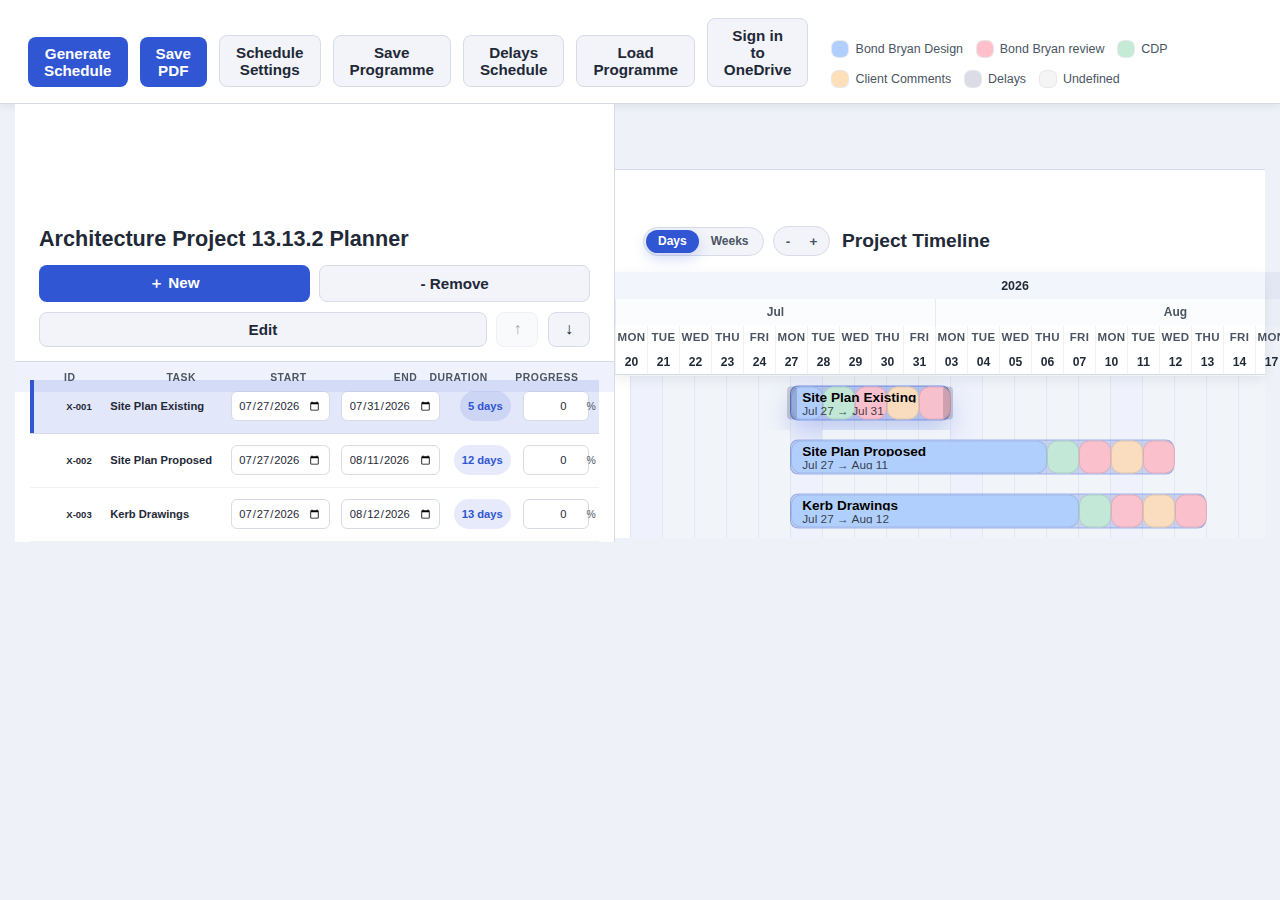
<file: index.html>
<!DOCTYPE html>
<html lang="en">
<head>
  <meta charset="UTF-8">
  <meta name="viewport" content="width=device-width, initial-scale=1.0">
  <title>Architecture Project Planner</title>
  <style>
    *,*::before,*::after{box-sizing:border-box;}
    :root{--sidebar-width:600px;--day-width:32px;--row-height:54px;--primary:#3056d3;--surface:#fff;--surface-alt:#f2f4f9;--border:#d6dbe7;--text:#1f2937;--text-muted:#4b5563;--header-offset-days:7rem;--header-offset-weeks:8rem;--top-offset:0px;--sidebar-header-height:0px;--task-header-height:0px;--gantt-header-height:0px;--timeline-header-height:0px;--task-scroll-height:calc(100vh - 220px);--gantt-scroll-height:calc(100vh - 220px);}
    body{margin:0;font-family:"Inter","Segoe UI",-apple-system,BlinkMacSystemFont,sans-serif;background:#eef1f7;color:var(--text);min-height:100vh;display:flex;flex-direction:column;font-size:.94rem;}
    h1,h2,h3{margin:0;}
    button{border:0;background:var(--primary);color:#fff;border-radius:8px;padding:.5rem 1rem;font-size:.95rem;font-weight:600;cursor:pointer;transition:transform .15s ease,box-shadow .15s ease;}
    button:disabled{opacity:.4;cursor:not-allowed;}
    button:not(:disabled):hover{transform:translateY(-1px);box-shadow:0 10px 18px rgba(48,86,211,.16);}
    input,textarea{font:inherit;border-radius:6px;border:1px solid var(--border);padding:.35rem .5rem;width:100%;background:#fff;color:inherit;}
    input:focus,textarea:focus{outline:2px solid rgba(48,86,211,.25);border-color:transparent;}
    textarea{resize:vertical;min-height:96px;}
    .top-bar{display:flex;justify-content:space-between;align-items:flex-end;gap:1.5rem;padding:1.1rem 1.75rem 1rem;background:#fff;border-bottom:1px solid var(--border);box-shadow:0 2px 8px rgba(31,45,61,.08);position:sticky;top:0;z-index:5;}
    .top-bar .top-controls{display:flex;flex-wrap:wrap;align-items:flex-end;gap:1rem;}
    .top-bar .button-row{display:flex;align-items:center;gap:.75rem;}
    .top-bar .button-row .secondary{background:var(--surface-alt);color:var(--text);border:1px solid var(--border);box-shadow:none;}
    .top-bar .button-row .secondary:hover{transform:none;color:var(--primary);border-color:var(--primary);}
    .top-bar .field{display:flex;flex-direction:column;gap:.35rem;}
    .top-bar label{font-size:.75rem;font-weight:600;text-transform:uppercase;letter-spacing:.04em;color:var(--text-muted);}
    .top-bar input,.top-bar select{min-width:140px;padding:.4rem .6rem;border-radius:8px;border:1px solid var(--border);background:#fff;font:inherit;color:inherit;}
    .top-bar input:focus,.top-bar select:focus{outline:2px solid rgba(48,86,211,.25);border-color:transparent;}
    .top-bar button{align-self:flex-end;}
    .legend{display:flex;flex-wrap:wrap;gap:.85rem;align-items:center;}
    .legend-item{display:flex;align-items:center;gap:.45rem;font-size:.78rem;color:var(--text-muted);}
    .legend-swatch{width:16px;height:16px;border-radius:6px;box-shadow:0 0 0 1px rgba(15,23,42,.1);}
    .app{display:flex;flex:1;min-height:0;}
    .sidebar{width:var(--sidebar-width);flex:0 0 var(--sidebar-width);background:var(--surface);border-right:1px solid var(--border);display:flex;flex-direction:column;position:sticky;left:0;z-index:6;min-height:0;}
    .sidebar-header{padding:1.2rem 1.5rem .9rem;border-bottom:1px solid var(--border);position:sticky;top:var(--top-offset);z-index:7;background:var(--surface);}
    .sidebar-header h1{font-size:1.35rem;font-weight:700;margin-bottom:.8rem;}
    .sidebar-actions{display:flex;gap:.6rem;flex-wrap:wrap;}
    .sidebar-actions button{flex:1 0 48%;min-width:0;}
    .sidebar-actions .icon-btn{flex:0 0 auto;width:42px;padding:.45rem;background:var(--surface-alt);color:var(--text);border:1px solid var(--border);box-shadow:none;font-size:1rem;line-height:1;border-radius:8px;}
    .sidebar-actions .icon-btn:hover{transform:none;color:var(--primary);border-color:var(--primary);}
    .sidebar-actions .secondary{background:var(--surface-alt);color:var(--text);border:1px solid var(--border);box-shadow:none;}
    .sidebar-actions .secondary:hover{transform:none;color:var(--primary);border-color:var(--primary);}
    .task-list-header,
    .task-row{display:grid;grid-template-columns:50px 120px 110px 110px 70px 90px;column-gap:0.6px;align-items:center;}
    .task-list-header{padding:0.6rem 1rem;font-size:.65rem;font-weight:600;text-transform:uppercase;letter-spacing:.05em;color:var(--text-muted);background:rgba(48,86,211,.08);position:sticky;top:calc(var(--top-offset) + var(--sidebar-header-height));z-index:6;align-items:left;}
    .task-list-header span{display:flex;align-items:center;justify-content:flex-end;padding:0 .35rem;}
    .task-header-identifier{justify-content:center;}
    .task-header-name{justify-content:flex-start;}
    .task-list-scroll{flex:1;overflow-y:auto;overflow-x:visible;max-height:var(--task-scroll-height);scrollbar-gutter:stable both-edges;background:var(--surface);min-height:0;padding-top:var(--task-header-height);scroll-padding-top:var(--task-header-height);}
    .task-list{flex:1;overflow:visible;padding:0;min-height:0;margin-top:3.8rem;}
    .task-row{align-items:center;padding:0 1.5rem;height:var(--row-height);border-bottom:1px solid rgba(15,23,42,.06);cursor:pointer;transition:background .15s ease,box-shadow .15s ease;font-size:.7rem;}
    .task-row > *{width:100%;box-sizing:border-box;height:100%;display:flex;align-items:center;padding:0 .35rem;}
    .task-row .task-identifier{justify-content:center;font-weight:700;font-size:.595rem;text-transform:uppercase;font-variant-numeric:tabular-nums;color:var(--text);}
    .task-row.stage-row .task-identifier{color:#7c6c1f;}
    .task-row .task-identifier.identifier-placeholder{color:var(--text-muted);font-weight:600;}
    .task-row .task-name{justify-content:flex-start;}
    .task-row .task-start,
    .task-row .task-end,
    .task-row .task-duration-cell,
    .task-row .task-progress{justify-content:flex-end;}
    .task-row:hover{background:rgba(48,86,211,.08);}
    .task-row.selected{background:rgba(48,86,211,.14);box-shadow:inset 4px 0 0 var(--primary);}
    .task-row.dragging{opacity:.55;}
    .task-row.drag-over{background:rgba(48,86,211,.18);box-shadow:inset 0 0 0 2px rgba(48,86,211,.35);}
    .task-row.stage-row{background:rgb(250,250,210);}
    .task-row.stage-row.selected{box-shadow:inset 4px 0 0 rgba(212,163,18,.85);}
    .task-row.stage-child .task-name{padding-left:1.25rem;}
    .task-row.stage-row .stage-meta-hidden{visibility:hidden;pointer-events:none;}
    .task-name{display:flex;align-items:center;font-size:inherit;font-weight:600;color:var(--text);}
    .task-duration{font-size:.7rem;font-weight:600;text-align:center;padding:.3rem .5rem;border-radius:999px;background:rgba(48,86,211,.12);color:var(--primary);height:30px;display:inline-flex;align-items:center;justify-content:center;line-height:1;}
    .task-progress{position:relative;display:flex;align-items:center;justify-content:flex-end;gap:.2rem;height:100%;}
    .task-row input[type="date"],.task-row input[type="number"]{font-size:.7rem;padding:.25rem .4rem;height:30px;line-height:30px;}
    .task-row input[type="date"]{width:100%;}
    .task-progress input{text-align:right;width:68px;min-width:unset;padding-right:1.3rem;}
    .task-progress span{position:relative;right:.35rem;transform:none;font-size:.65rem;color:var(--text-muted);}
    .planner-viewport{flex:1;display:flex;overflow-x:auto;overflow-y:hidden;position:relative;min-height:0;min-width:0;scrollbar-gutter:stable both-edges;align-items:flex-start;}
    .gantt-wrapper{flex:1;display:flex;flex-direction:column;min-width:0;}
    .gantt-header{padding:1.2rem 1.75rem 1rem;display:flex;justify-content:space-between;align-items:center;gap:1rem;flex-wrap:wrap;position:sticky;top:var(--top-offset);z-index:5;background:#fff;}
    .gantt-header h2{font-size:1.2rem;font-weight:600;}
    .gantt-header-left{display:inline-flex;align-items:center;gap:.75rem;flex-wrap:wrap;}
    .timeline-controls{display:flex;align-items:center;gap:.6rem;}
    .view-mode-toggle{display:inline-flex;align-items:center;background:var(--surface-alt);border:1px solid var(--border);border-radius:999px;padding:2px;}
    .view-mode-toggle button{border:0;background:transparent;color:var(--text-muted);font-size:.75rem;font-weight:600;padding:.3rem .75rem;border-radius:999px;cursor:pointer;transition:background .15s ease,color .15s ease,box-shadow .15s ease;}
    .view-mode-toggle button.active{background:var(--primary);color:#fff;box-shadow:0 6px 14px rgba(48,86,211,.2);}
    .view-mode-toggle button:focus-visible{outline:2px solid rgba(48,86,211,.35);outline-offset:2px;}
    .zoom-controls{display:inline-flex;align-items:center;background:var(--surface-alt);border:1px solid var(--border);border-radius:999px;padding:2px;}
    .zoom-controls button{border:0;background:transparent;color:var(--text-muted);font-size:.85rem;font-weight:700;padding:.28rem .6rem;border-radius:999px;cursor:pointer;transition:background .15s ease,color .15s ease,box-shadow .15s ease;}
    .zoom-controls button:hover:not(:disabled){color:var(--primary);background:rgba(48,86,211,.12);}
    .zoom-controls button:disabled{cursor:not-allowed;opacity:.45;}
    .zoom-controls button:focus-visible{outline:2px solid rgba(48,86,211,.35);outline-offset:2px;}
    .planner-viewport{flex:1;display:flex;overflow:auto;position:relative;min-height:0;min-width:0;scrollbar-gutter:stable both-edges;align-items:flex-start;}
    .gantt-calendar{flex:1;background:var(--surface);border-top:1px solid var(--border);position:relative;display:flex;flex-direction:column;min-width:0;}
    .timeline-header{position:sticky;top:calc(var(--top-offset) + var(--gantt-header-height));z-index:5;display:grid;background:#fff;border-bottom:1px solid var(--border);box-shadow:0 4px 12px rgba(15,23,42,.08);grid-auto-flow:column;}
    .timeline-header .timeline-year,
    .timeline-header .timeline-month,
    .timeline-header .timeline-week{display:flex;align-items:center;justify-content:center;padding:.4rem .6rem;font-weight:700;font-size:.78rem;color:var(--text);border-left:1px solid rgba(15,23,42,.08);background:rgba(48,86,211,.06);}
    .timeline-header .timeline-month{font-weight:600;font-size:.75rem;color:var(--text-muted);background:rgba(48,86,211,.02);}
    .timeline-header .timeline-week{background:rgba(48,86,211,.08);color:var(--text);}
    .timeline-header .timeline-day-name,
    .timeline-header .timeline-day-number{display:flex;align-items:center;justify-content:center;padding:.35rem .25rem;border-left:1px solid rgba(15,23,42,.06);}
    .timeline-header > *{position:relative;z-index:2;}
    .timeline-highlight{background:rgba(220,38,38,.12);border-left:2px solid transparent;border-right:2px solid transparent;border-radius:6px;pointer-events:none;z-index:1;}
    .timeline-highlight--today{background:rgba(220,38,38,.12);border-color:#dc2626;}
    .timeline-highlight--deadline{background:rgba(253,224,140,.28);border-color:#d97706;}
    .timeline-highlight--standdown{background:rgba(148,163,184,.28);border-color:#475569;}
    .timeline-header.week-view .timeline-highlight{border-radius:4px;}
    .timeline-header .timeline-day-name.today,
    .timeline-header .timeline-day-number.today,
    .timeline-header .timeline-week.today{color:#dc2626;font-weight:700;}
    .timeline-header .timeline-day-name.milestone-deadline,
    .timeline-header .timeline-day-number.milestone-deadline,
    .timeline-header .timeline-week.milestone-deadline{color:#b45309;font-weight:700;}
    .timeline-header .timeline-day-name.milestone-standdown,
    .timeline-header .timeline-day-number.milestone-standdown,
    .timeline-header .timeline-week.milestone-standdown{color:#334155;font-weight:700;}
    .timeline-header .timeline-day-name{font-size:.72rem;font-weight:600;color:var(--text-muted);letter-spacing:.03em;text-transform:uppercase;}
    .timeline-header .timeline-day-number{font-size:.76rem;font-weight:700;color:var(--text);}
    .timeline-header .timeline-year:first-child,
    .timeline-header .timeline-month:first-child,
    .timeline-header .timeline-week:first-child,
    .timeline-header .timeline-day-name:first-child,
    .timeline-header .timeline-day-number:first-child{border-left:none;}
    .timeline-header.week-view .timeline-year,
    .timeline-header.week-view .timeline-month{background:rgba(48,86,211,.04);}
    .gantt-body-scroll{flex:1;overflow-y:auto;overflow-x:visible;max-height:var(--gantt-scroll-height);scrollbar-gutter:stable both-edges;background:var(--surface);min-height:0;padding-top:var(--timeline-header-height);scroll-padding-top:var(--timeline-header-height);}
    .gantt-body{margin-top:0;display:flex;flex-direction:column;gap:0;transition:margin-top .2s ease;min-width:100%;}
    .gantt-row{position:relative;height:var(--row-height);min-width:100%;overflow:visible;}
    .gantt-row.stage-row{background:transparent;}
    .gantt-row.stage-child .task-label{padding-left:1rem;}
    .gantt-grid{position:absolute;inset:0;display:grid;pointer-events:none;z-index:0;}
    .gantt-grid .day-cell{position:relative;border-left:1px solid rgba(15,23,42,.05);background:rgba(240,243,248,.9);}
    .gantt-grid .day-cell:nth-child(5n+1){background:rgba(48,86,211,.08);}
    .gantt-grid .day-cell::before,
    .gantt-grid .day-cell::after{content:"";position:absolute;top:0;bottom:0;left:0;right:0;border-radius:6px;pointer-events:none;}
    .gantt-grid .day-cell::before{background:transparent;opacity:0;}
    .gantt-grid .day-cell.milestone-deadline::before{background:rgba(253,224,140,.28);border-left:2px solid #d97706;border-right:2px solid #d97706;opacity:1;}
    .gantt-grid .day-cell.milestone-standdown::before{background:rgba(148,163,184,.32);border-left:2px solid #475569;border-right:2px solid #475569;opacity:1;}
    .gantt-grid .day-cell.today::after{background:rgba(220,38,38,.12);border-left:2px solid #dc2626;border-right:2px solid #dc2626;}
    .stage-empty-label{position:absolute;left:12px;top:50%;transform:translateY(-50%);font-weight:600;color:#7c6c1f;pointer-events:none;}
    .task-bar{position:absolute;top:50%;transform:translateY(-50%);height:35px;min-height:35px;border-radius:8px;background:rgba(48,86,211,.22);border:1px solid rgba(48,86,211,.32);display:flex;flex-direction:column;align-items:flex-start;justify-content:center;gap:.12rem;padding:.25rem .7rem;cursor:pointer;transition:box-shadow .2s ease,transform .2s ease;overflow:visible;}
    .task-bar:hover{transform:translateY(calc(-50% - 0.5px));box-shadow:0 12px 22px rgba(48,86,211,.2);}
    .task-bar.selected{background:rgba(48,86,211,.32);border-color:rgba(48,86,211,.55);box-shadow:0 12px 26px rgba(48,86,211,.26);}
    .task-bar.stage-bar{background:rgb(250,250,210)!important;border-color:rgba(212,163,18,.85)!important;box-shadow:0 2px 6px rgba(212,163,18,.25);}
    .task-bar.stage-bar:hover,
    .task-bar.stage-bar.selected{background:rgb(255,247,190)!important;border-color:rgba(180,140,0,.9)!important;}
    .task-bar.stage-bar .progress{background:rgba(255,255,255,.35);}
    .task-label{font-size:.85rem;font-weight:600;line-height:1.05;white-space:nowrap;pointer-events:none;color:#000;position:relative;z-index:5;text-shadow:0 1px 2px rgba(255,255,255,.25);max-width:100%;overflow:hidden;text-overflow:ellipsis;}
    .task-dates{font-size:.74rem;line-height:1.05;color:rgba(0,0,0,.72);pointer-events:none;position:relative;z-index:5;max-width:100%;overflow:hidden;text-overflow:ellipsis;}
    .task-bar .progress{position:absolute;top:0;bottom:0;left:0;width:0;background:repeating-linear-gradient(135deg,rgba(255,255,255,.9)0,rgba(255,255,255,.9)6px,rgba(255,255,255,.25)6px,rgba(255,255,255,.25)12px);background-color:rgba(255,255,255,.25);border-radius:8px 0 0 8px;pointer-events:none;transition:width .2s ease;z-index:5;box-shadow:inset -1px 0 0 rgba(0,0,0,.08);overflow:hidden;}
    .task-bar .progress.is-full{border-radius:8px;}
    .mini-layer{position:absolute;inset:0;pointer-events:auto;border-radius:8px;overflow:visible;z-index:4;}
    .single-event-marker{position:absolute;top:50%;transform:translate(-50%,-50%);width:0;height:0;border-left:10px solid transparent;border-right:10px solid transparent;border-bottom:16px solid #2fb879;cursor:pointer;pointer-events:auto;z-index:6;}
    .single-event-marker:hover{filter:brightness(1.05);}
    .single-event-marker.selected{border-bottom-color:#228a5f;}
    .mini-segment{position:absolute;top:0;bottom:0;opacity:.92;pointer-events:auto;border-radius:10px;box-shadow:inset 0 0 0 1px rgba(15,23,42,.12);cursor:pointer;transition:box-shadow .15s ease;}
    .mini-segment.locked{box-shadow:inset 0 0 0 3px rgba(17,24,39,.65);}
    .mini-segment.undefined{background:rgb(245,245,245);box-shadow:inset 0 0 0 1px rgba(107,114,128,.35);}
    .mini-segment .mini-handle{position:absolute;top:50%;transform:translateY(-50%);width:16px;height:70%;border-radius:10px;cursor:col-resize;background:transparent;border:1px solid transparent;box-shadow:none;display:flex;align-items:center;justify-content:center;z-index:5;transition:transform .15s ease;}
    .mini-segment .mini-handle::before{display:none;}
    .mini-segment .mini-handle:hover{transform:translateY(-50%) scale(1.05);}
    .mini-segment .mini-handle-left{left:-7px;}
    .mini-segment .mini-handle-right{right:-7px;}
    .mini-segment .mini-handle.disabled{cursor:not-allowed;opacity:.2;background:transparent;box-shadow:none;}
    .mini-segment.locked .mini-handle{cursor:not-allowed;background:transparent;opacity:.2;}
    .mini-segment.locked .mini-handle:hover{background:transparent;}
    .standdown-layer{position:absolute;inset:0;pointer-events:none;z-index:3;}
    .standdown-gap{position:absolute;top:-1px;bottom:-1px;background:rgba(55,65,81,.7);border-left:1px dashed rgba(31,41,55,.8);border-right:1px dashed rgba(31,41,55,.8);box-shadow:inset 0 0 0 1px rgba(17,24,39,.36);}
    .mini-0{background:rgba(48,86,211,.88);} .mini-1{background:rgba(46,160,67,.85);} .mini-2{background:rgba(191,135,0,.85);} .mini-3{background:rgba(219,97,162,.85);} .mini-4{background:rgba(137,87,229,.85);} .mini-5{background:rgba(64,193,213,.85);} .mini-6{background:rgba(231,120,67,.85);}
    .handle{position:absolute;top:0;bottom:0;width:10px;background:rgba(15,23,42,.18);border-radius:4px;cursor:ew-resize;opacity:0;transition:opacity .15s ease;z-index:6;}
    .task-bar:hover .handle,.task-bar.selected .handle{opacity:1;}
    .handle-start{left:-4px;}
    .handle-end{right:-4px;}
    .empty-state{padding:2rem 1.5rem;color:var(--text-muted);font-size:.95rem;text-align:center;}
    .modal-backdrop{position:fixed;inset:0;background:rgba(15,23,42,.45);backdrop-filter:blur(2px);z-index:10;}
    .modal{position:fixed;inset:0;display:flex;align-items:center;justify-content:center;z-index:11;padding:2rem;}
    .modal.hidden,.modal-backdrop.hidden{display:none;}
    .modal-content{background:#fff;border-radius:14px;width:min(720px,96vw);max-height:92vh;display:flex;flex-direction:column;box-shadow:0 28px 64px rgba(15,23,42,.3);overflow:auto;}
    .modal-header{padding:1.3rem 1.75rem 1rem;border-bottom:1px solid rgba(15,23,42,.08);display:flex;align-items:center;justify-content:space-between;}
    .modal-body{padding:1.4rem 1.75rem;display:flex;flex-direction:column;gap:1.4rem;}
    .form-grid{display:grid;grid-template-columns:repeat(2,minmax(0,1fr));gap:1rem 1.4rem;}
    .form-group{display:flex;flex-direction:column;gap:.4rem;font-size:.88rem;}
    .form-group label{font-weight:600;color:var(--text-muted);}
    .duration-indicator{display:inline-flex;align-items:center;gap:.4rem;padding:.35rem .6rem;border-radius:999px;background:rgba(48,86,211,.12);color:var(--primary);font-size:.8rem;font-weight:600;}
    .mini-task-section{border:1px solid rgba(15,23,42,.08);border-radius:12px;background:rgba(48,86,211,.05);padding:1.1rem 1.4rem;display:flex;flex-direction:column;gap:1rem;}
    .mini-task-section h3{font-size:1rem;font-weight:700;}
    .mini-task-section p{margin:0;font-size:.85rem;color:var(--text-muted);}
    .mini-task-header{display:flex;justify-content:space-between;align-items:flex-start;gap:.8rem;flex-wrap:wrap;}
    .mini-task-heading{flex:1 1 auto;min-width:220px;}
    .mini-task-toolbar{display:inline-flex;align-items:center;gap:.4rem;}
    .mini-task-toolbar button{border:1px solid var(--border);background:#fff;color:var(--text);border-radius:8px;padding:.32rem .65rem;font-size:.82rem;font-weight:600;cursor:pointer;transition:color .15s ease,border-color .15s ease,transform .15s ease;}
    .mini-task-toolbar button:hover:not(:disabled){color:var(--primary);border-color:var(--primary);transform:translateY(-1px);}
    .mini-task-toolbar button:disabled{cursor:not-allowed;opacity:.45;transform:none;}
    .mini-task-controls-row{display:flex;justify-content:flex-end;align-items:center;gap:.6rem;flex-wrap:wrap;margin-top:-.3rem;}
    .mini-unit-toggle{display:inline-flex;align-items:center;background:#fff;border:1px solid var(--border);border-radius:999px;padding:2px;}
    .mini-unit-toggle .mini-unit-btn{border:0;background:transparent;color:var(--text-muted);font-size:.74rem;font-weight:600;padding:.28rem .6rem;border-radius:999px;cursor:pointer;transition:background .15s ease,color .15s ease;}
    .mini-unit-toggle .mini-unit-btn.active{background:var(--primary);color:#fff;}
    .mini-unit-toggle .mini-unit-btn:focus-visible{outline:2px solid rgba(48,86,211,.35);outline-offset:2px;}
    .mini-task-list{display:flex;flex-direction:column;gap:.8rem;}
    .mini-task-item{display:grid;grid-template-columns:auto 300px 110px auto;gap:.55rem;align-items:center;padding:.45rem .65rem;border-radius:10px;background:rgba(255,255,255,.9);border:1px solid rgba(15,23,42,.05);transition:box-shadow .15s ease, border-color .15s ease;}
    .mini-task-item.duration-focused{box-shadow:0 0 0 2px rgba(48,86,211,.35);border-color:rgba(48,86,211,.55);}
    .mini-task-item.locked{border-color:rgba(48,86,211,.6);box-shadow:0 0 0 2px rgba(48,86,211,.45) inset;}
    .mini-task-item.disabled{opacity:.4;}
    .mini-task-item label{display:flex;align-items:center;gap:.4rem;font-weight:600;font-size:.82rem;}
    .mini-task-item input[type="checkbox"]{width:18px;height:18px;accent-color:var(--primary);}
    .mini-task-item select{font:inherit;border-radius:6px;border:1px solid var(--border);padding:.4rem .5rem;background:#fff;color:inherit;}
    .mini-task-item select:disabled{background:#fff;}
    .mini-task-duration{display:flex;align-items:center;gap:.3rem;font-size:.75rem;color:var(--text-muted);}
    .mini-task-duration input{width:58px;text-align:right;padding-right:.3rem;font-size:.75rem;height:28px;}
    .mini-task-controls{display:flex;flex-direction:column;gap:.35rem;align-items:center;align-self:flex-start;}
    .mini-task-controls button{width:28px;height:28px;border:1px solid var(--border);border-radius:6px;background:#fff;color:var(--text);font-size:.8rem;font-weight:600;display:flex;align-items:center;justify-content:center;padding:0;cursor:pointer;transition:color .15s ease,border-color .15s ease,transform .15s ease;}
    .mini-task-controls button:hover:not(:disabled){color:var(--primary);border-color:var(--primary);transform:translateY(-1px);}
    .mini-task-controls button:disabled{opacity:.35;cursor:not-allowed;transform:none;}
    .single-event-toggle{display:inline-flex;align-items:center;gap:.5rem;font-weight:600;color:var(--text);}
    .single-event-toggle input{width:18px;height:18px;accent-color:var(--primary);}
    .mini-delay-extras{display:none;grid-column:1 / -1;width:100%;flex-direction:column;align-items:flex-start;gap:.5rem;margin-top:.4rem;}
    .mini-task-item.delay-active .mini-delay-extras{display:flex;}
    .mini-task-item.delay-active .mini-task-duration{margin-bottom:.2rem;}
    .mini-delay-extras textarea{font-size:.8rem;padding:.35rem .5rem;border:1px solid var(--border);border-radius:6px;width:300px;min-height:96px;resize:vertical;}
    .mini-delay-extras textarea:disabled{background:#f9fafb;color:var(--text-muted);cursor:not-allowed;}
    .mini-delay-extras .mini-delay-charge{display:flex;align-items:center;gap:.4rem;font-size:.76rem;color:var(--text-muted);}
    .delay-modal-backdrop{position:fixed;inset:0;background:rgba(15,23,42,.45);backdrop-filter:blur(2px);z-index:14;}
    .delay-modal{position:fixed;inset:0;display:flex;align-items:center;justify-content:center;z-index:15;padding:2rem;}
    .delay-modal.hidden,.delay-modal-backdrop.hidden{display:none;}
    .delay-modal-content{background:#fff;border-radius:14px;width:min(720px,95vw);max-height:92vh;display:flex;flex-direction:column;box-shadow:0 28px 64px rgba(15,23,42,.3);overflow:hidden;}
    .delay-modal-header{display:flex;align-items:center;justify-content:space-between;padding:1.2rem 1.5rem;border-bottom:1px solid rgba(15,23,42,.08);}
    .delay-modal-header h2{margin:0;font-size:1.2rem;font-weight:700;}
    .delay-close-btn{border:none;background:transparent;font-size:1.4rem;line-height:1;cursor:pointer;color:var(--text-muted);padding:.2rem .4rem;border-radius:6px;}
    .delay-close-btn:hover{color:var(--primary);}
    .delay-modal-body{padding:1.2rem 1.5rem;overflow:auto;}
    .delay-table{width:100%;border-collapse:collapse;font-size:.85rem;}
    .delay-table th,.delay-table td{border:1px solid rgba(15,23,42,.12);padding:.55rem .6rem;text-align:left;vertical-align:middle;white-space:normal;word-break:break-word;}
    .delay-table thead{background:rgba(48,86,211,.08);font-weight:700;}
    .delay-table tbody tr:nth-child(even){background:rgba(248,250,255,.7);}
    .delay-table tbody tr:hover{background:rgba(48,86,211,.1);}
    .delay-table tbody textarea{width:300px;max-width:100%;box-sizing:border-box;font-size:.82rem;padding:.3rem .45rem;border:1px solid rgba(15,23,42,.2);border-radius:6px;min-height:96px;resize:vertical;}
    .delay-charge-cell{padding:0;text-align:center;vertical-align:middle;}
    .delay-charge-cell .delay-charge-wrapper{display:flex;justify-content:center;align-items:center;height:100%;padding:.55rem 0;}
    .delay-table-empty{text-align:center;color:var(--text-muted);font-style:italic;}
    .modal-footer{padding:1rem 1.75rem 1.35rem;border-top:1px solid rgba(15,23,42,.08);display:flex;justify-content:flex-end;gap:.75rem;}
    .modal-footer .secondary{background:#fff;color:var(--text);border:1px solid var(--border);}
    .modal-footer .secondary:hover{color:var(--primary);border-color:var(--primary);transform:none;}
    .schedule-modal-backdrop{position:fixed;inset:0;background:rgba(15,23,42,.45);backdrop-filter:blur(2px);z-index:12;}
    .schedule-modal{position:fixed;inset:0;display:flex;align-items:center;justify-content:center;z-index:13;padding:2rem;}
    .schedule-modal.hidden,.schedule-modal-backdrop.hidden{display:none;}
    .schedule-modal-content{background:#fff;border-radius:14px;width:min(660px,95vw);max-height:92vh;display:flex;flex-direction:column;box-shadow:0 28px 64px rgba(15,23,42,.3);}
    .schedule-modal-header{padding:1.4rem 1.75rem 1rem;border-bottom:1px solid rgba(15,23,42,.08);display:flex;flex-direction:column;gap:.45rem;}
    .schedule-modal-header h2{margin:0;font-size:1.25rem;font-weight:700;}
    .schedule-modal-header p{margin:0;font-size:.88rem;color:var(--text-muted);}
    .schedule-modal-body{padding:1.4rem 1.75rem;display:flex;flex-direction:column;gap:1rem;overflow:auto;}
    .milestone-toolbar{display:flex;gap:.6rem;flex-wrap:wrap;}
    .milestone-toolbar button{background:var(--primary);color:#fff;border:none;border-radius:8px;padding:.45rem 1rem;font-size:.85rem;font-weight:600;cursor:pointer;transition:transform .15s ease,box-shadow .15s ease;}
    .milestone-toolbar button:hover{transform:translateY(-1px);box-shadow:0 8px 16px rgba(48,86,211,.18);}
    .milestone-toolbar button:disabled{opacity:.4;cursor:not-allowed;transform:none;box-shadow:none;}
    .milestone-toolbar .neutral{background:#fff;color:var(--text);border:1px solid var(--border);box-shadow:none;}
    .milestone-toolbar .neutral:hover{transform:none;color:var(--primary);border-color:var(--primary);}
    .milestone-list{list-style:none;margin:0;padding:0;display:flex;flex-direction:column;gap:.75rem;}
    .milestone-item{display:grid;grid-template-columns:minmax(0,1fr) 140px repeat(2,minmax(130px,1fr));gap:.75rem;align-items:center;padding:.8rem 1rem;border:1px solid rgba(15,23,42,.08);border-radius:10px;background:rgba(248,250,255,.9);position:relative;cursor:pointer;transition:border-color .15s ease,box-shadow .15s ease,background .15s ease;}
    .milestone-item:hover{border-color:rgba(48,86,211,.35);box-shadow:0 12px 28px rgba(15,23,42,.16);}
    .milestone-item.selected{border-color:var(--primary);box-shadow:0 14px 34px rgba(48,86,211,.24);background:#fff;}
    .milestone-item .field{display:flex;flex-direction:column;gap:.3rem;}
    .milestone-item .field label{font-size:.72rem;font-weight:600;color:var(--text-muted);}
    .milestone-item input[type="text"]{border:1px solid var(--border);border-radius:8px;padding:.4rem .6rem;font-size:.85rem;}
    .milestone-item select,
    .milestone-item input[type="date"]{border:1px solid var(--border);border-radius:8px;padding:.35rem .5rem;font-size:.8rem;}
    .milestone-item .placeholder{display:flex;align-items:center;justify-content:center;font-size:.78rem;color:var(--text-muted);background:rgba(15,23,42,.04);border:1px dashed rgba(15,23,42,.16);border-radius:8px;padding:.45rem;}
    .empty-milestones{padding:1.2rem;border:1px dashed rgba(15,23,42,.2);border-radius:12px;text-align:center;color:var(--text-muted);font-size:.9rem;}
    .schedule-modal-footer{padding:1rem 1.75rem 1.35rem;border-top:1px solid rgba(15,23,42,.08);display:flex;justify-content:flex-end;gap:.75rem;background:#fff;border-radius:0 0 14px 14px;}
    .schedule-modal-footer .secondary{background:#fff;color:var(--text);border:1px solid var(--border);padding:.55rem 1.15rem;font-size:.9rem;border-radius:8px;}
    .schedule-modal-footer .secondary:hover{color:var(--primary);border-color:var(--primary);transform:none;}
    .schedule-modal-footer button:not(.secondary){background:var(--primary);color:#fff;border:none;padding:.55rem 1.25rem;font-size:.95rem;font-weight:600;border-radius:8px;cursor:pointer;transition:transform .15s ease,box-shadow .15s ease;}
    .schedule-modal-footer button:not(.secondary):hover{transform:translateY(-1px);box-shadow:0 10px 20px rgba(48,86,211,.18);}
    .generate-modal-backdrop{position:fixed;inset:0;background:rgba(15,23,42,.45);backdrop-filter:blur(2px);z-index:12;}
    .generate-modal{position:fixed;inset:0;display:flex;align-items:center;justify-content:center;z-index:13;padding:2rem;}
    .generate-modal.hidden,.generate-modal-backdrop.hidden{display:none;}
    .generate-modal-content{background:#fff;border-radius:14px;width:min(520px,92vw);max-height:90vh;display:flex;flex-direction:column;box-shadow:0 28px 64px rgba(15,23,42,.3);}
    .generate-modal-header{padding:1.4rem 1.75rem 1rem;border-bottom:1px solid rgba(15,23,42,.08);display:flex;flex-direction:column;gap:.4rem;}
    .generate-modal-header h2{margin:0;font-size:1.2rem;font-weight:700;}
    .generate-modal-header p{margin:0;font-size:.9rem;color:var(--text-muted);}
    .generate-modal-body{padding:1.4rem 1.75rem;overflow:auto;}
    .generate-modal-footer{padding:1rem 1.75rem 1.3rem;border-top:1px solid rgba(15,23,42,.08);display:flex;justify-content:flex-end;gap:.75rem;background:#fff;border-radius:0 0 14px 14px;}
    .generate-modal-footer .secondary{background:#fff;color:var(--text);border:1px solid var(--border);border-radius:8px;padding:.55rem 1.1rem;font-size:.9rem;}
    .generate-modal-footer .secondary:hover{color:var(--primary);border-color:var(--primary);}
    .generate-modal-footer button:not(.secondary){background:var(--primary);color:#fff;border:none;padding:.55rem 1.25rem;font-size:.95rem;font-weight:600;border-radius:8px;cursor:pointer;transition:transform .15s ease,box-shadow .15s ease;}
    .generate-modal-footer button:not(.secondary):hover{transform:translateY(-1px);box-shadow:0 10px 20px rgba(48,86,211,.18);}
    @media(max-width:1200px){:root{--sidebar-width:320px;--day-width:28px;}}
    @media(max-width:960px){:root{--sidebar-width:100%;}.app{flex-direction:column;}.sidebar{width:100%;flex:auto;max-height:55vh;border-right:none;border-bottom:1px solid var(--border);position:relative;left:auto;z-index:auto;}.task-list-header,.task-row{grid-template-columns:64px minmax(0,1.2fr) 92px 92px 92px 76px;}.task-duration{display:none;}}
  </style>
</head>
<body>
  <header class="top-bar">
    <div class="top-controls">
      <div class="button-row">
        <button type="button" id="generateScheduleBtn">Generate Schedule</button>
        <button type="button" id="savePdfBtn">Save PDF</button>
        <button type="button" id="scheduleSettingsBtn" class="secondary">Schedule Settings</button>
        <button type="button" id="saveProgrammeBtn" class="secondary">Save Programme</button>
        <button type="button" id="delayScheduleBtn" class="secondary">Delays Schedule</button>
        <button type="button" id="loadProgrammeBtn" class="secondary">Load Programme</button>
        <button type="button" id="graphAuthBtn" class="secondary">Sign in to OneDrive</button>
      </div>
    </div>
    <div class="legend" id="taskLegend"></div>
  </header>
  <div class="app">
    <div class="planner-viewport" id="plannerViewport">
      <aside class="sidebar">
        <div class="sidebar-header">
          <h1>Architecture Project 13.13.2 Planner</h1>
          <div class="sidebar-actions">
            <button id="addTaskBtn" type="button">＋ New</button>
            <button id="removeTaskBtn" class="secondary" type="button" disabled>- Remove</button>
            <button id="editTaskBtn" class="secondary" type="button" disabled>Edit</button>
            <button id="moveUpBtn" class="secondary icon-btn" type="button" disabled title="Move task up" aria-label="Move task up">↑</button>
            <button id="moveDownBtn" class="secondary icon-btn" type="button" disabled title="Move task down" aria-label="Move task down">↓</button>
          </div>
        </div>
        <div class="task-list-header">
          <span class="task-header-identifier">ID</span>
          <span class="task-header-name">Task</span>
          <span class="task-header-start">Start</span>
          <span class="task-header-end">End</span>
          <span class="task-header-duration">Duration</span>
          <span class="task-header-progress">Progress</span>
        </div>
        <div class="task-list-scroll">
          <div class="task-list" id="taskList"></div>
        </div>
      </aside>
      <main class="gantt-wrapper">
        <div class="gantt-header">
          <div class="gantt-header-left">
            <div class="timeline-controls">
              <div class="view-mode-toggle" role="group" aria-label="Timeline view mode">
                <button type="button" class="view-mode-btn active" data-view-mode="days" aria-pressed="true">Days</button>
                <button type="button" class="view-mode-btn" data-view-mode="weeks" aria-pressed="false">Weeks</button>
              </div>
              <div class="zoom-controls" role="group" aria-label="Timeline zoom">
                <button type="button" id="zoomOutBtn" aria-label="Zoom out">-</button>
                <button type="button" id="zoomInBtn" aria-label="Zoom in">+</button>
              </div>
            </div>
            <h2>Project Timeline</h2>
          </div>
        </div>
        <div class="gantt-calendar">
          <div class="timeline-header" id="timelineHeader"></div>
          <div class="gantt-body-scroll">
            <div class="gantt-body" id="ganttBody"></div>
          </div>
        </div>
      </main>
    </div>
  </div>

  <div class="modal-backdrop hidden" id="modalBackdrop"></div>
  <div class="modal hidden" id="taskModal" role="dialog" aria-modal="true" aria-labelledby="modalTitle">
    <div class="modal-content">
      <form id="taskForm">
        <div class="modal-header">
          <h2 id="modalTitle">New</h2>
          <span class="duration-indicator" id="durationPreview">0 working days</span>
        </div>
        <div class="modal-body">
          <div class="form-grid">
            <div class="form-group" style="grid-column:span 2;">
              <label for="modalEntryType">Create</label>
              <select id="modalEntryType" name="entryType">
                <option value="task">Task</option>
                <option value="single">Single Event</option>
                <option value="stage">Stage</option>
              </select>
            </div>
            <div class="form-group" id="progressGroup">
              <label for="modalTaskProgress">Progress (%)</label>
              <input id="modalTaskProgress" name="taskProgress" type="number" min="0" max="100" value="0">
            </div>
            <div class="form-group" id="nameGroup">
              <label id="modalNameLabel" for="modalTaskName">Task name</label>
              <input id="modalTaskName" name="taskName" type="text" placeholder="e.g. Design Development">
            </div>
            <div class="form-group" id="stagePresetGroup">
              <label for="modalStagePreset">Stage name</label>
              <select id="modalStagePreset" name="stagePreset"></select>
            </div>
            <div class="form-group" id="stageCustomNameGroup">
              <label for="modalStageCustomName">Description</label>
              <input id="modalStageCustomName" name="stageCustomName" type="text" placeholder="Enter stage name">
            </div>
            <div class="form-group" id="descriptionGroup" style="grid-column:span 2;">
              <label for="modalTaskDescription">Description</label>
              <textarea id="modalTaskDescription" name="taskDescription" placeholder="Task goals, deliverables, or notes"></textarea>
            </div>
            <div class="form-group" id="startDateGroup">
              <label id="modalStartDateLabel" for="modalStartDate">Start date</label>
              <input id="modalStartDate" name="taskStart" type="date">
            </div>
            <div class="form-group" id="endDateGroup">
              <label for="modalEndDate">End date</label>
              <input id="modalEndDate" name="taskEnd" type="date">
            </div>
          </div>

          <div class="mini-task-section" id="miniTaskSection">
            <div class="mini-task-header">
              <div class="mini-task-heading">
                <h3>Sequenced steps</h3>
                <p>Use ＋/− to add or remove steps. Durations always add up to the main task and display on the Gantt bar.</p>
              </div>
              <div class="mini-task-toolbar" role="group" aria-label="Mini-task controls">
                <button type="button" id="addMiniTaskBtn" aria-label="Add mini-task">＋</button>
                <button type="button" id="removeMiniTaskBtn" aria-label="Remove mini-task">−</button>
              </div>
            </div>
            <div class="mini-task-controls-row">
              <div class="mini-unit-toggle" role="group" aria-label="Mini-task duration unit">
                <button type="button" class="mini-unit-btn active" data-unit="days" aria-pressed="true">Days</button>
                <button type="button" class="mini-unit-btn" data-unit="weeks" aria-pressed="false">Weeks</button>
              </div>
            </div>
            <div class="mini-task-list" id="miniTaskList"></div>
          </div>
        </div>
        <div class="modal-footer">
          <button type="button" class="secondary" id="cancelModalBtn">Cancel</button>
          <button type="submit" id="saveTaskBtn">Save Task</button>
        </div>
      </form>
    </div>
  </div>

  <div class="schedule-modal-backdrop hidden" id="scheduleModalBackdrop"></div>
  <div class="schedule-modal hidden" id="scheduleModal" role="dialog" aria-modal="true" aria-labelledby="scheduleModalTitle">
    <div class="schedule-modal-content">
      <div class="schedule-modal-header">
        <h2 id="scheduleModalTitle">Schedule Settings</h2>
        <p>Configure milestones to highlight on the programme timeline.</p>
      </div>
      <div class="schedule-modal-body">
        <div class="milestone-toolbar">
          <button type="button" id="addMilestoneBtn">＋ Add Milestone</button>
          <button type="button" id="removeMilestoneBtn" class="neutral" disabled>− Remove Selected</button>
        </div>
        <ul class="milestone-list" id="milestoneList"></ul>
      </div>
      <div class="schedule-modal-footer">
        <button type="button" class="secondary" id="cancelScheduleBtn">Cancel</button>
        <button type="button" id="saveScheduleBtn">Save</button>
      </div>
    </div>
  </div>

  <div class="generate-modal-backdrop hidden" id="generateModalBackdrop"></div>
  <div class="generate-modal hidden" id="generateModal" role="dialog" aria-modal="true" aria-labelledby="generateModalTitle">
    <div class="generate-modal-content">
      <div class="generate-modal-header">
        <h2 id="generateModalTitle">Generate Schedule</h2>
        <p>Set the project parameters and create a suggested programme.</p>
      </div>
      <form id="generateForm">
        <div class="generate-modal-body">
          <div class="form-grid">
            <div class="form-group">
              <label for="buildingTypeSelect">Building Type</label>
              <select id="buildingTypeSelect" required></select>
            </div>
            <div class="form-group">
              <label for="projectDifficultyInput">Project Difficulty</label>
              <input id="projectDifficultyInput" type="number" min="1" max="10" value="1" required>
            </div>
            <div class="form-group">
              <label for="numberOfLevelsInput">Number of Levels</label>
              <input id="numberOfLevelsInput" type="number" min="1" max="99" value="1" required>
            </div>
            <div class="form-group">
              <label for="projectSizeInput">Project Size (m²)</label>
              <input id="projectSizeInput" type="number" min="100" max="20000" step="10" value="100" required>
            </div>
          </div>
        </div>
        <div class="generate-modal-footer">
          <button type="button" class="secondary" id="generateCancelBtn">Cancel</button>
          <button type="submit" id="generateConfirmBtn">Generate</button>
        </div>
      </form>
    </div>
  </div>

  <div class="delay-modal-backdrop hidden" id="delayModalBackdrop"></div>
  <div class="delay-modal hidden" id="delayModal" role="dialog" aria-modal="true" aria-labelledby="delayModalTitle">
    <div class="delay-modal-content">
      <div class="delay-modal-header">
        <h2 id="delayModalTitle">Delays Schedule</h2>
        <button type="button" class="delay-close-btn" id="closeDelayModalBtn" aria-label="Close delays schedule">×</button>
      </div>
      <div class="delay-modal-body">
        <table class="delay-table">
          <thead>
            <tr>
              <th>Task Name</th>
              <th>Delay Description</th>
              <th>Duration (days)</th>
              <th>Charge to Client</th>
            </tr>
          </thead>
          <tbody id="delayTableBody"></tbody>
        </table>
      </div>
    </div>
  </div>

  <script src="https://alcdn.msauth.net/browser/2.37.0/js/msal-browser.min.js" crossorigin="anonymous"></script>
  <script src="https://res.cdn.office.net/teams-js/v2.17.0/js/MicrosoftTeams.min.js" crossorigin="anonymous"></script>
  <script type="module">
    (async function () {
      const DEFAULT_DAY_WIDTH = parseInt(getComputedStyle(document.documentElement).getPropertyValue('--day-width'), 10) || 32;
      const MIN_ZOOM_SCALE = 0.6;
      const MAX_ZOOM_SCALE = 2.4;
      const ZOOM_STEP = 0.2;
      const ZOOM_TOLERANCE = 0.01;
      let dayWidthScale = 1;
      const MINI_TASK_OPTIONS = ['Bond Bryan Design', 'Bond Bryan review', 'CDP', 'Client Comments', 'Delays', 'Undefined'];
      const DEFAULT_SEQUENCE_STEPS = [
        { name: 'Bond Bryan Design', weight: 50 },
        { name: 'CDP', weight: 10 },
        { name: 'Bond Bryan review', weight: 15 },
        { name: 'Client Comments', weight: 10 },
        { name: 'Bond Bryan review', weight: 15 }
      ];
      const WORKING_DAYS_PER_WEEK = 5;
      const TASK_COLOR_MAP = {
        'Bond Bryan Design': 'rgb(176, 207, 255)',
        'Bond Bryan review': 'rgb(255, 192, 203)',
        'CDP': 'rgb(196, 235, 214)',
        'Client Comments': 'rgb(255, 223, 186)',
        'Delays': 'rgb(220, 220, 230)',
        'Undefined': 'rgb(245, 245, 245)'
      };
      const DEFAULT_SEGMENT_COLOR = '#3056d3';
      // Graph configuration for OneDrive storage
      const CLIENT_ID = '64eaf9c0-93d7-4bda-9f02-b343bc459350';
      const TENANT_ID = '6dc7041f-549e-4127-9e89-36f74513bad5';
      const GRAPH_SCOPES = ['User.Read', 'Files.ReadWrite.All'];
      const GRAPH_BASE_URL = 'https://graph.microsoft.com/v1.0';
      const GRAPH_ITEM_PATH_SEGMENTS = ['Documents', 'Programme App', 'gantt-shared-data.json'];
      const GRAPH_ITEM_PATH = GRAPH_ITEM_PATH_SEGMENTS.map((segment) => encodeURIComponent(segment)).join('/');
      const GRAPH_ITEM_CONTENT_URL = `${GRAPH_BASE_URL}/me/drive/root:/${GRAPH_ITEM_PATH}:/content`;
      const GRAPH_AUTHORITY_PRIMARY = TENANT_ID ? `https://login.microsoftonline.com/${TENANT_ID}` : null;
      const GRAPH_AUTHORITY_FALLBACK = 'https://login.microsoftonline.com/common';
      const GRAPH_REDIRECT_URI = "https://kebbre.github.io/BBProgramme/";
      const TEAMS_AUTH_QUERY_PARAM = 'teamsAuth';
      const TEAMS_AUTH_QUERY_VALUE = '1';
      const TEAMS_AUTH_SESSION_KEY = 'bbprogramme:teams-auth-flow';
      const TEAMS_AUTH_POPUP_WIDTH = 600;
      const TEAMS_AUTH_POPUP_HEIGHT = 535;
      const TEAMS_AUTH_POPUP_URL = `${GRAPH_REDIRECT_URI}?${TEAMS_AUTH_QUERY_PARAM}=${TEAMS_AUTH_QUERY_VALUE}`;
      const currentUrlSearch = new URLSearchParams(window.location.search);
      if (currentUrlSearch.get(TEAMS_AUTH_QUERY_PARAM) === TEAMS_AUTH_QUERY_VALUE) {
        window.sessionStorage.setItem(TEAMS_AUTH_SESSION_KEY, TEAMS_AUTH_QUERY_VALUE);
      }
      const isTeamsAuthWindow = window.sessionStorage.getItem(TEAMS_AUTH_SESSION_KEY) === TEAMS_AUTH_QUERY_VALUE;

      const DATABASE_FALLBACK = [
        {"buildingType":"school","task":"GA Plan","weekdays":10,"squareMeterFactor":0.01,"difficultyFactor":3,"levelsFactor":2},
        {"buildingType":"school","task":"Elevations","weekdays":15,"squareMeterFactor":0.02,"difficultyFactor":5,"levelsFactor":1},
        {"buildingType":"school","task":"Circulation Plans","weekdays":5,"squareMeterFactor":0.03,"difficultyFactor":6,"levelsFactor":2},
        {"buildingType":"Residential tower","task":"GA Plan","weekdays":20,"squareMeterFactor":0.01,"difficultyFactor":2,"levelsFactor":2},
        {"buildingType":"Residential tower","task":"Stairs drawings","weekdays":20,"squareMeterFactor":0.01,"difficultyFactor":3,"levelsFactor":6},
        {"buildingType":"Residential tower","task":"Kitchen layouts","weekdays":5,"squareMeterFactor":0.01,"difficultyFactor":1,"levelsFactor":1},
        {"buildingType":"Landscape","task":"Site Plan Existing","weekdays":2,"squareMeterFactor":0.01,"difficultyFactor":2,"levelsFactor":1},
        {"buildingType":"Landscape","task":"Site Plan Proposed","weekdays":15,"squareMeterFactor":0.01,"difficultyFactor":6,"levelsFactor":1},
        {"buildingType":"Landscape","task":"Kerb Drawings","weekdays":5,"squareMeterFactor":0.01,"difficultyFactor":6,"levelsFactor":1}
      ];
      const DAY_NAMES = ['Sun', 'Mon', 'Tue', 'Wed', 'Thu', 'Fri', 'Sat'];
      const MONTH_NAMES = ['Jan', 'Feb', 'Mar', 'Apr', 'May', 'Jun', 'Jul', 'Aug', 'Sep', 'Oct', 'Nov', 'Dec'];

      let tasks = [];
      let selectedTaskId = null;
      let draggedTaskId = null;
      let timelineDays = [];
      let timelineRangeStart = null;
      let timelineRangeEnd = null;
      let currentMode = 'create';
      let editingTaskId = null;
      let databaseRecords = [];
      let timelineViewMode = 'days';
      let standdownDateSet = new Set();
      let timelineDayIndexMap = new Map();
      let currentStanddownSegments = [];
      let milestones = [];
      let milestoneDrafts = [];
      let selectedMilestoneId = null;
      let msalInstance = null;
      let msalInitializationPromise = null;
      let graphAccount = null;
      let activeAccountEmail = null;
      let currentAuthority = GRAPH_AUTHORITY_PRIMARY || GRAPH_AUTHORITY_FALLBACK;
      let authorityFallbackActive = !GRAPH_AUTHORITY_PRIMARY;
      let teamsInitializationPromise = null;
      let renderFrameHandle = null;
      let isSyncingScroll = false;
      let pdfLogoPromise = null;

      async function loadPdfLogo() {
        if (!pdfLogoPromise) {
          pdfLogoPromise = (async () => {
            try {
              const response = await fetch('assets/bb-logo.png', { cache: 'no-store' });
              if (!response || !response.ok) throw new Error(`Logo request failed: ${response?.status}`);
              const blob = await response.blob();
              const arrayBuffer = await blob.arrayBuffer();
              const bytes = new Uint8Array(arrayBuffer);
              let binary = '';
              for (let i = 0; i < bytes.length; i += 1) {
                binary += String.fromCharCode(bytes[i]);
              }
              const base64 = btoa(binary);
              const dataUrl = `data:image/png;base64,${base64}`;
              const dimensions = await new Promise((resolve, reject) => {
                const img = new Image();
                img.onload = () => {
                  resolve({
                    width: img.naturalWidth || img.width || 1,
                    height: img.naturalHeight || img.height || 1
                  });
                };
                img.onerror = (error) => reject(error);
                img.src = dataUrl;
              });
              return { dataUrl, ...dimensions };
            } catch (error) {
              console.warn('Unable to load PDF logo asset.', error);
              return null;
            }
          })();
        }
        return pdfLogoPromise;
      }

      const taskListEl = document.getElementById('taskList');
      const addTaskBtn = document.getElementById('addTaskBtn');
      const removeTaskBtn = document.getElementById('removeTaskBtn');
      const editTaskBtn = document.getElementById('editTaskBtn');
      const moveUpBtn = document.getElementById('moveUpBtn');
      const moveDownBtn = document.getElementById('moveDownBtn');
      const timelineHeaderEl = document.getElementById('timelineHeader');
      const ganttBodyEl = document.getElementById('ganttBody');
      const plannerViewportEl = document.getElementById('plannerViewport');
      const taskListScrollEl = document.querySelector('.task-list-scroll');
      const ganttBodyScrollEl = document.querySelector('.gantt-body-scroll');
      const topBarEl = document.querySelector('.top-bar');
      const modalBackdrop = document.getElementById('modalBackdrop');
      const modalEl = document.getElementById('taskModal');
      const taskForm = document.getElementById('taskForm');
      const modalTitle = document.getElementById('modalTitle');
      const durationPreview = document.getElementById('durationPreview');
      const cancelModalBtn = document.getElementById('cancelModalBtn');
      const miniTaskList = document.getElementById('miniTaskList');
      const modalEntryType = document.getElementById('modalEntryType');
      const modalTaskName = document.getElementById('modalTaskName');
      const modalNameLabel = document.getElementById('modalNameLabel');
      const modalTaskDescription = document.getElementById('modalTaskDescription');
      const modalStagePreset = document.getElementById('modalStagePreset');
      const modalStageCustomName = document.getElementById('modalStageCustomName');
      const progressGroup = document.getElementById('progressGroup');
      const nameGroup = document.getElementById('nameGroup');
      const stagePresetGroup = document.getElementById('stagePresetGroup');
      const stageCustomNameGroup = document.getElementById('stageCustomNameGroup');
      const descriptionGroup = document.getElementById('descriptionGroup');
      const modalStartDate = document.getElementById('modalStartDate');
      const modalStartDateLabel = document.getElementById('modalStartDateLabel');
      const startDateGroup = document.getElementById('startDateGroup');
      const modalEndDate = document.getElementById('modalEndDate');
      const endDateGroup = document.getElementById('endDateGroup');
      const miniTaskSection = document.getElementById('miniTaskSection');
      const modalProgress = document.getElementById('modalTaskProgress');
      const viewModeButtons = Array.from(document.querySelectorAll('.view-mode-btn'));
      const zoomInBtn = document.getElementById('zoomInBtn');
      const zoomOutBtn = document.getElementById('zoomOutBtn');
      const addMiniTaskBtn = document.getElementById('addMiniTaskBtn');
      const removeMiniTaskBtn = document.getElementById('removeMiniTaskBtn');
      const miniUnitButtons = Array.from(document.querySelectorAll('.mini-unit-btn'));
      let miniTaskDrafts = [];
      let miniTaskUnit = 'days';
      let currentEntryType = 'task';
      const STAGE_PRESET_OPTIONS = [
        { value: 'stage1', label: 'Stage 1' },
        { value: 'stage2', label: 'Stage 2' },
        { value: 'stage3', label: 'Stage 3' },
        { value: 'stage4', label: 'Stage 4' },
        { value: 'stage5', label: 'Stage 5' },
        { value: 'stage6', label: 'Stage 6' },
        { value: 'stage7', label: 'Stage 7' },
        { value: 'other', label: 'Other' }
      ];
      const saveTaskBtn = document.getElementById('saveTaskBtn');
      const generateScheduleBtn = document.getElementById('generateScheduleBtn');
      const generateModalBackdrop = document.getElementById('generateModalBackdrop');
      const generateModal = document.getElementById('generateModal');
      const generateForm = document.getElementById('generateForm');
      const generateCancelBtn = document.getElementById('generateCancelBtn');
      const buildingTypeSelect = document.getElementById('buildingTypeSelect');
      const projectDifficultyInput = document.getElementById('projectDifficultyInput');
      const numberOfLevelsInput = document.getElementById('numberOfLevelsInput');
      const projectSizeInput = document.getElementById('projectSizeInput');
      const savePdfBtn = document.getElementById('savePdfBtn');
      const scheduleSettingsBtn = document.getElementById('scheduleSettingsBtn');
      const saveProgrammeBtn = document.getElementById('saveProgrammeBtn');
      const loadProgrammeBtn = document.getElementById('loadProgrammeBtn');
      const delayScheduleBtn = document.getElementById('delayScheduleBtn');
      const graphAuthBtn = document.getElementById('graphAuthBtn');
      const legendContainer = document.getElementById('taskLegend');
      const scheduleModalBackdrop = document.getElementById('scheduleModalBackdrop');
      const scheduleModal = document.getElementById('scheduleModal');
      const addMilestoneBtn = document.getElementById('addMilestoneBtn');
      const removeMilestoneBtn = document.getElementById('removeMilestoneBtn');
      const milestoneListEl = document.getElementById('milestoneList');
      const cancelScheduleBtn = document.getElementById('cancelScheduleBtn');
      const saveScheduleBtn = document.getElementById('saveScheduleBtn');
      const delayModalBackdrop = document.getElementById('delayModalBackdrop');
      const delayModal = document.getElementById('delayModal');
      const closeDelayModalBtn = document.getElementById('closeDelayModalBtn');
      const delayTableBody = document.getElementById('delayTableBody');

      function parseDate(value) {
        if (!value) return null;
        const parts = value.split('-').map(Number);
        if (parts.length !== 3 || parts.some(Number.isNaN)) return null;
        return new Date(Date.UTC(parts[0], parts[1] - 1, parts[2]));
      }
      function updateHeaderOffset() {
  const root = document.documentElement;
  if (timelineViewMode === 'weeks') {
    root.style.setProperty('--timeline-header-height', 'var(--header-offset-weeks)');
  } else {
    root.style.setProperty('--timeline-header-height', 'var(--header-offset-days)');
  }
}

      function formatDate(date) {
        return date instanceof Date ? date.toISOString().slice(0, 10) : '';
      }

      function formatDisplayDate(date) {
        if (!(date instanceof Date)) return '';
        return `${MONTH_NAMES[date.getUTCMonth()]} ${String(date.getUTCDate()).padStart(2, '0')}`;
      }

      function formatShortDate(date) {
        if (!(date instanceof Date)) return '';
        const day = String(date.getUTCDate()).padStart(2, '0');
        const month = String(date.getUTCMonth() + 1).padStart(2, '0');
        return `${day}/${month}`;
      }

      function autoResizeTextarea(textarea) {
        if (!textarea) return;
        const applyResize = () => {
          textarea.style.height = 'auto';
          const computed = window.getComputedStyle(textarea);
          const borderHeight = (parseFloat(computed.borderTopWidth) || 0) + (parseFloat(computed.borderBottomWidth) || 0);
          const minHeight = parseFloat(computed.minHeight) || 0;
          const contentHeight = textarea.scrollHeight + borderHeight;
          const nextHeight = Math.max(minHeight, contentHeight);
          textarea.style.height = `${nextHeight}px`;
        };
        if (!textarea.isConnected) {
          requestAnimationFrame(applyResize);
          return;
        }
        applyResize();
      }

      function populateStagePresetOptions() {
        if (!modalStagePreset) return;
        modalStagePreset.innerHTML = '';
        STAGE_PRESET_OPTIONS.forEach((option) => {
          const optionEl = document.createElement('option');
          optionEl.value = option.value;
          optionEl.textContent = option.label;
          modalStagePreset.appendChild(optionEl);
        });
      }

      function stageOptionLabel(value) {
        const found = STAGE_PRESET_OPTIONS.find((option) => option.value === value);
        return found ? found.label : value;
      }

      function mapStagePresetFromLabel(label) {
        if (!label) return STAGE_PRESET_OPTIONS[0].value;
        const normalized = String(label).trim();
        if (!normalized) return STAGE_PRESET_OPTIONS[0].value;
        const directMatch = STAGE_PRESET_OPTIONS.find((option) => option.value === normalized);
        if (directMatch) return directMatch.value;
        const normalizedLower = normalized.toLowerCase();
        const labelMatch = STAGE_PRESET_OPTIONS.find((option) => option.label.toLowerCase() === normalizedLower);
        return labelMatch ? labelMatch.value : 'other';
      }

      function normalizeStageMetadata(stage) {
        const base = stage ? { ...stage } : {};
        base.entryType = 'stage';
        base.isStage = true;
        base.singleEvent = false;
        base.undefinedDuration = 0;
        base.miniTasks = [];
        base.parentId = typeof base.parentId === 'string' && base.parentId.trim()
          ? base.parentId.trim()
          : null;
        const candidateLabel = base.stagePreset || base.stageLabel || base.name;
        let preset = mapStagePresetFromLabel(candidateLabel);
        if (!STAGE_PRESET_OPTIONS.some((option) => option.value === preset)) {
          preset = STAGE_PRESET_OPTIONS[0].value;
        }
        base.stagePreset = preset;
        const presetOption = STAGE_PRESET_OPTIONS.find((option) => option.value === preset) || STAGE_PRESET_OPTIONS[0];
        if (preset === 'other') {
          const customName = typeof base.stageCustomName === 'string'
            ? base.stageCustomName.trim()
            : '';
          const fallbackName = typeof base.name === 'string' ? base.name.trim() : '';
          base.stageCustomName = customName || fallbackName;
          base.name = base.stageCustomName || 'Stage';
        } else {
          base.stageCustomName = '';
          base.name = presetOption.label;
        }
        base.startDate = typeof base.startDate === 'string' ? base.startDate : '';
        base.endDate = typeof base.endDate === 'string' ? base.endDate : '';
        return base;
      }

      function setEntryType(type, options = {}) {
        currentEntryType = type;
        if (modalEntryType && modalEntryType.value !== type) {
          modalEntryType.value = type;
        }
        const isTask = type === 'task';
        const isSingle = type === 'single';
        const isStage = type === 'stage';
        if (progressGroup) progressGroup.style.display = isTask ? '' : 'none';
        if (durationPreview) durationPreview.hidden = isStage;
        if (nameGroup) nameGroup.style.display = isStage ? 'none' : '';
        if (modalTaskName) {
          modalTaskName.required = !isStage;
          modalTaskName.placeholder = isSingle ? 'e.g. Site visit' : 'e.g. Design Development';
          if (isStage) modalTaskName.value = '';
        }
        if (modalNameLabel) {
          modalNameLabel.textContent = isSingle ? 'Event name' : 'Task name';
        }
        if (stagePresetGroup) {
          if (isStage && modalStagePreset && !modalStagePreset.options.length) {
            populateStagePresetOptions();
          }
          stagePresetGroup.style.display = isStage ? '' : 'none';
        }
        if (stageCustomNameGroup) {
          const stageLabel = stageCustomNameGroup.querySelector('label');
          if (stageLabel) stageLabel.textContent = 'Description';
          const showCustom = isStage && modalStagePreset && modalStagePreset.value === 'other';
          stageCustomNameGroup.style.display = showCustom ? '' : 'none';
          if (modalStageCustomName) {
            if (!showCustom) modalStageCustomName.value = '';
            modalStageCustomName.required = showCustom;
          }
        }
        if (descriptionGroup) descriptionGroup.style.display = isStage ? 'none' : '';
        if (startDateGroup) startDateGroup.style.display = isStage ? 'none' : '';
        if (modalStartDate) {
          modalStartDate.required = !isStage;
          if (isStage) modalStartDate.value = '';
        }
        if (modalStartDateLabel) modalStartDateLabel.textContent = isSingle ? 'Date' : 'Start date';
        if (endDateGroup) endDateGroup.style.display = isTask ? '' : 'none';
        if (modalEndDate) {
          if (!isTask) modalEndDate.value = isSingle && modalStartDate ? modalStartDate.value : '';
          modalEndDate.disabled = !isTask;
        }
        if (miniTaskSection) miniTaskSection.style.display = isTask ? '' : 'none';
        if (addMiniTaskBtn) addMiniTaskBtn.disabled = !isTask;
        if (removeMiniTaskBtn) removeMiniTaskBtn.disabled = !isTask || miniTaskDrafts.length === 0;
        miniUnitButtons.forEach((button) => {
          const disabled = !isTask;
          button.disabled = disabled;
          button.setAttribute('aria-disabled', disabled ? 'true' : 'false');
        });
        if (isStage && modalTaskDescription) modalTaskDescription.value = '';
        updateMiniTaskToolbar();
        if (!options.skipPreview) {
          updateDurationPreview();
        }
      }

      function getTodayUtc() {
        const now = new Date();
        return new Date(Date.UTC(now.getUTCFullYear(), now.getUTCMonth(), now.getUTCDate()));
      }

      function isSameUtcDay(a, b) {
        if (!(a instanceof Date) || !(b instanceof Date)) return false;
        return a.getUTCFullYear() === b.getUTCFullYear()
          && a.getUTCMonth() === b.getUTCMonth()
          && a.getUTCDate() === b.getUTCDate();
      }

      function recomputeStanddownSet() {
        standdownDateSet = new Set();
        milestones.forEach((milestone) => {
          if (!milestone || milestone.type !== 'standdown') return;
          const start = parseDate(milestone.startDate);
          const end = parseDate(milestone.endDate);
          if (!start || !end) return;
          let current = new Date(start.getTime());
          const guardLimit = 1500;
          let guard = 0;
          while (compareDates(current, end) <= 0 && guard < guardLimit) {
            standdownDateSet.add(formatDate(current));
            current = addDays(current, 1);
            guard += 1;
          }
        });
      }

      function refreshStanddownLayer(barElement) {
        const layer = barElement.querySelector('.standdown-layer');
        if (!layer) return;
        layer.innerHTML = '';
        const startIndex = Number(barElement.dataset.startIndex);
        const endIndex = Number(barElement.dataset.endIndex);
        if (!Number.isFinite(startIndex) || !Number.isFinite(endIndex)) return;
        const dayWidth = getDayWidth();
        currentStanddownSegments.forEach((segment) => {
          const overlapStart = Math.max(startIndex, segment.startIndex);
          const overlapEnd = Math.min(endIndex, segment.endIndex);
          if (overlapStart > overlapEnd) return;
          const mask = document.createElement('div');
          mask.className = 'standdown-gap';
          mask.style.left = `${(overlapStart - startIndex) * dayWidth}px`;
          mask.style.width = `${(overlapEnd - overlapStart + 1) * dayWidth}px`;
          const rangeStart = timelineDays[overlapStart];
          const rangeEnd = timelineDays[overlapEnd];
          if (rangeStart) {
            const labelPrefix = segment.name ? `${segment.name} • ` : '';
            const dateLabel = overlapStart === overlapEnd
              ? `${formatDisplayDate(rangeStart)}`
              : `${formatDisplayDate(rangeStart)} → ${formatDisplayDate(rangeEnd)}`;
            mask.title = `${labelPrefix}Stand-down ${dateLabel}`;
          }
          layer.appendChild(mask);
        });
      }

      function isStanddownDay(date) {
        if (!(date instanceof Date)) return false;
        return standdownDateSet.has(formatDate(date));
      }

      function isWorkingDay(date) {
        if (!(date instanceof Date)) return false;
        return !isWeekend(date) && !isStanddownDay(date);
      }

      function generateMilestoneId() {
        return `milestone-${Date.now().toString(36)}-${Math.random().toString(16).slice(2, 8)}`;
      }

      function cloneMilestoneList(list) {
        return Array.isArray(list) ? list.map((item) => ({ ...item })) : [];
      }

      function createMilestone(type = 'deadline') {
        const today = formatDate(getTodayUtc());
        return {
          id: generateMilestoneId(),
          name: type === 'standdown' ? 'New stand-down' : 'New deadline',
          type,
          startDate: today,
          endDate: today
        };
      }

      function normalizeMilestoneDates(milestone) {
        if (!milestone) return;
        if (milestone.type !== 'standdown') {
          milestone.endDate = milestone.startDate || milestone.endDate || '';
          return;
        }
        const start = parseDate(milestone.startDate);
        if (!milestone.endDate) milestone.endDate = milestone.startDate || '';
        const end = parseDate(milestone.endDate);
        if (start && end && compareDates(end, start) < 0) {
          milestone.endDate = milestone.startDate;
        }
      }

      function getStageChildren(stageId) {
        return tasks.filter((task) => task.parentId === stageId);
      }

      function detectStagePresetFromName(name) {
        return mapStagePresetFromLabel(name);
      }

      function computeStageSummary(stageTask) {
        if (!stageTask) return { hasChildren: false, start: null, end: null, progress: 0, duration: 0 };
        const children = getStageChildren(stageTask.id).filter((child) => child.entryType !== 'stage');
        if (!children.length) {
          return {
            hasChildren: false,
            start: null,
            end: null,
            progress: 0,
            duration: 0
          };
        }
        let start = null;
        let end = null;
        let totalDuration = 0;
        let weightedProgress = 0;
        children.forEach((child) => {
          const childStart = parseDate(child.startDate);
          const childEnd = parseDate(child.endDate);
          if (childStart) {
            if (!start || compareDates(childStart, start) < 0) start = childStart;
          }
          const effectiveEnd = childEnd || childStart;
          if (effectiveEnd) {
            if (!end || compareDates(effectiveEnd, end) > 0) end = effectiveEnd;
          }
          const duration = Math.max(1, getTaskDuration(child));
          totalDuration += duration;
          const progressValue = Math.min(100, Math.max(0, Number(child.progress) || 0));
          weightedProgress += progressValue * duration;
        });
        const progress = totalDuration ? Math.round(weightedProgress / totalDuration) : 0;
        return {
          hasChildren: true,
          start,
          end,
          progress,
          duration: totalDuration
        };
      }

      function updateStageRowDisplay(stageTask, summary) {
        if (!taskListEl || !stageTask) return;
        const row = taskListEl.querySelector(`.task-row[data-task-id="${stageTask.id}"]`);
        if (!row) return;
        const hasChildren = Boolean(summary && summary.hasChildren);
        row.classList.toggle('stage-empty', !hasChildren);

        const startCell = row.querySelector('.task-start');
        if (startCell) {
          if (hasChildren && stageTask.startDate) {
            startCell.textContent = stageTask.startDate;
            startCell.classList.remove('stage-meta-hidden');
          } else {
            startCell.textContent = '—';
            startCell.classList.add('stage-meta-hidden');
          }
        }

        const endCell = row.querySelector('.task-end');
        if (endCell) {
          if (hasChildren && stageTask.endDate) {
            endCell.textContent = stageTask.endDate;
            endCell.classList.remove('stage-meta-hidden');
          } else {
            endCell.textContent = '—';
            endCell.classList.add('stage-meta-hidden');
          }
        }

        const durationBadge = row.querySelector('.task-duration');
        if (durationBadge) {
          const durationValue = hasChildren
            ? Math.max(0, Math.round((summary && summary.duration) || 0))
            : 0;
          if (durationValue > 0) {
            durationBadge.textContent = `${durationValue} day${durationValue !== 1 ? 's' : ''}`;
          } else {
            durationBadge.textContent = '—';
          }
        }

        const progressCell = row.querySelector('.task-progress');
        if (progressCell) {
          if (hasChildren) {
            const progressValue = Math.min(100, Math.max(0, Math.round(stageTask.progress || 0)));
            progressCell.textContent = `${progressValue}%`;
            progressCell.classList.remove('stage-meta-hidden');
          } else {
            progressCell.textContent = '—';
            progressCell.classList.add('stage-meta-hidden');
          }
        }
      }

      function updateAllStageSummaries() {
        tasks.forEach((task) => {
          if (task.entryType !== 'stage') return;
          const summary = computeStageSummary(task);
          if (!summary.hasChildren) {
            task.startDate = '';
            task.endDate = '';
            task.progress = 0;
            updateStageRowDisplay(task, summary);
            return;
          }
          task.progress = summary.progress;
          task.startDate = summary.start ? formatDate(summary.start) : '';
          task.endDate = summary.end ? formatDate(summary.end) : '';
          updateStageRowDisplay(task, summary);
        });
      }

      function getStageLetterLabel(index) {
        if (typeof index !== 'number' || index < 0) return '';
        let value = Math.floor(index);
        let label = '';
        while (value >= 0) {
          const remainder = value % 26;
          label = String.fromCharCode(65 + remainder) + label;
          value = Math.floor(value / 26) - 1;
        }
        return label;
      }

      function buildTaskIdentifiers(orderedEntries) {
        const identifiers = new Map();
        const stageMeta = new Map();
        let stageIndex = 0;
        let unassignedCounter = 0;
        orderedEntries.forEach((entry) => {
          const task = entry?.task;
          if (!task) return;
          if (task.entryType === 'stage') {
            const letter = getStageLetterLabel(stageIndex);
            stageMeta.set(task.id, { letter, counter: 0 });
            identifiers.set(task.id, letter || '—');
            stageIndex += 1;
            return;
          }
          const parentInfo = stageMeta.get(task.parentId);
          if (parentInfo && parentInfo.letter) {
            parentInfo.counter += 1;
            const sequence = String(parentInfo.counter).padStart(3, '0');
            identifiers.set(task.id, `${parentInfo.letter}-${sequence}`);
            return;
          }
          unassignedCounter += 1;
          const sequence = String(unassignedCounter).padStart(3, '0');
          identifiers.set(task.id, `X-${sequence}`);
        });
        return identifiers;
      }

      function getOrderedTasks() {
        const added = new Set();
        const ordered = [];
        tasks.forEach((task) => {
          if (task.entryType === 'stage') {
            ordered.push({ task, depth: 0 });
            added.add(task.id);
            getStageChildren(task.id).forEach((child) => {
              ordered.push({ task: child, depth: 1 });
              added.add(child.id);
            });
          }
        });
        tasks.forEach((task) => {
          if (added.has(task.id)) return;
          const depth = task.parentId ? 1 : 0;
          ordered.push({ task, depth });
          added.add(task.id);
        });
        return ordered;
      }

      function updateMilestoneSelectionUI() {
        if (!milestoneListEl) return;
        if (!milestoneDrafts.length) {
          selectedMilestoneId = null;
        } else if (!selectedMilestoneId || !milestoneDrafts.some((milestone) => milestone.id === selectedMilestoneId)) {
          selectedMilestoneId = milestoneDrafts[0].id;
        }
        const rows = milestoneListEl.querySelectorAll('.milestone-item');
        rows.forEach((row) => {
          row.classList.toggle('selected', row.dataset.id === selectedMilestoneId);
        });
        if (removeMilestoneBtn) removeMilestoneBtn.disabled = !selectedMilestoneId;
      }

      function renderMilestoneDrafts() {
        if (!milestoneListEl) return;
        milestoneListEl.innerHTML = '';
        if (!milestoneDrafts.length) {
          const empty = document.createElement('div');
          empty.className = 'empty-milestones';
          empty.textContent = 'No milestones yet. Use "＋ Add Milestone" to create one.';
          milestoneListEl.appendChild(empty);
          if (removeMilestoneBtn) removeMilestoneBtn.disabled = true;
          return;
        }
        milestoneDrafts.forEach((milestone) => {
          normalizeMilestoneDates(milestone);
          const item = document.createElement('li');
          item.className = 'milestone-item';
          item.dataset.id = milestone.id;

          item.addEventListener('click', (event) => {
            if (event.target.closest('input') || event.target.closest('select')) return;
            selectedMilestoneId = milestone.id;
            updateMilestoneSelectionUI();
          });

          const nameField = document.createElement('div');
          nameField.className = 'field';
          const nameLabel = document.createElement('label');
          nameLabel.textContent = 'Milestone';
          const nameInput = document.createElement('input');
          nameInput.type = 'text';
          nameInput.value = milestone.name || '';
          nameInput.placeholder = 'e.g. Planning submission';
          nameInput.addEventListener('focus', () => {
            if (selectedMilestoneId !== milestone.id) {
              selectedMilestoneId = milestone.id;
              updateMilestoneSelectionUI();
            }
          });
          nameInput.addEventListener('input', (event) => {
            milestone.name = event.target.value;
          });
          nameField.appendChild(nameLabel);
          nameField.appendChild(nameInput);
          item.appendChild(nameField);

          let endInputRef = null;

          const typeField = document.createElement('div');
          typeField.className = 'field';
          const typeLabel = document.createElement('label');
          typeLabel.textContent = 'Type';
          const typeSelect = document.createElement('select');
          const deadlineOption = document.createElement('option');
          deadlineOption.value = 'deadline';
          deadlineOption.textContent = 'Deadline';
          const standdownOption = document.createElement('option');
          standdownOption.value = 'standdown';
          standdownOption.textContent = 'Stand-down';
          typeSelect.appendChild(deadlineOption);
          typeSelect.appendChild(standdownOption);
          typeSelect.value = milestone.type === 'standdown' ? 'standdown' : 'deadline';
          typeSelect.addEventListener('focus', () => {
            if (selectedMilestoneId !== milestone.id) {
              selectedMilestoneId = milestone.id;
              updateMilestoneSelectionUI();
            }
          });
          typeSelect.addEventListener('change', (event) => {
            milestone.type = event.target.value === 'standdown' ? 'standdown' : 'deadline';
            if (milestone.type !== 'standdown') {
              milestone.endDate = milestone.startDate || milestone.endDate || '';
            }
            renderMilestoneDrafts();
          });
          typeField.appendChild(typeLabel);
          typeField.appendChild(typeSelect);
          item.appendChild(typeField);

          const startField = document.createElement('div');
          startField.className = 'field';
          const startLabel = document.createElement('label');
          startLabel.textContent = milestone.type === 'standdown' ? 'Start date' : 'Date';
          const startInput = document.createElement('input');
          startInput.type = 'date';
          startInput.value = milestone.startDate || '';
          startInput.addEventListener('focus', () => {
            if (selectedMilestoneId !== milestone.id) {
              selectedMilestoneId = milestone.id;
              updateMilestoneSelectionUI();
            }
          });
          startInput.addEventListener('change', (event) => {
            milestone.startDate = event.target.value || '';
            if (milestone.type !== 'standdown') {
              milestone.endDate = milestone.startDate;
            } else {
              normalizeMilestoneDates(milestone);
              if (milestone.endDate && compareDates(parseDate(milestone.endDate), parseDate(milestone.startDate)) < 0) {
                milestone.endDate = milestone.startDate;
              }
              if (endInputRef) {
                endInputRef.value = milestone.endDate || '';
              }
            }
            updateMilestoneSelectionUI();
          });
          startField.appendChild(startLabel);
          startField.appendChild(startInput);
          item.appendChild(startField);

          const endField = document.createElement('div');
          endField.className = 'field';
          const endLabel = document.createElement('label');
          endLabel.textContent = 'End date';
          if (milestone.type === 'standdown') {
            const endInput = document.createElement('input');
            endInput.type = 'date';
            endInput.value = milestone.endDate || '';
            endInputRef = endInput;
            endInput.addEventListener('focus', () => {
              if (selectedMilestoneId !== milestone.id) {
                selectedMilestoneId = milestone.id;
                updateMilestoneSelectionUI();
              }
            });
            endInput.addEventListener('change', (event) => {
              milestone.endDate = event.target.value || '';
              normalizeMilestoneDates(milestone);
              if (endInput.value !== (milestone.endDate || '')) {
                endInput.value = milestone.endDate || '';
              }
              updateMilestoneSelectionUI();
            });
            endField.appendChild(endLabel);
            endField.appendChild(endInput);
          } else {
            const placeholder = document.createElement('div');
            placeholder.className = 'placeholder';
            placeholder.textContent = '—';
            endField.appendChild(endLabel);
            endField.appendChild(placeholder);
          }
          item.appendChild(endField);

          milestoneListEl.appendChild(item);
        });
        updateMilestoneSelectionUI();
      }

      function openScheduleModal() {
        milestoneDrafts = cloneMilestoneList(milestones);
        selectedMilestoneId = milestoneDrafts.length ? milestoneDrafts[0].id : null;
        renderMilestoneDrafts();
        if (scheduleModalBackdrop) scheduleModalBackdrop.classList.remove('hidden');
        if (scheduleModal) scheduleModal.classList.remove('hidden');
        document.body.style.overflow = 'hidden';
      }

      function closeScheduleModal() {
        if (scheduleModalBackdrop) scheduleModalBackdrop.classList.add('hidden');
        if (scheduleModal) scheduleModal.classList.add('hidden');
        document.body.style.overflow = '';
        milestoneDrafts = [];
        selectedMilestoneId = null;
        if (removeMilestoneBtn) removeMilestoneBtn.disabled = true;
      }

      function openGenerateModal() {
        if (!generateModal || !generateModalBackdrop) return;
        generateModalBackdrop.classList.remove('hidden');
        generateModal.classList.remove('hidden');
        document.body.style.overflow = 'hidden';
        if (buildingTypeSelect) {
          requestAnimationFrame(() => buildingTypeSelect.focus());
        }
      }

      function closeGenerateModal() {
        if (!generateModal || !generateModalBackdrop) return;
        generateModalBackdrop.classList.add('hidden');
        generateModal.classList.add('hidden');
        document.body.style.overflow = '';
      }

      function handleSaveScheduleSettings() {
        milestones = cloneMilestoneList(milestoneDrafts).map((milestone) => {
          const normalized = { ...milestone };
          if (normalized.type !== 'standdown') {
            normalized.endDate = normalized.startDate || normalized.endDate || '';
          }
          normalizeMilestoneDates(normalized);
          return normalized;
        });
        recomputeStanddownSet();
        tasks.forEach((task) => {
          ensureTaskDates(task);
        });
        closeScheduleModal();
        renderAll();
      }

      function serialiseProgramme() {
        updateAllStageSummaries();
        return {
          tasks: tasks.map((task) => ({
            ...task,
            miniTasks: Array.isArray(task.miniTasks) ? task.miniTasks.map((mini) => ({ ...mini })) : []
          })),
          milestones: cloneMilestoneList(milestones)
        };
      }

      function applyProgrammeSnapshot(data) {
        if (!data || typeof data !== 'object') throw new Error('Invalid programme format.');
        const loadedTasks = Array.isArray(data.tasks) ? data.tasks : [];
        const loadedMilestones = Array.isArray(data.milestones) ? data.milestones : [];
        tasks = loadedTasks.map((task) => {
          const entryType = task?.entryType || (task?.singleEvent ? 'single' : 'task');
          const parentId = typeof task?.parentId === 'string' && task.parentId ? task.parentId : null;
          if (entryType === 'stage') {
            const normalizedStage = normalizeStageMetadata({
              ...task,
              parentId
            });
            normalizedStage.progress = Math.min(100, Math.max(0, Number(task?.progress) || 0));
            return normalizedStage;
          }
          const undefinedDuration = Math.max(0, Math.round(task?.undefinedDuration || 0));
          const singleEvent = entryType === 'single';
          const miniTasks = entryType === 'task'
            ? (Array.isArray(task.miniTasks)
              ? task.miniTasks.map((mini) => ({
                ...mini,
                locked: Boolean(mini.locked)
              }))
              : [])
            : [];
          return {
            ...task,
            entryType,
            singleEvent,
            undefinedDuration,
            miniTasks,
            parentId,
            stagePreset: '',
            stageCustomName: '',
            isStage: false
          };
        });
        milestones = cloneMilestoneList(loadedMilestones);
        tasks.forEach((task) => {
          if (task.entryType !== 'stage') ensureTaskDates(task);
        });
        recomputeStanddownSet();
        selectedTaskId = null;
        milestoneDrafts = [];
        selectedMilestoneId = null;
        updateAllStageSummaries();
        renderAll();
      }

      function setActiveGraphAccount(account) {
        if (account) {
          graphAccount = account;
          activeAccountEmail = account.username || account.name || '';
        } else {
          graphAccount = null;
          activeAccountEmail = null;
        }
        if (msalInstance && typeof msalInstance.setActiveAccount === 'function') {
          msalInstance.setActiveAccount(account || null);
        }
        updateGraphAuthUI();
      }

      function updateGraphAuthUI() {
        if (!graphAuthBtn) return;
        if (graphAccount) {
          const label = activeAccountEmail ? `Signed in: ${activeAccountEmail}` : 'Signed in';
          graphAuthBtn.textContent = label;
          graphAuthBtn.dataset.signedIn = 'true';
          graphAuthBtn.title = 'Click to sign out from OneDrive';
        } else {
          graphAuthBtn.textContent = 'Sign in to OneDrive';
          delete graphAuthBtn.dataset.signedIn;
          graphAuthBtn.title = 'Click to connect to OneDrive';
        }
      }

      function isTeamsSdkAvailable() {
        return typeof window.microsoftTeams !== 'undefined'
          && typeof window.microsoftTeams?.app?.initialize === 'function';
      }

      async function ensureTeamsAppInitialized() {
        if (!isTeamsSdkAvailable()) {
          throw new Error('Microsoft Teams SDK is not available.');
        }
        if (!teamsInitializationPromise) {
          teamsInitializationPromise = window.microsoftTeams.app.initialize();
        }
        return teamsInitializationPromise;
      }

      async function launchTeamsAuthentication() {
        if (!isTeamsSdkAvailable()) {
          throw new Error('Microsoft Teams SDK is not available.');
        }
        await ensureTeamsAppInitialized();
        const teamsAuth = window.microsoftTeams?.authentication;
        if (!teamsAuth || typeof teamsAuth.authenticate !== 'function') {
          throw new Error('Microsoft Teams authentication capability is unavailable.');
        }
        return new Promise((resolve, reject) => {
          teamsAuth.authenticate({
            url: TEAMS_AUTH_POPUP_URL,
            width: TEAMS_AUTH_POPUP_WIDTH,
            height: TEAMS_AUTH_POPUP_HEIGHT,
            successCallback: (result) => {
              resolve(result);
            },
            failureCallback: (reason) => {
              const message = typeof reason === 'string' && reason.trim().length
                ? reason
                : 'Unknown Teams authentication error.';
              reject(new Error(message));
            }
          });
        });
      }

      async function handleTeamsAuthPopupFlow() {
        if (!isTeamsAuthWindow || !isTeamsSdkAvailable()) {
          return false;
        }
        const teamsAuth = window.microsoftTeams?.authentication;
        if (!teamsAuth
          || typeof teamsAuth.notifySuccess !== 'function'
          || typeof teamsAuth.notifyFailure !== 'function') {
          console.warn('Teams authentication APIs are not available in this context.');
          window.sessionStorage.removeItem(TEAMS_AUTH_SESSION_KEY);
          return false;
        }
        let notifyCompleted = false;
        const notifyFailure = (error) => {
          if (notifyCompleted) return;
          notifyCompleted = true;
          try {
            teamsAuth.notifyFailure(error ?? 'Teams authentication failed.');
          } catch (notifyError) {
            console.error('Unable to notify Teams authentication failure.', notifyError);
          } finally {
            window.sessionStorage.removeItem(TEAMS_AUTH_SESSION_KEY);
          }
        };
        const notifySuccess = (payload) => {
          if (notifyCompleted) return;
          notifyCompleted = true;
          try {
            const serialised = typeof payload === 'string' ? payload : JSON.stringify(payload ?? {});
            teamsAuth.notifySuccess(serialised);
          } catch (notifyError) {
            console.error('Unable to notify Teams authentication success.', notifyError);
            notifyFailure(notifyError instanceof Error ? notifyError.message : String(notifyError));
            return;
          } finally {
            window.sessionStorage.removeItem(TEAMS_AUTH_SESSION_KEY);
          }
        };
        try {
          await ensureTeamsAppInitialized();
        } catch (error) {
          notifyFailure(error instanceof Error ? error.message : String(error));
          return true;
        }
        try {
          await ensureMsalClient();
        } catch (error) {
          notifyFailure(extractErrorMessage(error));
          return true;
        }
        const client = msalInstance;
        try {
          const redirectResult = await client.handleRedirectPromise?.();
          if (redirectResult?.account) {
            setActiveGraphAccount(redirectResult.account);
          }
        } catch (error) {
          console.warn('MSAL redirect handling within Teams auth window failed.', error);
        }
        let account = client.getActiveAccount();
        if (!account) {
          const accounts = client.getAllAccounts();
          if (accounts.length) {
            account = accounts[0];
            setActiveGraphAccount(account);
          }
        }
        if (!account) {
          try {
            window.sessionStorage.setItem(TEAMS_AUTH_SESSION_KEY, TEAMS_AUTH_QUERY_VALUE);
            client.loginRedirect({
              scopes: GRAPH_SCOPES,
              prompt: 'select_account',
              redirectStartPage: window.location.href
            });
            return true;
          } catch (error) {
            notifyFailure(extractErrorMessage(error));
            return true;
          }
        }
        const tokenRequest = { scopes: GRAPH_SCOPES, account };
        try {
          const response = await client.acquireTokenSilent(tokenRequest);
          notifySuccess({
            accessToken: response?.accessToken ?? null,
            account: {
              homeAccountId: account.homeAccountId,
              username: account.username,
              name: account.name
            }
          });
          return true;
        } catch (error) {
          if (window.msal?.InteractionRequiredAuthError && error instanceof window.msal.InteractionRequiredAuthError) {
            try {
              window.sessionStorage.setItem(TEAMS_AUTH_SESSION_KEY, TEAMS_AUTH_QUERY_VALUE);
              client.acquireTokenRedirect({
                ...tokenRequest,
                redirectStartPage: window.location.href
              });
              return true;
            } catch (redirectError) {
              notifyFailure(extractErrorMessage(redirectError));
              return true;
            }
          }
          notifyFailure(extractErrorMessage(error));
          return true;
        }
      }

      function isAuthorityResolutionError(error) {

        const code = error?.errorCode || error?.code || error?.name;
        if (typeof code === 'string' && code.toLowerCase().includes('endpoints_resolution_error')) {
          return true;
        }
        const message = error?.message || error?.errorMessage || '';
        if (typeof message === 'string') {
          const lowered = message.toLowerCase();
          if (lowered.includes('endpoints_resolution_error') || lowered.includes('openid_config_error') || lowered.includes('invalid_tenant')) {
            return true;
          }
        }
        return false;
      }

      async function setupMsalClient(authority, { allowFallback } = { allowFallback: true }) {
        if (!window.msal || !window.msal.PublicClientApplication) {
          throw new Error('Microsoft authentication library is not available.');
        }
        currentAuthority = authority || GRAPH_AUTHORITY_FALLBACK;
        authorityFallbackActive = currentAuthority === GRAPH_AUTHORITY_FALLBACK;
        console.info(`Initialising MSAL with authority: ${currentAuthority}`);
        msalInstance = new window.msal.PublicClientApplication({
          auth: {
            clientId: CLIENT_ID,
            authority: currentAuthority,
            redirectUri: GRAPH_REDIRECT_URI
          },
          cache: {
            cacheLocation: 'localStorage',
            storeAuthStateInCookie: false
          }
        });
        msalInitializationPromise = typeof msalInstance.initialize === 'function'
          ? msalInstance.initialize()
          : Promise.resolve();
        try {
          await msalInitializationPromise;
        } catch (error) {
          if (allowFallback && currentAuthority !== GRAPH_AUTHORITY_FALLBACK && isAuthorityResolutionError(error)) {
            console.warn('Primary authority failed, switching to fallback authority.', error);
            return setupMsalClient(GRAPH_AUTHORITY_FALLBACK, { allowFallback: false });
          }
          throw error;
        }
        setActiveGraphAccount(null);
        const existingAccounts = msalInstance.getAllAccounts();
        if (existingAccounts.length) {
          setActiveGraphAccount(existingAccounts[0]);
        } else {
          updateGraphAuthUI();
        }
        return msalInstance;
      }

      async function runWithAuthorityFallback(executor) {
        try {
          return await executor();
        } catch (error) {
          if (!authorityFallbackActive && isAuthorityResolutionError(error)) {
            console.warn('MSAL operation failed due to authority resolution. Retrying with fallback authority.', error);
            await setupMsalClient(GRAPH_AUTHORITY_FALLBACK, { allowFallback: false });
            return await executor();
          }
          throw error;
        }
      }

      async function ensureMsalClient() {
        if (!msalInstance) {
          await setupMsalClient(GRAPH_AUTHORITY_PRIMARY || GRAPH_AUTHORITY_FALLBACK, { allowFallback: true });
        } else if (msalInitializationPromise) {
          try {
            await msalInitializationPromise;
          } catch (error) {
            if (!authorityFallbackActive && isAuthorityResolutionError(error)) {
              await setupMsalClient(GRAPH_AUTHORITY_FALLBACK, { allowFallback: false });
            } else {
              throw error;
            }
          }
        }
        return msalInstance;
      }

      async function requireGraphAccount({ allowInteractive } = { allowInteractive: false }) {
        return runWithAuthorityFallback(async () => {
          const client = await ensureMsalClient();
          if (graphAccount) return graphAccount;
          const active = client.getActiveAccount();
          if (active) {
            setActiveGraphAccount(active);
            return graphAccount;
          }
          const accounts = client.getAllAccounts();
          if (accounts.length) {
            setActiveGraphAccount(accounts[0]);
            return graphAccount;
          }
          if (!allowInteractive) {
            throw new Error('Please sign in to OneDrive before continuing.');
          }
          if (isTeamsSdkAvailable()) {
            try {
              await launchTeamsAuthentication();
              const refreshedAccount = client.getActiveAccount() || client.getAllAccounts()[0];
              if (refreshedAccount) {
                setActiveGraphAccount(refreshedAccount);
                return graphAccount;
              }
              throw new Error('Teams authentication completed but no account was detected.');
            } catch (teamsError) {
              console.error('Microsoft Teams authentication failed.', teamsError);
              throw teamsError;
            }
          }
          const response = await client.loginPopup({
            scopes: GRAPH_SCOPES,
            prompt: 'select_account'
          });
          setActiveGraphAccount(response.account);
          return graphAccount;
        });
      }

      async function acquireGraphToken({ interactiveFallback = true } = {}) {
        return runWithAuthorityFallback(async () => {
          const client = await ensureMsalClient();
          const account = await requireGraphAccount({ allowInteractive: interactiveFallback });
          const tokenRequest = { scopes: GRAPH_SCOPES, account };
          try {
            const response = await client.acquireTokenSilent(tokenRequest);
            return response.accessToken;
          } catch (error) {
            if (window.msal?.InteractionRequiredAuthError && error instanceof window.msal.InteractionRequiredAuthError) {
              if (!interactiveFallback) throw error;
              const interactiveResponse = await client.acquireTokenPopup(tokenRequest);
              return interactiveResponse.accessToken;
            }
            if (!interactiveFallback) throw error;
            const interactiveResponse = await client.acquireTokenPopup(tokenRequest);
            return interactiveResponse.accessToken;
          }
        });
      }

      async function loginToGraph() {
        try {
          await requireGraphAccount({ allowInteractive: true });
          const label = activeAccountEmail ? `Signed in: ${activeAccountEmail}` : 'Signed in to OneDrive.';
          window.alert(label);
        } catch (error) {
          console.error('Unable to sign in to OneDrive', error);
          window.alert(`Unable to sign in to OneDrive. Details: ${extractErrorMessage(error)}`);
        }
      }

      async function logoutFromGraph() {
        try {
          await runWithAuthorityFallback(async () => {
            const client = await ensureMsalClient();
            if (!graphAccount) {
              updateGraphAuthUI();
              window.alert('No OneDrive session to sign out from.');
              return;
            }
            await client.logoutPopup({ account: graphAccount });
            setActiveGraphAccount(null);
            window.alert('Signed out from OneDrive.');
          });
        } catch (error) {
          console.error('Unable to sign out from OneDrive', error);
          window.alert(`Unable to sign out from OneDrive. Details: ${extractErrorMessage(error)}`);
        }
      }

      async function handleGraphAuthBtnClick() {
        if (!graphAuthBtn) return;
        const signedIn = graphAuthBtn.dataset.signedIn === 'true';
        if (signedIn) {
          await logoutFromGraph();
        } else {
          await loginToGraph();
        }
      }

      async function uploadProgrammeToOneDrive(json) {
        const token = await acquireGraphToken();
        const response = await fetch(GRAPH_ITEM_CONTENT_URL, {
          method: 'PUT',
          headers: {
            Authorization: `Bearer ${token}`,
            'Content-Type': 'application/json'
          },
          body: json
        });
        if (!response.ok) {
          const errorText = await response.text().catch(() => '');
          throw new Error(`Graph upload failed (${response.status}): ${errorText}`);
        }
        return response.json().catch(() => ({}));
      }

      async function downloadProgrammeFromOneDrive() {
        const token = await acquireGraphToken();
        const response = await fetch(GRAPH_ITEM_CONTENT_URL, {
          method: 'GET',
          headers: {
            Authorization: `Bearer ${token}`
          }
        });
        if (!response.ok) {
          const errorText = await response.text().catch(() => '');
          throw new Error(`Graph download failed (${response.status}): ${errorText}`);
        }
        return response.text();
      }

      function extractErrorMessage(error) {
        let message = 'Unknown error.';
        if (!error) {
          message = 'Unknown error.';
        } else if (typeof error === 'string') {
          message = error;
        } else if (error.message) {
          message = error.message;
        } else if (error.errorMessage) {
          message = error.errorMessage;
        } else {
          try {
            message = JSON.stringify(error);
          } catch (jsonError) {
            message = String(error);
          }
        }
        if (currentAuthority) {
          return `${message} [authority: ${currentAuthority}]`;
        }
        return message;
      }

      async function handleSaveProgramme() {
        const payload = serialiseProgramme();
        const json = JSON.stringify(payload, null, 2);
        try {
          await uploadProgrammeToOneDrive(json);
          window.localStorage.setItem('programme-cache', json);
          window.alert('Programme saved to OneDrive.');
        } catch (error) {
          console.error('Unable to save programme to OneDrive', error);
          window.alert(`Unable to save the programme to OneDrive. Details: ${extractErrorMessage(error)}`);
        }
      }

      async function handleLoadProgramme() {
        try {
          const json = await downloadProgrammeFromOneDrive();
          window.localStorage.setItem('programme-cache', json);
          applyProgrammeSnapshot(JSON.parse(json));
          window.alert('Programme loaded from OneDrive.');
        } catch (error) {
          console.warn('Unable to load programme from OneDrive', error);
          try {
            const cached = window.localStorage.getItem('programme-cache');
            if (!cached) throw new Error('No cached programme available.');
            applyProgrammeSnapshot(JSON.parse(cached));
            window.alert('Unable to reach OneDrive. Loaded cached programme instead.');
          } catch (fallbackError) {
            console.error('Unable to load programme', fallbackError);
            window.alert(`Unable to load the programme from OneDrive and no cached version is available. Details: ${extractErrorMessage(error)} | Cache error: ${extractErrorMessage(fallbackError)}`);
          }
        }
      }

      function getDayWidth() {
        const baseWidth = timelineViewMode === 'weeks'
          ? Math.max(1, DEFAULT_DAY_WIDTH / 5)
          : DEFAULT_DAY_WIDTH;
        return Math.max(1, Math.round(baseWidth * dayWidthScale));
      }

      function isWeekend(date) {
        const day = date.getUTCDay();
        return day === 0 || day === 6;
      }

      function addDays(date, days) {
        const result = new Date(date.getTime());
        result.setUTCDate(result.getUTCDate() + days);
        return result;
      }

      function ensureWeekday(date, direction = 1) {
        if (!(date instanceof Date)) return null;
        let result = new Date(date.getTime());
        const step = direction >= 0 ? 1 : -1;
        let guard = 0;
        while (!isWorkingDay(result) && guard < 500) {
          result = addDays(result, step);
          guard += 1;
        }
        return result;
      }

      function shiftWeekdays(date, offset) {
        if (!(date instanceof Date) || offset === 0) return ensureWeekday(date);
        let remaining = Math.abs(offset);
        const direction = offset > 0 ? 1 : -1;
        let current = new Date(date.getTime());
        let guard = 0;
        while (remaining > 0 && guard < 4000) {
          current = addDays(current, direction);
          if (isWorkingDay(current)) remaining -= 1;
          guard += 1;
        }
        return ensureWeekday(current, direction);
      }

      function diffInWeekdays(start, end) {
        if (!start || !end) return 0;
        let from = new Date(start.getTime());
        let to = new Date(end.getTime());
        if (from > to) [from, to] = [to, from];
        let count = 0;
        let current = new Date(from.getTime());
        const guard = 4000;
        let guardCount = 0;
        while (compareDates(current, to) <= 0 && guardCount < guard) {
          if (isWorkingDay(current)) count += 1;
          current = addDays(current, 1);
          guardCount += 1;
        }
        return count;
      }

      function weekdayOffset(from, to) {
        if (!from || !to) return 0;
        const target = ensureWeekday(to, from <= to ? 1 : -1);
        if (!target) return 0;
        if (from.getTime() === target.getTime()) return 0;
        const forward = from < target;
        let steps = 0;
        let cursor = ensureWeekday(from, forward ? 1 : -1);
        const guard = 5000;
        let guardCount = 0;
        while (cursor.getTime() !== target.getTime() && guardCount < guard) {
          cursor = addDays(cursor, forward ? 1 : -1);
          if (isWorkingDay(cursor)) steps += forward ? 1 : -1;
          guardCount += 1;
        }
        return steps;
      }

      function compareDates(a, b) {
        if (!a || !b) return 0;
        const diff = a.getTime() - b.getTime();
        if (diff === 0) return 0;
        return diff > 0 ? 1 : -1;
      }

      function getISOWeekNumber(date) {
        if (!(date instanceof Date)) return 0;
        const tmp = new Date(Date.UTC(date.getUTCFullYear(), date.getUTCMonth(), date.getUTCDate()));
        const dayNum = tmp.getUTCDay() || 7;
        tmp.setUTCDate(tmp.getUTCDate() + 4 - dayNum);
        const yearStart = new Date(Date.UTC(tmp.getUTCFullYear(), 0, 1));
        return Math.ceil((((tmp - yearStart) / 86400000) + 1) / 7);
      }

      function groupTimelineDaysByWeek(days) {
        if (!Array.isArray(days) || !days.length) return [];
        const groups = [];
        days.forEach((day, index) => {
          const weekNumber = getISOWeekNumber(day);
          const year = day.getUTCFullYear();
          const key = `${year}-W${String(weekNumber).padStart(2, '0')}`;
          let group = groups[groups.length - 1];
          if (!group || group.key !== key) {
            group = {
              key,
              year,
              weekNumber,
              start: day,
              end: day,
              length: 1,
              startIndex: index
            };
            groups.push(group);
          } else {
            group.end = day;
            group.length += 1;
          }
        });
        return groups;
      }

      function groupTimelineDaysByMonth(days) {
        if (!Array.isArray(days) || !days.length) return [];
        const groups = [];
        days.forEach((day, index) => {
          const month = day.getUTCMonth();
          const year = day.getUTCFullYear();
          let group = groups[groups.length - 1];
          if (!group || group.month !== month || group.year !== year) {
            group = {
              year,
              month,
              start: day,
              end: day,
              length: 1,
              startIndex: index
            };
            groups.push(group);
          } else {
            group.end = day;
            group.length += 1;
          }
        });
        return groups;
      }

      function groupTimelineDaysByYear(days) {
        if (!Array.isArray(days) || !days.length) return [];
        const groups = [];
        days.forEach((day, index) => {
          const year = day.getUTCFullYear();
          let group = groups[groups.length - 1];
          if (!group || group.year !== year) {
            group = {
              year,
              start: day,
              end: day,
              length: 1,
              startIndex: index
            };
            groups.push(group);
          } else {
            group.end = day;
            group.length += 1;
          }
        });
        return groups;
      }

function adjustGanttOffset() {
  const ganttBody  = document.querySelector('.gantt-body');
  if (!ganttBody) return;
  ganttBody.style.marginTop = '0px';
}


      function updateViewModeButtons() {
        viewModeButtons.forEach((button) => {
          const isActive = button.dataset.viewMode === timelineViewMode;
          button.classList.toggle('active', isActive);
          button.setAttribute('aria-pressed', isActive ? 'true' : 'false');
        });
      }

      function updateZoomControls() {
        if (!zoomInBtn || !zoomOutBtn) return;
        zoomOutBtn.disabled = dayWidthScale <= MIN_ZOOM_SCALE + ZOOM_TOLERANCE;
        zoomInBtn.disabled = dayWidthScale >= MAX_ZOOM_SCALE - ZOOM_TOLERANCE;
      }

      function clampZoom(value) {
        return Math.min(MAX_ZOOM_SCALE, Math.max(MIN_ZOOM_SCALE, value));
      }

      function adjustZoom(delta) {
        const nextScale = clampZoom(dayWidthScale + delta);
        if (Math.abs(nextScale - dayWidthScale) <= ZOOM_TOLERANCE) return;
        dayWidthScale = nextScale;
        renderGantt();
        updateZoomControls();
      }

      function setTimelineViewMode(mode) {
        if (mode !== 'days' && mode !== 'weeks') return;
        if (timelineViewMode === mode) return;
        timelineViewMode = mode;
        updateViewModeButtons();
        renderGantt();
        updateZoomControls();
      }

      function getMiniColor(name) {
        if (!name) return DEFAULT_SEGMENT_COLOR;
        return TASK_COLOR_MAP[name] || DEFAULT_SEGMENT_COLOR;
      }

      function parseColorToRgb(value) {
        if (typeof value !== 'string' || !value) {
          return { r: 48, g: 86, b: 211 };
        }
        const trimmed = value.trim();
        const rgbMatch = trimmed.match(/^rgb\s*\(\s*(\d{1,3})\s*,\s*(\d{1,3})\s*,\s*(\d{1,3})\s*\)$/i);
        if (rgbMatch) {
          return {
            r: Math.max(0, Math.min(255, parseInt(rgbMatch[1], 10))),
            g: Math.max(0, Math.min(255, parseInt(rgbMatch[2], 10))),
            b: Math.max(0, Math.min(255, parseInt(rgbMatch[3], 10)))
          };
        }
        if (trimmed.startsWith('#')) {
          let hex = trimmed.slice(1);
          if (hex.length === 3) {
            hex = hex.split('').map((char) => char + char).join('');
          }
          if (hex.length === 6 && /^[0-9a-f]{6}$/i.test(hex)) {
            return {
              r: parseInt(hex.slice(0, 2), 16),
              g: parseInt(hex.slice(2, 4), 16),
              b: parseInt(hex.slice(4, 6), 16)
            };
          }
        }
        return { r: 48, g: 86, b: 211 };
      }

      let jsPdfConstructorCache = null;
      let jsPdfLoaderPromise = null;

      function setGlobalJsPdf(ctor) {
        if (!ctor) return;
        if (!window.jspdf) window.jspdf = { jsPDF: ctor };
        else if (typeof window.jspdf.jsPDF !== 'function') window.jspdf.jsPDF = ctor;
      }

      function loadJsPdfFromScript(options) {
        if (window.jspdf && typeof window.jspdf.jsPDF === 'function') {
          return Promise.resolve(window.jspdf.jsPDF);
        }
        const { src, integrity } = options;
        return new Promise((resolve) => {
          const existing = document.querySelector(`script[data-jspdf-source="${src}"]`);
          const finalize = () => {
            const ctor = window.jspdf && typeof window.jspdf.jsPDF === 'function' ? window.jspdf.jsPDF : null;
            if (ctor) setGlobalJsPdf(ctor);
            resolve(ctor);
          };
          const handleError = () => resolve(null);
          if (existing) {
            existing.addEventListener('load', finalize, { once: true });
            existing.addEventListener('error', handleError, { once: true });
            return;
          }
          const script = document.createElement('script');
          script.src = src;
          script.async = true;
          script.dataset.jspdfSource = src;
          script.referrerPolicy = 'no-referrer';
          if (integrity) {
            script.integrity = integrity;
            script.crossOrigin = 'anonymous';
          }
          script.addEventListener('load', finalize, { once: true });
          script.addEventListener('error', handleError, { once: true });
          document.head.appendChild(script);
        });
      }

      async function loadJsPdfFallbacks() {
        const sources = [
          {
            src: 'https://cdnjs.cloudflare.com/ajax/libs/jspdf/2.5.1/jspdf.umd.min.js',
            integrity: 'sha512-2JvIUMI5KOZ6+Jo7oBMnp1vOSfQ1+avG4v8M45bNaMdWOh9fvydMBaTlM3Dd3yXTVzTuvq8rqBiTWLY4dTqHOg=='
          },
          {
            src: 'https://cdn.jsdelivr.net/npm/jspdf@2.5.1/dist/jspdf.umd.min.js'
          }
        ];
        for (let index = 0; index < sources.length; index += 1) {
          const ctor = await loadJsPdfFromScript(sources[index]);
          if (typeof ctor === 'function') return ctor;
        }
        return null;
      }

      async function ensureJsPdfLoaded() {
        if (jsPdfConstructorCache) return jsPdfConstructorCache;
        if (window.jspdf && typeof window.jspdf.jsPDF === 'function') {
          jsPdfConstructorCache = window.jspdf.jsPDF;
          return jsPdfConstructorCache;
        }
        if (jsPdfLoaderPromise) return jsPdfLoaderPromise;
        jsPdfLoaderPromise = import('https://cdn.jsdelivr.net/npm/jspdf@2.5.1/dist/jspdf.es.min.js')
          .then((module) => {
            const ctor = module?.jsPDF || module?.default || (window.jspdf && window.jspdf.jsPDF);
            if (typeof ctor === 'function') {
              jsPdfConstructorCache = ctor;
              setGlobalJsPdf(ctor);
            }
            return jsPdfConstructorCache;
          })
          .catch(async (error) => {
            console.error('Failed to load jsPDF ESM bundle', error);
            const fallbackCtor = await loadJsPdfFallbacks();
            if (typeof fallbackCtor === 'function') {
              jsPdfConstructorCache = fallbackCtor;
              setGlobalJsPdf(fallbackCtor);
            }
            return jsPdfConstructorCache;
          })
          .finally(() => {
            jsPdfLoaderPromise = null;
          });
        return jsPdfLoaderPromise;
      }

      function countEnabledMiniTasks(task) {
        if (task?.singleEvent) return 0;
        return (task.miniTasks || []).filter((mini) => mini.enabled).length;
      }

      function minimumTaskDuration(task) {
        if (task?.singleEvent) return 1;
        return Math.max(1, countEnabledMiniTasks(task));
      }

      function normalizeMiniDurations(miniTasks, totalDuration, options = {}) {
        const result = {
          undefinedDuration: Math.max(0, Math.round(options.undefinedDuration || 0))
        };
        const safeTotal = Math.max(0, Math.round(totalDuration || 0));
        if (!Array.isArray(miniTasks) || miniTasks.length === 0) {
          result.undefinedDuration = safeTotal;
          return result;
        }
        const enabled = miniTasks.filter((mini) => mini.enabled);
        if (!enabled.length) {
          result.undefinedDuration = safeTotal;
          return result;
        }
        enabled.forEach((mini) => {
          const rounded = Math.max(1, Math.round(mini.duration || 1));
          mini.duration = rounded;
          mini.locked = Boolean(mini.locked);
        });

        const sumDurations = enabled.reduce((sum, mini) => sum + mini.duration, 0);
        let accounted = sumDurations + result.undefinedDuration;
        if (accounted === safeTotal) {
          return result;
        }

        if (accounted < safeTotal) {
          let deficit = safeTotal - accounted;
          const adjustable = enabled.filter((mini) => !mini.locked);
          if (adjustable.length) {
            adjustable[adjustable.length - 1].duration += deficit;
          } else {
            result.undefinedDuration += deficit;
          }
          return result;
        }

        // accounted > safeTotal
        let excess = accounted - safeTotal;
        if (result.undefinedDuration > 0) {
          const consume = Math.min(result.undefinedDuration, excess);
          result.undefinedDuration -= consume;
          excess -= consume;
        }
        if (excess <= 0) {
          return result;
        }

        const trimDurations = (list) => {
          for (let idx = list.length - 1; idx >= 0 && excess > 0; idx -= 1) {
            const candidate = list[idx];
            const reducible = Math.max(0, candidate.duration - 1);
            if (reducible <= 0) continue;
            const deduction = Math.min(reducible, excess);
            candidate.duration -= deduction;
            excess -= deduction;
          }
        };

        const unlocked = enabled.filter((mini) => !mini.locked);
        if (unlocked.length) {
          trimDurations(unlocked);
        }

        if (excess > 0) {
          trimDurations(enabled);
        }

        // If excess still remains, the schedule is saturated at minimum durations.
        // We keep the remaining overflow so callers can expand overall duration if needed.
        return result;
      }
      function buildMiniSegments(task) {
        if (task?.singleEvent) return [];
        const totalDuration = getTaskDuration(task);
        const clones = task.miniTasks.map((mini, index) => ({ ...mini, __sourceIndex: index }));
        const { undefinedDuration } = normalizeMiniDurations(clones, totalDuration, {
          undefinedDuration: Math.max(0, Math.round(task?.undefinedDuration || 0))
        });
        const segments = clones.filter((mini) => mini.enabled).map((mini) => ({
          ...mini,
          sourceIndex: mini.__sourceIndex
        }));
        if (undefinedDuration > 0) {
          segments.push({
            id: `${task.id || 'task'}-undefined`,
            enabled: true,
            name: 'Undefined',
            duration: undefinedDuration,
            locked: false,
            isUndefined: true,
            sourceIndex: -1
          });
        }
        return segments;
      }

      function sanitiseUndefinedDuration(value) {
        return Math.max(0, Math.round(value || 0));
      }

      function computeMiniDurationSum(miniTasks) {
        return miniTasks
          .filter((mini) => mini.enabled)
          .reduce((sum, mini) => {
            const rounded = Math.max(1, Math.round(mini.duration || 1));
            mini.duration = rounded;
            return sum + rounded;
          }, 0);
      }

      function reconcileMiniDurationsForTask(task, totalDuration, options = {}) {
        if (task?.singleEvent) {
          const start = ensureWeekday(parseDate(task.startDate) || new Date(), 1);
          const normalized = formatDate(start);
          task.startDate = normalized;
          task.endDate = normalized;
          task.miniTasks = [];
          task.undefinedDuration = 0;
          return 1;
        }
        const settings = {
          anchor: options.anchor === 'end' ? 'end' : 'start',
          referenceStart: options.referenceStart instanceof Date ? options.referenceStart : null,
          referenceEnd: options.referenceEnd instanceof Date ? options.referenceEnd : null
        };
        const safeTotal = Math.max(1, Math.round(totalDuration || 1));
        const { undefinedDuration } = normalizeMiniDurations(task.miniTasks, safeTotal, {
          undefinedDuration: sanitiseUndefinedDuration(task?.undefinedDuration || 0)
        });
        task.undefinedDuration = sanitiseUndefinedDuration(undefinedDuration);
        const enabledDuration = computeMiniDurationSum(task.miniTasks);
        const actualDuration = Math.max(1, enabledDuration + task.undefinedDuration);
        if (settings.anchor === 'end' && settings.referenceEnd) {
          const anchoredEnd = ensureWeekday(new Date(settings.referenceEnd.getTime()), -1);
          const adjustedStart = shiftWeekdays(anchoredEnd, -(actualDuration - 1));
          task.startDate = formatDate(adjustedStart);
          task.endDate = formatDate(anchoredEnd);
        } else {
          const anchorStart = settings.referenceStart || parseDate(task.startDate) || ensureWeekday(new Date(), 1);
          const adjustedStart = ensureWeekday(new Date(anchorStart.getTime()), 1);
          const adjustedEnd = shiftWeekdays(adjustedStart, actualDuration - 1);
          task.startDate = formatDate(adjustedStart);
          task.endDate = formatDate(adjustedEnd);
        }
        return actualDuration;
      }

      function buildMiniSegmentsPreview(task, duration) {
        if (task?.singleEvent) return [];
        const clones = task.miniTasks.map((mini, index) => ({ ...mini, __sourceIndex: index }));
        const { undefinedDuration } = normalizeMiniDurations(clones, duration, {
          undefinedDuration: Math.max(0, Math.round(task?.undefinedDuration || 0))
        });
        const segments = clones.filter((mini) => mini.enabled).map((mini) => ({
          ...mini,
          sourceIndex: mini.__sourceIndex
        }));
        if (undefinedDuration > 0) {
          segments.push({
            id: `${task.id || 'task'}-undefined`,
            enabled: true,
            name: 'Undefined',
            duration: undefinedDuration,
            locked: false,
            isUndefined: true,
            sourceIndex: -1
          });
        }
        return segments;
      }

      function getTaskDuration(task) {
        const start = parseDate(task.startDate);
        const end = parseDate(task.endDate);
        if (!start || !end) return 0;
        return Math.max(1, diffInWeekdays(start, end));
      }

      function ensureTaskDates(task) {
        if (task?.singleEvent) {
          const start = ensureWeekday(parseDate(task.startDate) || new Date(), 1);
          const normalized = formatDate(start);
          task.startDate = normalized;
          task.endDate = normalized;
          task.miniTasks = [];
          task.undefinedDuration = 0;
          return;
        }
        let start = ensureWeekday(parseDate(task.startDate) || new Date(), 1);
        let end = ensureWeekday(parseDate(task.endDate) || new Date(start.getTime()), -1);
        if (compareDates(end, start) < 0) {
          end = new Date(start.getTime());
        }
        let duration = Math.max(1, diffInWeekdays(start, end));
        const minDuration = minimumTaskDuration(task);
        if (duration < minDuration) {
          end = shiftWeekdays(start, minDuration - 1);
          duration = diffInWeekdays(start, end);
        }
        reconcileMiniDurationsForTask(task, duration, { anchor: 'start', referenceStart: start });
      }

      function renderTaskList() {
        const previousScrollTop = taskListScrollEl ? taskListScrollEl.scrollTop : 0;
        taskListEl.innerHTML = '';
        const orderedEntries = getOrderedTasks();
        const identifierMap = buildTaskIdentifiers(orderedEntries);
        if (!orderedEntries.length) {
          const empty = document.createElement('div');
          empty.className = 'empty-state';
          empty.textContent = 'Add a task to populate the planner.';
          taskListEl.appendChild(empty);
          if (taskListScrollEl) taskListScrollEl.scrollTop = 0;
          return;
        }
        orderedEntries.forEach(({ task, depth }) => {
          const isStage = task.entryType === 'stage';
          const hasStageChildren = isStage
            ? getStageChildren(task.id).some((child) => child.entryType !== 'stage')
            : false;
          const row = document.createElement('div');
          row.className = 'task-row';
          row.dataset.taskId = task.id;
          row.dataset.entryType = task.entryType || 'task';
          row.dataset.parentId = task.parentId || '';
          if (task.id === selectedTaskId) row.classList.add('selected');
          if (isStage) row.classList.add('stage-row');
          if (isStage && !hasStageChildren) row.classList.add('stage-empty');
          if (!isStage && depth > 0) row.classList.add('stage-child');

          row.draggable = true;
          row.addEventListener('dragstart', (event) => {
            if (event.target && event.target.closest('input, textarea, select')) {
              event.preventDefault();
              return;
            }
            draggedTaskId = task.id;
            row.classList.add('dragging');
            if (event.dataTransfer) {
              event.dataTransfer.effectAllowed = 'move';
              try {
                event.dataTransfer.setData('text/plain', task.id);
              } catch (error) {
                // ignore dataTransfer errors
              }
            }
          });
          row.addEventListener('dragend', () => {
            row.classList.remove('dragging');
            row.classList.remove('drag-over');
            draggedTaskId = null;
          });
          row.addEventListener('dragover', (event) => {
            event.preventDefault();
            const sourceId = draggedTaskId || (event.dataTransfer ? event.dataTransfer.getData('text/plain') : null);
            if (!sourceId || sourceId === task.id) return;
            row.classList.add('drag-over');
            if (event.dataTransfer) event.dataTransfer.dropEffect = 'move';
          });
          row.addEventListener('dragleave', () => {
            row.classList.remove('drag-over');
          });
          row.addEventListener('drop', (event) => {
            event.preventDefault();
            const sourceId = draggedTaskId || (event.dataTransfer ? event.dataTransfer.getData('text/plain') : null);
            row.classList.remove('drag-over');
            if (!sourceId || sourceId === task.id) return;
            const bounds = row.getBoundingClientRect();
            const insertAfter = (event.clientY - bounds.top) > (bounds.height / 2);
            moveTaskRelative(sourceId, task.id, insertAfter);
          });

          const identifierCell = document.createElement('div');
          identifierCell.className = 'task-identifier';
          const identifierValue = identifierMap.get(task.id) || '—';
          identifierCell.textContent = identifierValue;
          if (identifierValue === '—') identifierCell.classList.add('identifier-placeholder');
          row.dataset.identifier = identifierValue;
          row.appendChild(identifierCell);

          const nameCell = document.createElement('div');
          nameCell.className = 'task-name';
          nameCell.textContent = task.name || (isStage ? 'Stage' : 'Untitled');
          row.appendChild(nameCell);

          const startCell = document.createElement('div');
          startCell.className = 'task-start';
          if (isStage) {
            startCell.textContent = hasStageChildren && task.startDate ? task.startDate : '—';
            if (!hasStageChildren) startCell.classList.add('stage-meta-hidden');
          } else {
            const startInput = document.createElement('input');
            startInput.type = 'date';
            startInput.value = task.startDate || '';
            startInput.addEventListener('click', (event) => event.stopPropagation());
            startInput.addEventListener('change', (event) => {
              event.stopPropagation();
              const newStart = ensureWeekday(parseDate(event.target.value), 1);
              if (!newStart) {
                event.target.value = task.startDate || '';
                return;
              }
              updateTaskStartDate(task, newStart);
              renderAll();
            });
            startCell.appendChild(startInput);
          }
          row.appendChild(startCell);

          const endCell = document.createElement('div');
          endCell.className = 'task-end';
          if (isStage) {
            endCell.textContent = hasStageChildren && task.endDate ? task.endDate : '—';
            if (!hasStageChildren) endCell.classList.add('stage-meta-hidden');
          } else {
            const endInput = document.createElement('input');
            endInput.type = 'date';
            endInput.value = task.endDate || '';
            endInput.addEventListener('click', (event) => event.stopPropagation());
            endInput.addEventListener('change', (event) => {
              event.stopPropagation();
              const newEnd = ensureWeekday(parseDate(event.target.value), -1);
              if (!newEnd) {
                event.target.value = task.endDate || '';
                return;
              }
              updateTaskEndDate(task, newEnd);
              renderAll();
            });
            endCell.appendChild(endInput);
          }
          row.appendChild(endCell);

          const durationCell = document.createElement('div');
          durationCell.className = 'task-duration-cell';
          const badge = document.createElement('div');
          badge.className = 'task-duration';
          if (isStage) {
            const stageDuration = hasStageChildren && task.startDate && task.endDate ? getTaskDuration(task) : 0;
            badge.textContent = stageDuration
              ? `${stageDuration} day${stageDuration !== 1 ? 's' : ''}`
              : '—';
          } else {
            const duration = getTaskDuration(task);
            badge.textContent = task.singleEvent
              ? 'Single event'
              : `${duration} day${duration !== 1 ? 's' : ''}`;
          }
          durationCell.appendChild(badge);
          row.appendChild(durationCell);

          const progressCell = document.createElement('div');
          progressCell.className = 'task-progress';
          if (isStage) {
            const progressValue = Math.min(100, Math.max(0, Math.round(task.progress || 0)));
            progressCell.textContent = hasStageChildren ? `${progressValue}%` : '—';
            if (!hasStageChildren) progressCell.classList.add('stage-meta-hidden');
          } else {
            const progressInput = document.createElement('input');
            progressInput.type = 'number';
            progressInput.min = '0';
            progressInput.max = '100';
            progressInput.step = '1';
            progressInput.value = Math.min(100, Math.max(0, Number(task.progress) || 0));
            progressInput.addEventListener('click', (event) => event.stopPropagation());
            progressInput.addEventListener('change', (event) => {
              event.stopPropagation();
              let value = parseInt(event.target.value, 10);
              if (Number.isNaN(value)) value = 0;
              task.progress = Math.min(100, Math.max(0, value));
              event.target.value = task.progress;
              updateAllStageSummaries();
              renderGantt();
            });
            const percentLabel = document.createElement('span');
            percentLabel.textContent = '%';
            progressCell.appendChild(progressInput);
            progressCell.appendChild(percentLabel);
          }
          row.appendChild(progressCell);

          row.addEventListener('click', () => {
            selectTask(task.id);
          });

          taskListEl.appendChild(row);
        });
        if (taskListScrollEl) {
          taskListScrollEl.scrollTop = previousScrollTop;
        }
      }
      function computeTimelineRange() {
        if (!tasks.length) {
          const today = ensureWeekday(new Date(), 1);
          return {
            start: shiftWeekdays(today, -7),
            end: shiftWeekdays(today, 14)
          };
        }
        let minStart = parseDate(tasks[0].startDate);
        let maxEnd = parseDate(tasks[0].endDate);
        tasks.forEach((task) => {
          const start = parseDate(task.startDate);
          const end = parseDate(task.endDate);
          if (start && start < minStart) minStart = start;
          if (end && end > maxEnd) maxEnd = end;
        });
        minStart = ensureWeekday(minStart, -1);
        maxEnd = ensureWeekday(maxEnd, 1);
        return {
          start: shiftWeekdays(minStart, -5),
          end: shiftWeekdays(maxEnd, 7)
        };
      }

      function buildTimelineDays(start, end) {
        const days = [];
        let current = new Date(start.getTime());
        const guard = 2000;
        let guardCount = 0;
        while (compareDates(current, end) <= 0 && guardCount < guard) {
          if (!isWeekend(current)) {
            days.push(new Date(current.getTime()));
          }
          current = addDays(current, 1);
          guardCount += 1;
        }
        return days;
      }

      function buildMilestoneSegments(days) {
        if (!Array.isArray(days) || !days.length || !milestones.length) return [];
        const segments = [];
        const timelineStart = days[0];
        const timelineEnd = days[days.length - 1];
        milestones.forEach((milestone) => {
          if (!milestone) return;
          const rawStart = parseDate(milestone.startDate);
          if (!rawStart) return;
          const isStanddown = milestone.type === 'standdown';
          let rawEnd = isStanddown ? parseDate(milestone.endDate) : rawStart;
          if (!rawEnd || compareDates(rawEnd, rawStart) < 0) rawEnd = rawStart;
          if (compareDates(rawStart, timelineEnd) > 0) return;
          if (compareDates(rawEnd, timelineStart) < 0) return;
          let startIndex = -1;
          for (let i = 0; i < days.length; i += 1) {
            if (compareDates(days[i], rawStart) >= 0) {
              startIndex = i;
              break;
            }
          }
          if (startIndex === -1) return;
          let endIndex = startIndex;
          for (let i = startIndex; i < days.length; i += 1) {
            if (compareDates(days[i], rawEnd) > 0) break;
            endIndex = i;
          }
          if (endIndex < startIndex) return;
          segments.push({
            id: milestone.id,
            name: milestone.name || '',
            type: isStanddown ? 'standdown' : 'deadline',
            startIndex,
            endIndex
          });
        });
        return segments;
      }

      function createMiniSegmentElement() {
        const element = document.createElement('div');
        element.className = 'mini-segment mini-control';
        const handleLeft = document.createElement('div');
        handleLeft.className = 'mini-handle mini-handle-left mini-control';
        handleLeft.dataset.edge = 'left';
        handleLeft.setAttribute('role', 'button');
        handleLeft.setAttribute('tabindex', '-1');
        const handleRight = document.createElement('div');
        handleRight.className = 'mini-handle mini-handle-right mini-control';
        handleRight.dataset.edge = 'right';
        handleRight.setAttribute('role', 'button');
        handleRight.setAttribute('tabindex', '-1');
        element.appendChild(handleLeft);
        element.appendChild(handleRight);
        return element;
      }

      function bindMiniSegmentEvents(element, segment, task, barElement, segments, index) {
        if (element._miniCleanup) {
          element._miniCleanup();
          element._miniCleanup = null;
        }
        if (!task || !segment || segment.isUndefined) {
          element.removeAttribute('aria-label');
          element.removeAttribute('aria-pressed');
          element.removeAttribute('role');
          element.removeAttribute('tabindex');
          element.querySelectorAll('.mini-handle').forEach((handle) => {
            handle.classList.add('disabled');
          });
          return;
        }
        const cleanups = [];
        const accessibleLabel = segment.locked ? 'Unlock mini-task length' : 'Lock mini-task length';
        element.setAttribute('role', 'button');
        element.setAttribute('tabindex', '0');
        element.setAttribute('aria-label', accessibleLabel);
        element.setAttribute('aria-pressed', segment.locked ? 'true' : 'false');
        const onClick = (event) => {
          if (event.target.closest('.mini-handle')) return;
          event.preventDefault();
          event.stopPropagation();
          toggleMiniSegmentLock(task, segment.id);
        };
        element.addEventListener('click', onClick);
        cleanups.push(() => element.removeEventListener('click', onClick));
        const onKeyDown = (event) => {
          if (event.key !== 'Enter' && event.key !== ' ') return;
          event.preventDefault();
          event.stopPropagation();
          toggleMiniSegmentLock(task, segment.id);
        };
        element.addEventListener('keydown', onKeyDown);
        cleanups.push(() => element.removeEventListener('keydown', onKeyDown));
        const previousEnabled = (() => {
          if (index <= 0) return null;
          for (let i = index - 1; i >= 0; i -= 1) {
            const candidate = segments[i];
            if (candidate && !candidate.isUndefined) return candidate;
          }
          return null;
        })();
        element.querySelectorAll('.mini-handle').forEach((handle) => {
          const edge = handle.dataset.edge || 'right';
          const needsNeighbor = edge === 'left';
          if (segment.locked || (needsNeighbor && !previousEnabled)) {
            handle.classList.add('disabled');
            return;
          }
          handle.classList.remove('disabled');
          const onPointerDown = (event) => {
            beginMiniSegmentResize(event, task, segment.id, barElement, edge, previousEnabled?.id || null);
          };
          handle.addEventListener('pointerdown', onPointerDown);
          cleanups.push(() => handle.removeEventListener('pointerdown', onPointerDown));
        });
        element._miniCleanup = () => {
          cleanups.forEach((fn) => fn());
        };
      }

      function updateMiniLayerElements(barElement, segments, options = {}) {
        const miniLayer = barElement.querySelector('.mini-layer');
        if (!miniLayer) return;
        const interactive = options.interactive !== false;
        const task = options.task || null;
        const dayWidth = getDayWidth();
        const startIndex = Number(barElement.dataset.startIndex);
        const endIndex = Number(barElement.dataset.endIndex);
        if (!Number.isFinite(startIndex) || !Number.isFinite(endIndex)) return;
        const workingDayIndices = [];
        for (let index = startIndex; index <= endIndex; index += 1) {
          const day = timelineDays[index];
          if (!isStanddownDay(day)) workingDayIndices.push(index);
        }

        while (miniLayer.children.length < segments.length) {
          miniLayer.appendChild(createMiniSegmentElement());
        }

        if (!interactive) {
          miniLayer.querySelectorAll('.mini-segment').forEach((element) => {
            if (element._miniCleanup) {
              element._miniCleanup();
              element._miniCleanup = null;
            }
          });
        }

        const miniElements = Array.from(miniLayer.querySelectorAll('.mini-segment'));
        let workingPointer = 0;
        segments.forEach((segment, index) => {
          const element = miniElements[index];
          if (!element) return;
          const startWorkingIndex = workingDayIndices[workingPointer];
          const requiredSpan = Math.max(1, Math.round(segment.duration || 1));
          const segmentEndWorkingIndex = workingDayIndices[Math.min(
            workingPointer + Math.max(0, requiredSpan - 1),
            workingDayIndices.length - 1
          )];
          if (startWorkingIndex == null || segmentEndWorkingIndex == null || segmentEndWorkingIndex < startWorkingIndex) {
            element.style.display = 'none';
            return;
          }
          const left = (startWorkingIndex - startIndex) * dayWidth;
          const width = ((segmentEndWorkingIndex - startWorkingIndex) + 1) * dayWidth;
          element.style.display = 'block';
          element.style.left = `${left}px`;
          element.style.width = `${width}px`;
          element.dataset.segmentId = segment.id || '';
          element.dataset.sourceIndex = Number.isFinite(segment.sourceIndex) ? String(segment.sourceIndex) : '';
          const isUndefinedSegment = Boolean(segment.isUndefined || segment.name === 'Undefined');
          element.classList.toggle('locked', Boolean(segment.locked));
          element.classList.toggle('undefined', isUndefinedSegment);
          const segmentLabel = `${segment.name || 'Step'} • ${requiredSpan} day${requiredSpan !== 1 ? 's' : ''}`;
          if (!isUndefinedSegment && segment.name === 'Delays') {
            const description = typeof segment.delayDescription === 'string'
              ? segment.delayDescription.trim()
              : '';
            element.title = description || segmentLabel;
          } else {
            element.title = segmentLabel;
          }
          const segmentColor = getMiniColor(segment.name);
          element.style.background = segmentColor;
          const accessibleLabel = segment.locked ? 'Unlock mini-task length' : 'Lock mini-task length';
          if (isUndefinedSegment) {
            element.removeAttribute('aria-label');
            element.removeAttribute('aria-pressed');
            element.removeAttribute('role');
            element.removeAttribute('tabindex');
          } else {
            element.setAttribute('aria-label', accessibleLabel);
            element.setAttribute('aria-pressed', segment.locked ? 'true' : 'false');
            if (interactive) {
              element.setAttribute('role', 'button');
              element.setAttribute('tabindex', '0');
            } else {
              element.removeAttribute('role');
              element.removeAttribute('tabindex');
            }
          }
          element.querySelectorAll('.mini-handle').forEach((handleEl) => {
            const isDisabled = Boolean(segment.locked || isUndefinedSegment);
            handleEl.classList.toggle('disabled', isDisabled);
          });
          if (interactive && task && !isUndefinedSegment) {
            bindMiniSegmentEvents(element, segment, task, barElement, segments, index);
            element.dataset.boundSegmentId = segment.id || '';
          }
          workingPointer += requiredSpan;
        });

        for (let i = segments.length; i < miniElements.length; i += 1) {
          const element = miniElements[i];
          if (!element) continue;
          if (interactive && element._miniCleanup) {
            element._miniCleanup();
            element._miniCleanup = null;
          }
          element.style.display = 'none';
          element.dataset.segmentId = '';
          element.dataset.boundSegmentId = '';
        }
      }

      function toggleMiniSegmentLock(task, segmentId) {
        if (!task || !segmentId) return;
        const target = task.miniTasks.find((mini) => mini.id === segmentId);
        if (!target || !target.enabled) return;
        target.locked = !target.locked;
        selectedTaskId = task.id;
        renderAll();
      }

      function findNearestDonor(enabledSegments, targetIndex) {
        for (let offset = 1; offset < enabledSegments.length; offset += 1) {
          const rightIndex = targetIndex + offset;
          if (rightIndex < enabledSegments.length) {
            const candidate = enabledSegments[rightIndex];
            const current = Math.max(1, Math.round(candidate.duration || 1));
            if (!candidate.locked && current > 1) return candidate;
          }
          const leftIndex = targetIndex - offset;
          if (leftIndex >= 0) {
            const candidate = enabledSegments[leftIndex];
            const current = Math.max(1, Math.round(candidate.duration || 1));
            if (!candidate.locked && current > 1) return candidate;
          }
        }
        return null;
      }

      function findNearestRecipient(enabledSegments, targetIndex) {
        for (let offset = 1; offset < enabledSegments.length; offset += 1) {
          const rightIndex = targetIndex + offset;
          if (rightIndex < enabledSegments.length) {
            const candidate = enabledSegments[rightIndex];
            if (!candidate.locked) return candidate;
          }
          const leftIndex = targetIndex - offset;
          if (leftIndex >= 0) {
            const candidate = enabledSegments[leftIndex];
            if (!candidate.locked) return candidate;
          }
        }
        return null;
      }

      function adjustMiniDurationStep(state, segmentId, direction) {
        const enabled = state.miniTasks.filter((mini) => mini.enabled);
        const targetIndex = enabled.findIndex((mini) => mini.id === segmentId);
        if (targetIndex === -1) return false;
        const target = enabled[targetIndex];
        if (!target || target.locked) return false;
        const targetDuration = Math.max(1, Math.round(target.duration || 1));
        if (direction > 0) {
          const donor = findNearestDonor(enabled, targetIndex);
          if (donor) {
            const donorDuration = Math.max(1, Math.round(donor.duration || 1));
            if (donorDuration <= 1) return false;
            donor.duration = donorDuration - 1;
            target.duration = targetDuration + 1;
            return true;
          }
          target.duration = targetDuration + 1;
          state.undefinedDuration = sanitiseUndefinedDuration(state.undefinedDuration + 1);
          return true;
        }
        if (direction < 0) {
          if (targetDuration <= 1) return false;
          target.duration = targetDuration - 1;
          const recipient = findNearestRecipient(enabled, targetIndex);
          if (recipient) {
            recipient.duration = Math.max(1, Math.round(recipient.duration || 1)) + 1;
            return true;
          }
          if (state.undefinedDuration > 0) {
            state.undefinedDuration = sanitiseUndefinedDuration(state.undefinedDuration - 1);
            return true;
          }
          // Total duration shrinks naturally when no recipient is available.
          return true;
        }
        return false;
      }

      function beginMiniSegmentResize(event, task, segmentId, barElement, edge = 'right', neighborId = null) {
        if (!task || !segmentId) return;
        const handleEdge = edge === 'left' ? 'left' : 'right';
        const segmentOrder = task.miniTasks.filter((mini) => mini.enabled);
        const targetIndex = segmentOrder.findIndex((mini) => mini.id === segmentId);
        if (targetIndex === -1) return;
        const segment = segmentOrder[targetIndex];
        if (!segment || segment.locked) return;
        let activeSegmentId = segmentId;
        if (handleEdge === 'left') {
          const previous = neighborId
            ? segmentOrder.find((mini) => mini.id === neighborId)
            : segmentOrder[targetIndex - 1];
          if (!previous || previous.locked) return;
          activeSegmentId = previous.id;
        }
        event.preventDefault();
        event.stopPropagation();
        const handle = event.currentTarget;
        if (!handle || typeof handle.setPointerCapture !== 'function') return;
        const pointerId = event.pointerId;
        handle.setPointerCapture(pointerId);
        const state = {
          miniTasks: task.miniTasks.map((mini) => ({ ...mini })),
          undefinedDuration: sanitiseUndefinedDuration(task.undefinedDuration || 0)
        };
        computeMiniDurationSum(state.miniTasks);
        const dayWidth = getDayWidth();
        const initialPointerX = event.clientX;
        const initialStartDate = parseDate(task.startDate);
        if (!initialStartDate) {
          handle.releasePointerCapture(pointerId);
          return;
        }
        const initialStartIndex = Number(barElement.dataset.startIndex);
        let appliedDelta = 0;

        const applyPreview = () => {
          const totalDuration = Math.max(1, computeMiniDurationSum(state.miniTasks) + sanitiseUndefinedDuration(state.undefinedDuration));
          const previewEndDate = shiftWeekdays(initialStartDate, totalDuration - 1);
          const previewTask = {
            id: task.id,
            miniTasks: state.miniTasks.map((mini) => ({ ...mini })),
            undefinedDuration: sanitiseUndefinedDuration(state.undefinedDuration),
            startDate: formatDate(initialStartDate),
            endDate: formatDate(previewEndDate)
          };
          const previewSegments = buildMiniSegments(previewTask);
          updateMiniLayerElements(barElement, previewSegments, { interactive: false });
          const previewEndIndex = timelineDayIndexMap.get(formatDate(previewEndDate));
          if (typeof previewEndIndex === 'number') {
            barElement.dataset.endIndex = String(previewEndIndex);
            const width = Math.max(dayWidth, (previewEndIndex - initialStartIndex + 1) * dayWidth);
            barElement.style.width = `${width}px`;
          } else {
            const fallbackWidth = Math.max(dayWidth, totalDuration * dayWidth);
            barElement.style.width = `${fallbackWidth}px`;
          }
        };

        const applyDelta = (desiredDelta) => {
          let diff = desiredDelta - appliedDelta;
          if (!diff) return;
          while (diff !== 0) {
            const step = diff > 0 ? 1 : -1;
            const success = adjustMiniDurationStep(state, activeSegmentId, step);
            if (!success) break;
            appliedDelta += step;
            diff -= step;
          }
          applyPreview();
        };

        const onPointerMove = (moveEvent) => {
          const deltaPx = moveEvent.clientX - initialPointerX;
          const desiredDelta = Math.round(deltaPx / dayWidth);
          applyDelta(desiredDelta);
        };

        const cleanupPointer = () => {
          handle.removeEventListener('pointermove', onPointerMove);
          handle.removeEventListener('pointerup', onPointerUp);
          handle.removeEventListener('pointercancel', onPointerUp);
          if (handle.hasPointerCapture(pointerId)) {
            handle.releasePointerCapture(pointerId);
          }
        };

        const onPointerUp = () => {
          cleanupPointer();
          if (appliedDelta === 0) {
            selectedTaskId = task.id;
            renderAll();
            return;
          }
          computeMiniDurationSum(state.miniTasks);
          task.miniTasks.forEach((mini, index) => {
            if (!state.miniTasks[index]) return;
            mini.duration = state.miniTasks[index].duration;
          });
          task.undefinedDuration = sanitiseUndefinedDuration(state.undefinedDuration);
          const finalTotalDuration = Math.max(1, computeMiniDurationSum(task.miniTasks) + task.undefinedDuration);
          const finalEndDate = shiftWeekdays(initialStartDate, finalTotalDuration - 1);
          task.startDate = formatDate(initialStartDate);
          task.endDate = formatDate(finalEndDate);
          selectedTaskId = task.id;
          renderAll();
        };

        handle.addEventListener('pointermove', onPointerMove);
        handle.addEventListener('pointerup', onPointerUp);
        handle.addEventListener('pointercancel', onPointerUp);
        applyPreview();
      }

      function setBarLabel(barElement, task, startDate, endDate) {
        const label = barElement.querySelector('.task-label');
        const datesEl = barElement.querySelector('.task-dates') || document.createElement('span');
        const duration = Math.max(1, diffInWeekdays(startDate, endDate));
        barElement.title = `${task.name}
${formatDisplayDate(startDate)} → ${formatDisplayDate(endDate)} (${duration} days)`;
        datesEl.className = 'task-dates';
        datesEl.textContent = `${formatDisplayDate(startDate)} → ${formatDisplayDate(endDate)}`;
        if (!datesEl.isConnected) {
          const handle = barElement.querySelector('.handle');
          if (handle) {
            barElement.insertBefore(datesEl, handle);
          } else {
            barElement.appendChild(datesEl);
          }
        }
        if (label) label.textContent = task.name;
      }

      function attachResizeHandles(barElement, task) {
        barElement.querySelectorAll('.handle').forEach((handle) => {
          const type = handle.classList.contains('handle-start') ? 'start' : 'end';
          handle.addEventListener('pointerdown', (event) => {
            event.stopPropagation();
            event.preventDefault();
            handle.setPointerCapture(event.pointerId);
            const initialStart = parseDate(task.startDate);
            const initialEnd = parseDate(task.endDate);
            let previewStart = new Date(initialStart.getTime());
            let previewEnd = new Date(initialEnd.getTime());
            const progressEl = barElement.querySelector('.progress');

            const onPointerMove = (moveEvent) => {
              const calendarEl = plannerViewportEl || document.scrollingElement || document.documentElement;
              const headerRect = timelineHeaderEl.getBoundingClientRect();
              const relativeX = moveEvent.clientX - headerRect.left + calendarEl.scrollLeft;
              const dayWidth = getDayWidth();
              let dayIndex = Math.round(relativeX / dayWidth);
              dayIndex = Math.max(0, Math.min(dayIndex, timelineDays.length - 1));
              const targetDate = timelineDays[dayIndex];
              if (!targetDate) return;

              if (type === 'start') {
                let candidate = ensureWeekday(targetDate, 1);
                if (compareDates(candidate, previewEnd) > 0) {
                  candidate = shiftWeekdays(previewEnd, -(minimumTaskDuration(task) - 1));
                }
                previewStart = candidate;
              } else {
                let candidate = ensureWeekday(targetDate, -1);
                if (compareDates(candidate, previewStart) < 0) {
                  candidate = shiftWeekdays(previewStart, minimumTaskDuration(task) - 1);
                }
                previewEnd = candidate;
              }

              const duration = Math.max(minimumTaskDuration(task), diffInWeekdays(previewStart, previewEnd));
              const dayWidthForRender = getDayWidth();
              const previewStartIndex = timelineDayIndexMap.get(formatDate(previewStart));
              const previewEndIndex = timelineDayIndexMap.get(formatDate(previewEnd));
              if (typeof previewStartIndex !== 'number' || typeof previewEndIndex !== 'number') return;
              barElement.style.left = `${previewStartIndex * dayWidthForRender}px`;
              barElement.style.width = `${Math.max(dayWidthForRender, (previewEndIndex - previewStartIndex + 1) * dayWidthForRender)}px`;
              barElement.dataset.startIndex = String(previewStartIndex);
              barElement.dataset.endIndex = String(previewEndIndex);
              const previewSegments = buildMiniSegmentsPreview(task, duration);
              updateMiniLayerElements(barElement, previewSegments, { interactive: false });
              refreshStanddownLayer(barElement);
              if (progressEl) {
                const progressValue = Math.min(100, Math.max(0, task.progress));
                progressEl.style.width = `${progressValue}%`;
                progressEl.classList.toggle('is-full', progressValue >= 99.5);
              }
              setBarLabel(barElement, task, previewStart, previewEnd);
            };

            const onPointerUp = () => {
              handle.removeEventListener('pointermove', onPointerMove);
              handle.removeEventListener('pointerup', onPointerUp);
              handle.removeEventListener('pointercancel', onPointerUp);
              handle.releasePointerCapture(event.pointerId);
              if (type === 'start') {
                applyNewStartDate(task, previewStart, initialEnd);
              } else {
                applyNewEndDate(task, initialStart, previewEnd);
              }
              renderAll();
              selectTask(task.id);
            };

            handle.addEventListener('pointermove', onPointerMove);
            handle.addEventListener('pointerup', onPointerUp);
            handle.addEventListener('pointercancel', onPointerUp);
          });
        });
      }

      function enableBarDrag(barElement, task) {
        barElement.addEventListener('pointerdown', (event) => {
          if (event.button && event.button !== 0) return;
          if (event.target.closest('.handle') || event.target.closest('.mini-handle')) return;
          if (event.target.closest('button, input, select, textarea, label')) return;
          event.stopPropagation();
          const initialStart = parseDate(task.startDate);
          const initialEnd = parseDate(task.endDate);
          if (!initialStart || !initialEnd) return;
          const calendarEl = plannerViewportEl || document.scrollingElement || document.documentElement;
          if (!calendarEl) return;
          const initialPointer = event.clientX + calendarEl.scrollLeft;
          const initialLeft = barElement.style.left;
          let latestShift = 0;
          let dragActive = false;

          const activateDrag = () => {
            if (dragActive) return;
            dragActive = true;
            barElement.setPointerCapture(event.pointerId);
          };

          const cleanup = () => {
            barElement.removeEventListener('pointermove', onPointerMove);
            barElement.removeEventListener('pointerup', onPointerUp);
            barElement.removeEventListener('pointercancel', onPointerUp);
            if (dragActive && barElement.hasPointerCapture(event.pointerId)) {
              barElement.releasePointerCapture(event.pointerId);
            }
          };

          const onPointerMove = (moveEvent) => {
            const currentPointer = moveEvent.clientX + calendarEl.scrollLeft;
            const deltaPx = currentPointer - initialPointer;
            const dayWidth = getDayWidth();
            if (!dragActive && Math.abs(deltaPx) >= Math.max(6, dayWidth * 0.35)) {
              activateDrag();
            }
            if (!dragActive) return;
            moveEvent.preventDefault();
            const shift = Math.round(deltaPx / dayWidth);
            if (shift === latestShift) return;
            latestShift = shift;
            const previewStart = shiftWeekdays(initialStart, shift);
            const previewEnd = shiftWeekdays(initialEnd, shift);
            const previewStartIndex = timelineDayIndexMap.get(formatDate(previewStart));
            const previewEndIndex = timelineDayIndexMap.get(formatDate(previewEnd));
            if (typeof previewStartIndex !== 'number' || typeof previewEndIndex !== 'number') return;
            barElement.style.left = `${previewStartIndex * dayWidth}px`;
            barElement.dataset.startIndex = String(previewStartIndex);
            barElement.dataset.endIndex = String(previewEndIndex);
            refreshStanddownLayer(barElement);
            setBarLabel(barElement, task, previewStart, previewEnd);
          };

          const onPointerUp = () => {
            if (dragActive) {
              if (latestShift !== 0) {
                const newStart = shiftWeekdays(initialStart, latestShift);
                const newEnd = shiftWeekdays(initialEnd, latestShift);
                task.startDate = formatDate(newStart);
                task.endDate = formatDate(newEnd);
                renderAll();
                selectTask(task.id);
              } else {
                barElement.style.left = initialLeft;
                const originalStartIndex = timelineDayIndexMap.get(task.startDate);
                const originalEndIndex = timelineDayIndexMap.get(task.endDate);
                if (typeof originalStartIndex === 'number') {
                  barElement.dataset.startIndex = String(originalStartIndex);
                } else {
                  delete barElement.dataset.startIndex;
                }
                if (typeof originalEndIndex === 'number') {
                  barElement.dataset.endIndex = String(originalEndIndex);
                } else {
                  delete barElement.dataset.endIndex;
                }
                refreshStanddownLayer(barElement);
                setBarLabel(barElement, task, initialStart, initialEnd);
              }
            }
            cleanup();
          };

          barElement.addEventListener('pointermove', onPointerMove);
          barElement.addEventListener('pointerup', onPointerUp);
          barElement.addEventListener('pointercancel', onPointerUp);
        });
      }

      function renderGantt() {
        const previousScrollTop = ganttBodyScrollEl ? ganttBodyScrollEl.scrollTop : 0;
        ganttBodyEl.innerHTML = '';
        timelineHeaderEl.innerHTML = '';
        const { start, end } = computeTimelineRange();
        timelineRangeStart = start;
        timelineRangeEnd = end;
        timelineDays = buildTimelineDays(start, end);
        const todayUtc = getTodayUtc();
        const todayIndex = todayUtc ? timelineDays.findIndex((day) => isSameUtcDay(day, todayUtc)) : -1;
        timelineDayIndexMap = new Map();
        timelineDays.forEach((day, index) => {
          timelineDayIndexMap.set(formatDate(day), index);
        });
        const getTimelineIndex = (value) => {
          if (typeof value === 'number' && Number.isFinite(value)) return value;
          const key = typeof value === 'string' ? value : formatDate(value instanceof Date ? value : parseDate(value));
          if (typeof key === 'string' && timelineDayIndexMap.has(key)) {
            const stored = timelineDayIndexMap.get(key);
            if (typeof stored === 'number') return stored;
          }
          const date = typeof value === 'string' ? parseDate(value) : (value instanceof Date ? value : null);
          if (!(date instanceof Date)) return -1;
          for (let i = 0; i < timelineDays.length; i += 1) {
            if (compareDates(timelineDays[i], date) === 0) return i;
          }
          return -1;
        };
        const dayHighlightMap = timelineDays.map(() => new Set());
        const highlightSegments = [];
        if (todayIndex !== -1) {
          highlightSegments.push({
            id: 'today',
            type: 'today',
            startIndex: todayIndex,
            endIndex: todayIndex
          });
        }
        const milestoneSegments = buildMilestoneSegments(timelineDays);
        milestoneSegments.forEach((segment) => {
          highlightSegments.push(segment);
        });
        const normalizedSegments = highlightSegments
          .map((segment) => {
            const startIndex = Math.max(0, Math.min(timelineDays.length - 1, segment.startIndex));
            const endIndex = Math.max(startIndex, Math.min(timelineDays.length - 1, segment.endIndex));
            return { ...segment, startIndex, endIndex };
          })
          .filter((segment) => segment.startIndex <= segment.endIndex);
        currentStanddownSegments = normalizedSegments.filter((segment) => segment.type === 'standdown');
        normalizedSegments.forEach((segment) => {
          for (let index = segment.startIndex; index <= segment.endIndex; index += 1) {
            dayHighlightMap[index]?.add(segment.type);
          }
        });
        if (!timelineDays.length) {
          timelineHeaderEl.classList.remove('week-view');
          const emptyHeader = document.createElement('div');
          emptyHeader.className = 'empty-state';
          emptyHeader.textContent = 'No working days to display.';
          timelineHeaderEl.appendChild(emptyHeader);
          updateZoomControls();
          if (ganttBodyScrollEl) ganttBodyScrollEl.scrollTop = 0;
          return;
        }
        const dayWidth = getDayWidth();
        timelineHeaderEl.style.gridTemplateColumns = `repeat(${timelineDays.length}, ${dayWidth}px)`;
        const yearGroups = groupTimelineDaysByYear(timelineDays);
        const monthGroups = groupTimelineDaysByMonth(timelineDays);
        if (timelineViewMode === 'weeks') {
          timelineHeaderEl.classList.add('week-view');
          timelineHeaderEl.style.gridTemplateRows = 'auto auto auto';
        } else {
          timelineHeaderEl.classList.remove('week-view');
          timelineHeaderEl.style.gridTemplateRows = 'auto auto auto auto';
        }
        adjustGanttOffset();

        normalizedSegments.forEach((segment) => {
          const highlightEl = document.createElement('div');
          highlightEl.className = `timeline-highlight timeline-highlight--${segment.type}`;
          highlightEl.style.gridColumn = `${segment.startIndex + 1} / ${segment.endIndex + 2}`;
          highlightEl.style.gridRow = '1 / -1';
          if (segment.type === 'today') {
            highlightEl.title = 'Today';
          } else if (segment.name) {
            const label = segment.type === 'deadline' ? 'Deadline' : 'Stand-down';
            highlightEl.title = `${segment.name} • ${label}`;
          }
          timelineHeaderEl.appendChild(highlightEl);
        });

        yearGroups.forEach((group) => {
          const cell = document.createElement('div');
          cell.className = 'timeline-year';
          cell.textContent = String(group.year);
          cell.style.gridColumn = `${group.startIndex + 1} / span ${group.length}`;
          cell.style.gridRow = '1';
          timelineHeaderEl.appendChild(cell);
        });

        monthGroups.forEach((group) => {
          const cell = document.createElement('div');
          cell.className = 'timeline-month';
          const label = timelineViewMode === 'weeks'
            ? MONTH_NAMES[group.month].slice(0, 3)
            : MONTH_NAMES[group.month];
          cell.textContent = label;
          cell.style.gridColumn = `${group.startIndex + 1} / span ${group.length}`;
          cell.style.gridRow = '2';
          timelineHeaderEl.appendChild(cell);
        });

        if (timelineViewMode === 'weeks') {
          const weekGroups = groupTimelineDaysByWeek(timelineDays);
          weekGroups.forEach((group) => {
            const cell = document.createElement('div');
            cell.className = 'timeline-week';
            cell.style.gridColumn = `${group.startIndex + 1} / span ${Math.max(1, group.length)}`;
            const monday = new Date(group.start.getTime());
            const dayOfWeek = monday.getUTCDay();
            const diff = dayOfWeek === 0 ? 6 : dayOfWeek - 1;
            monday.setUTCDate(monday.getUTCDate() - diff);
            const mondayShort = formatShortDate(monday);
            cell.textContent = mondayShort.split('/')[0];
            cell.title = `${formatDisplayDate(group.start)} → ${formatDisplayDate(group.end)} (${group.length} working day${group.length !== 1 ? 's' : ''})`;
            cell.style.gridRow = '3';
            const highlightSet = new Set();
            const span = Math.max(1, group.length);
            for (let offsetIndex = 0; offsetIndex < span; offsetIndex += 1) {
              const dayIndex = group.startIndex + offsetIndex;
              dayHighlightMap[dayIndex]?.forEach((type) => highlightSet.add(type));
            }
            if (highlightSet.has('today')) cell.classList.add('today');
            if (highlightSet.has('deadline')) cell.classList.add('milestone-deadline');
            if (highlightSet.has('standdown')) cell.classList.add('milestone-standdown');
            timelineHeaderEl.appendChild(cell);
          });
        } else {
          timelineDays.forEach((day, index) => {
            const dayName = document.createElement('div');
            dayName.className = 'timeline-day-name';
            dayName.textContent = DAY_NAMES[day.getUTCDay()];
            dayName.style.gridRow = '3';
            dayName.style.gridColumn = `${index + 1}`;
            const highlightSet = dayHighlightMap[index] || new Set();
            if (highlightSet.has('today')) dayName.classList.add('today');
            if (highlightSet.has('deadline')) dayName.classList.add('milestone-deadline');
            if (highlightSet.has('standdown')) dayName.classList.add('milestone-standdown');
            timelineHeaderEl.appendChild(dayName);

            const dayNumber = document.createElement('div');
            dayNumber.className = 'timeline-day-number';
            dayNumber.textContent = formatShortDate(day).split('/')[0];
            dayNumber.style.gridRow = '4';
            dayNumber.style.gridColumn = `${index + 1}`;
            if (highlightSet.has('today')) dayNumber.classList.add('today');
            if (highlightSet.has('deadline')) dayNumber.classList.add('milestone-deadline');
            if (highlightSet.has('standdown')) dayNumber.classList.add('milestone-standdown');
            timelineHeaderEl.appendChild(dayNumber);
          });
        }

        if (!tasks.length) {
          const empty = document.createElement('div');
          empty.className = 'empty-state';
          empty.textContent = 'Create a task to visualise the schedule.';
          ganttBodyEl.appendChild(empty);
          updateZoomControls();
          if (ganttBodyScrollEl) ganttBodyScrollEl.scrollTop = 0;
          return;
        }

        const orderedEntries = getOrderedTasks();
        orderedEntries.forEach(({ task, depth }) => {
          const isStage = task.entryType === 'stage';
          const isStageChild = depth > 0 && !isStage;
          const row = document.createElement('div');
          row.className = 'gantt-row';
          row.style.width = `${timelineDays.length * dayWidth}px`;
          row.dataset.taskId = task.id;
          if (isStage) row.classList.add('stage-row');
          if (isStageChild) row.classList.add('stage-child');

          const grid = document.createElement('div');
          grid.className = 'gantt-grid';
          grid.style.gridTemplateColumns = `repeat(${timelineDays.length}, ${dayWidth}px)`;
          timelineDays.forEach((_, index) => {
            const cell = document.createElement('div');
            cell.className = 'day-cell';
            if (index % 5 === 0) cell.classList.add('week-start');
            const highlightSet = dayHighlightMap[index] || new Set();
            if (highlightSet.has('today')) cell.classList.add('today');
            if (highlightSet.has('deadline')) cell.classList.add('milestone-deadline');
            if (highlightSet.has('standdown')) cell.classList.add('milestone-standdown');
            grid.appendChild(cell);
          });

          row.appendChild(grid);

          const startDate = parseDate(task.startDate);
          const startIndex = getTimelineIndex(task.startDate);
          if (isStage && (!startDate || typeof startIndex !== 'number')) {
            row.addEventListener('click', () => selectTask(task.id));
            ganttBodyEl.appendChild(row);
            return;
          }
          if (!isStage && (!startDate || typeof startIndex !== 'number')) {
            return;
          }
          const isSingleEvent = Boolean(task.singleEvent);
          if (isSingleEvent) {
            const marker = document.createElement('div');
            marker.className = 'single-event-marker';
            if (task.id === selectedTaskId) marker.classList.add('selected');
            const markerLeft = (startIndex * dayWidth) + (dayWidth / 2);
            marker.style.left = `${markerLeft}px`;
            marker.dataset.startIndex = String(startIndex);
            marker.dataset.endIndex = String(startIndex);
            marker.title = `${task.name}
${formatDisplayDate(startDate)} (Single event)`;
            marker.addEventListener('click', (event) => {
              event.stopPropagation();
              selectTask(task.id);
            });
            row.appendChild(marker);
            ganttBodyEl.appendChild(row);
            return;
          }
          const endDate = parseDate(task.endDate);
          const endIndex = getTimelineIndex(task.endDate);
          if (typeof endIndex !== 'number' || startIndex > endIndex) {
            return;
          }
          const barLeft = startIndex * dayWidth;
          const barWidth = Math.max(dayWidth, (endIndex - startIndex + 1) * dayWidth);
          const bar = document.createElement('div');
          bar.className = 'task-bar';
          if (isStage) bar.classList.add('stage-bar');
          if (task.id === selectedTaskId) bar.classList.add('selected');
          bar.style.left = `${barLeft}px`;
          bar.style.width = `${barWidth}px`;
          bar.dataset.startIndex = String(startIndex);
          bar.dataset.endIndex = String(endIndex);

          const label = document.createElement('span');
          label.className = 'task-label';
          label.textContent = task.name;

          const progress = document.createElement('div');
          progress.className = 'progress';
          const progressValue = Math.min(100, Math.max(0, task.progress));
          progress.style.width = `${progressValue}%`;
          progress.classList.toggle('is-full', progressValue >= 99.5);

          let miniLayer = null;
          let standdownLayer = null;
          if (!isStage) {
            miniLayer = document.createElement('div');
            miniLayer.className = 'mini-layer';
            const segments = buildMiniSegments(task);
            segments.forEach(() => {
              miniLayer.appendChild(createMiniSegmentElement());
            });
            standdownLayer = document.createElement('div');
            standdownLayer.className = 'standdown-layer';
            bar.appendChild(miniLayer);
            bar.appendChild(progress);
            bar.appendChild(standdownLayer);
            refreshStanddownLayer(bar);
            bar.appendChild(label);
            const handleStart = document.createElement('div');
            handleStart.className = 'handle handle-start';
            const handleEnd = document.createElement('div');
            handleEnd.className = 'handle handle-end';
            bar.appendChild(handleStart);
            bar.appendChild(handleEnd);
            setBarLabel(bar, task, startDate, endDate);
            updateMiniLayerElements(bar, segments, { task });
            attachResizeHandles(bar, task);
            enableBarDrag(bar, task);
          } else {
            standdownLayer = document.createElement('div');
            standdownLayer.className = 'standdown-layer';
            bar.appendChild(progress);
            bar.appendChild(standdownLayer);
            refreshStanddownLayer(bar);
            bar.appendChild(label);
            setBarLabel(bar, task, startDate, endDate);
          }

          bar.addEventListener('click', (event) => {
            event.stopPropagation();
            selectTask(task.id);
          });

          row.appendChild(bar);
          row.addEventListener('click', () => selectTask(task.id));
          ganttBodyEl.appendChild(row);
        });
        adjustGanttOffset();
        updateZoomControls();
        if (ganttBodyScrollEl) ganttBodyScrollEl.scrollTop = previousScrollTop;
      }

      async function handleSavePdf() {
        const jsPdfCtor = await ensureJsPdfLoaded();
        if (typeof jsPdfCtor !== 'function') {
          console.error('jsPDF library failed to load.');
          window.alert('Unable to save the PDF because the export component failed to load.');
          return;
        }
        if (!tasks.length) {
          window.alert('Add at least one task before saving the PDF.');
          return;
        }
        if (!timelineDays.length) {
          renderGantt();
        }
        if (!timelineDays.length) {
          window.alert('Generate the schedule before exporting it as a PDF.');
          return;
        }

        updateAllStageSummaries();

        const doc = new jsPdfCtor({ orientation: 'landscape', unit: 'mm', format: 'a3' });
        const margin = 8;
        const pageWidth = doc.internal.pageSize.getWidth();
        const pageHeight = doc.internal.pageSize.getHeight();
        const contentWidth = pageWidth - (margin * 2);
        const contentHeight = pageHeight - (margin * 2);
        const leftColumnWidth = 95;
        const rightColumnWidth = contentWidth - leftColumnWidth;
        const columnLabels = ['ID', 'Task', 'Start', 'End', 'Duration', 'Progress'];
        const columnWeights = [45, 115, 85, 85, 60, 70];
        const totalWeight = columnWeights.reduce((sum, weight) => sum + weight, 0);
        const columnWidths = columnWeights.map((weight) => (weight / totalWeight) * leftColumnWidth);
        const orderedEntries = getOrderedTasks();
        const identifierMap = buildTaskIdentifiers(orderedEntries);
        const tasksSnapshot = orderedEntries.map(({ task, depth }) => ({
          ...task,
          depth: depth || 0,
          identifier: identifierMap.get(task.id) || '—',
          miniTasks: Array.isArray(task.miniTasks) ? task.miniTasks.map((mini) => ({ ...mini })) : []
        }));
        const dayCount = timelineDays.length;
        const dayWidth = dayCount ? rightColumnWidth / dayCount : rightColumnWidth;
        const timelineRowHeight = 6;
        const timelineRowCount = 2;
        const timelineHeaderHeight = timelineRowHeight * timelineRowCount;
        const textPadding = 1.5;
        const timelineStartX = margin + leftColumnWidth;
        const pageBottom = margin + contentHeight;
        const defaultTextColor = { r: 31, g: 41, b: 55 };
        const defaultDrawColor = { r: 214, g: 219, b: 231 };
        const headerFill = { r: 234, g: 238, b: 248 };
        const zebraFill = { r: 246, g: 248, b: 252 };
        const stageFill = { r: 250, g: 250, b: 210 };
        const legendItems = Object.entries(TASK_COLOR_MAP);
        const supportsOpacity = typeof doc.GState === 'function';
        const progressOverlayState = supportsOpacity ? doc.GState({ opacity: 0.35 }) : null;
        const resetOpacityState = supportsOpacity ? doc.GState({ opacity: 1 }) : null;
        const todayUtcPdf = getTodayUtc();
        const todayIndexPdf = todayUtcPdf ? timelineDays.findIndex((day) => compareDates(day, todayUtcPdf) === 0) : -1;
        const todayMarker = todayIndexPdf !== -1 ? {
          index: todayIndexPdf,
          x: timelineStartX + (todayIndexPdf * dayWidth)
        } : null;
        const pdfTimelineIndexMap = new Map();
        timelineDays.forEach((day, index) => {
          pdfTimelineIndexMap.set(formatDate(day), index);
        });
        const getPdfDayIndex = (date) => {
          if (!(date instanceof Date)) return -1;
          const key = formatDate(date);
          if (pdfTimelineIndexMap.has(key)) return pdfTimelineIndexMap.get(key);
          for (let i = 0; i < timelineDays.length; i += 1) {
            if (compareDates(timelineDays[i], date) === 0) return i;
          }
          return -1;
        };
        const highlightPriority = { standdown: 0, deadline: 1, today: 2 };
        const highlightPalette = {
          today: { fill: { r: 255, g: 228, b: 232 }, border: { r: 220, g: 38, b: 38 } },
          deadline: { fill: { r: 255, g: 243, b: 207 }, border: { r: 217, g: 119, b: 6 } },
          standdown: { fill: { r: 229, g: 231, b: 235 }, border: { r: 71, g: 85, b: 105 } }
        };
        const timelineDateFontSize = 4;
        const logoImage = await loadPdfLogo();
        const highlightSegmentsPdf = [];
        if (todayMarker) {
          highlightSegmentsPdf.push({
            type: 'today',
            startIndex: todayMarker.index,
            endIndex: todayMarker.index
          });
        }
        const milestoneSegmentsPdf = buildMilestoneSegments(timelineDays);
        milestoneSegmentsPdf.forEach((segment) => {
          highlightSegmentsPdf.push(segment);
        });
        const normalizedHighlightSegments = highlightSegmentsPdf
          .map((segment) => {
            const startIndex = Math.max(0, Math.min(dayCount - 1, segment.startIndex));
            const endIndex = Math.max(startIndex, Math.min(dayCount - 1, segment.endIndex));
            return { ...segment, startIndex, endIndex };
          })
          .filter((segment) => segment.startIndex <= segment.endIndex);
        const segmentsForDrawing = normalizedHighlightSegments
          .slice()
          .sort((a, b) => {
            const priorityDifference = (highlightPriority[a.type] ?? 0) - (highlightPriority[b.type] ?? 0);
            if (priorityDifference !== 0) return priorityDifference;
            return a.startIndex - b.startIndex;
          });
        const pdfDayHighlights = timelineDays.map(() => new Set());
        normalizedHighlightSegments.forEach((segment) => {
          for (let index = segment.startIndex; index <= segment.endIndex; index += 1) {
            pdfDayHighlights[index]?.add(segment.type);
          }
        });
        const boundaryTypes = {};
        const applyBoundaryType = (index, type) => {
          if (index < 0 || index > dayCount) return;
          const existing = boundaryTypes[index];
          if (!existing || (highlightPriority[type] ?? 0) >= (highlightPriority[existing] ?? 0)) {
            boundaryTypes[index] = type;
          }
        };
        segmentsForDrawing.forEach((segment) => {
          applyBoundaryType(segment.startIndex, segment.type);
          applyBoundaryType(segment.endIndex + 1, segment.type);
        });

        doc.setFont('helvetica', 'normal');
        doc.setFontSize(9);
        doc.setLineHeightFactor(1.2);
        doc.setTextColor(defaultTextColor.r, defaultTextColor.g, defaultTextColor.b);
        doc.setLineWidth(0.2);

        const truncateText = (value, maxWidth) => {
          if (!value) return '';
          let text = String(value);
          if (doc.getTextWidth(text) <= maxWidth) return text;
          const ellipsis = '...';
          while (text.length > 0 && doc.getTextWidth(`${text}${ellipsis}`) > maxWidth) {
            text = text.slice(0, -1);
          }
          return text.length ? `${text}${ellipsis}` : ellipsis;
        };

        const lineHeight = (doc.getFontSize() * doc.getLineHeightFactor()) / doc.internal.scaleFactor;
        const minRowHeight = 12;
        const verticalPadding = 2;
        const nameColumnWidth = Math.max(10, columnWidths[1] - (textPadding * 2));

        const formatDateCell = (value) => {
          const date = parseDate(value);
          if (!(date instanceof Date) || Number.isNaN(date.getTime())) {
            return ['--/--', '----'];
          }
          const day = String(date.getUTCDate()).padStart(2, '0');
          const month = String(date.getUTCMonth() + 1).padStart(2, '0');
          const year = String(date.getUTCFullYear());
          return [`${day}/${month}`, year];
        };

        const buildNameLines = (rowTask) => {
          const depth = Math.max(0, rowTask?.depth || 0);
          const indent = depth ? ''.padStart(depth * 2, ' ') : '';
          const baseName = (rowTask?.name || '').trim() || (rowTask?.entryType === 'stage' ? 'Stage' : 'Untitled task');
          const label = `${indent}${baseName}`;
          let lines = doc.splitTextToSize(label, nameColumnWidth);
          if (!Array.isArray(lines) || !lines.length) lines = ['Untitled task'];
          const maxLines = 3;
          if (lines.length > maxLines) {
            const limited = lines.slice(0, maxLines);
            const ellipsis = '...';
            let last = limited[maxLines - 1].trimEnd();
            while (last.length && doc.getTextWidth(`${last}${ellipsis}`) > nameColumnWidth) {
              last = last.slice(0, -1).trimEnd();
            }
            limited[maxLines - 1] = last ? `${last}${ellipsis}` : ellipsis;
            return limited;
          }
          return lines;
        };

        const computeRowLayout = (task) => {
          const duration = getTaskDuration(task);
          const progressValue = Math.min(100, Math.max(0, Number.isFinite(task.progress) ? task.progress : 0));
          const columnLines = [
            [task.identifier || task.id || '—'],
            buildNameLines(task),
            formatDateCell(task.startDate),
            formatDateCell(task.endDate),
            [String(duration), 'Days'],
            [`${Math.round(progressValue)}%`]
          ].map((cellLines) => cellLines.map((line) => (line === undefined || line === null ? '' : String(line))));
          const lineCounts = columnLines.map((lines) => Math.max(1, lines.length));
          const maxLineCount = Math.max(...lineCounts);
          const rowHeight = Math.max(minRowHeight, (maxLineCount * lineHeight) + (verticalPadding * 2));
          return { rowHeight, columnLines, lineCounts, duration, progressValue };
        };

        const applyHighlightTextStyle = (types) => {
          if (types.has('today')) {
            doc.setFont('helvetica', 'bold');
            doc.setTextColor(220, 38, 38);
            return true;
          }
          if (types.has('deadline')) {
            doc.setFont('helvetica', 'bold');
            doc.setTextColor(180, 83, 9);
            return true;
          }
          if (types.has('standdown')) {
            doc.setFont('helvetica', 'bold');
            doc.setTextColor(51, 65, 85);
            return true;
          }
          return false;
        };

        const resetHighlightTextStyle = () => {
          doc.setFont('helvetica', 'normal');
          doc.setFontSize(timelineDateFontSize);
          doc.setTextColor(defaultTextColor.r, defaultTextColor.g, defaultTextColor.b);
        };

        const drawLegend = (topY, startX = margin) => {
          doc.setFont('helvetica', 'normal');
          doc.setFontSize(9);
          doc.setTextColor(defaultTextColor.r, defaultTextColor.g, defaultTextColor.b);
          if (!legendItems.length) {
            doc.text('Legend: not configured', margin, topY + 4);
            return topY + 8;
          }
          const swatchSize = 4;
          const lineHeight = swatchSize + 2.5;
          let x = startX;
          let y = topY;
          const maxX = margin + contentWidth;
          legendItems.forEach(([label, color]) => {
            const textWidth = doc.getTextWidth(label);
            const requiredWidth = swatchSize + 2 + textWidth + 6;
            if (x + requiredWidth > maxX) {
              x = startX;
              y += lineHeight;
            }
            const rgb = parseColorToRgb(color);
            doc.setFillColor(rgb.r, rgb.g, rgb.b);
            doc.rect(x, y, swatchSize, swatchSize, 'F');
            doc.setDrawColor(160, 167, 187);
            doc.rect(x, y, swatchSize, swatchSize);
            doc.setTextColor(defaultTextColor.r, defaultTextColor.g, defaultTextColor.b);
            doc.text(label, x + swatchSize + 2, y + swatchSize - 0.6);
            x += requiredWidth;
          });
          doc.setDrawColor(defaultDrawColor.r, defaultDrawColor.g, defaultDrawColor.b);
          return y + lineHeight;
        };

        const drawDocumentHeader = (topY) => {
          let textStartX = margin;
          let legendStartY = topY;
          if (logoImage && logoImage.dataUrl) {
            const aspect = logoImage.width && logoImage.height ? logoImage.width / logoImage.height : 1;
            const logoHeight = 16;
            const logoWidth = logoHeight * (Number.isFinite(aspect) && aspect > 0 ? aspect : 1);
            try {
              doc.addImage(logoImage.dataUrl, 'PNG', margin, topY, logoWidth, logoHeight);
              textStartX = margin + logoWidth + 4;
              legendStartY = topY + logoHeight + 2;
            } catch (error) {
              console.warn('Unable to add logo to PDF header.', error);
            }
          }
          doc.setFont('helvetica', 'bold');
          doc.setFontSize(18);
          doc.setTextColor(defaultTextColor.r, defaultTextColor.g, defaultTextColor.b);
          const titleBaseline = topY + 7;
          doc.text('BB: Project Programme', textStartX, titleBaseline);
          const legendTop = Math.max(titleBaseline + 2.5, legendStartY);
          const legendBottom = drawLegend(legendTop, margin);
          return legendBottom + 2;
        };

        const drawTimelineGridLines = (topY, height) => {
          if (!dayCount) return;
          const originalLineWidth = doc.getLineWidth();
          for (let index = 0; index <= dayCount; index += 1) {
            const x = timelineStartX + (index * dayWidth);
            const boundaryType = boundaryTypes[index];
            const isWeekStart = index % 5 === 0;
            if (boundaryType) {
              const palette = highlightPalette[boundaryType];
              doc.setDrawColor(palette.border.r, palette.border.g, palette.border.b);
              doc.setLineWidth(boundaryType === 'today' ? 0.45 : 0.3);
            } else if (isWeekStart) {
              doc.setDrawColor(190, 195, 205);
              doc.setLineWidth(0.1);
            } else {
              doc.setDrawColor(defaultDrawColor.r, defaultDrawColor.g, defaultDrawColor.b);
              doc.setLineWidth(0.1);
            }
            doc.line(x, topY, x, topY + height);
          }
          doc.setDrawColor(defaultDrawColor.r, defaultDrawColor.g, defaultDrawColor.b);
          doc.setLineWidth(originalLineWidth);
        };

        const drawTimelineHeader = (topY) => {
          doc.setFillColor(244, 246, 252);
          doc.rect(timelineStartX, topY, rightColumnWidth, timelineHeaderHeight, 'F');
          doc.setDrawColor(defaultDrawColor.r, defaultDrawColor.g, defaultDrawColor.b);
          doc.rect(timelineStartX, topY, rightColumnWidth, timelineHeaderHeight);

          segmentsForDrawing.forEach((segment) => {
            const palette = highlightPalette[segment.type];
            if (!palette) return;
            const startX = timelineStartX + (segment.startIndex * dayWidth);
            const width = (segment.endIndex - segment.startIndex + 1) * dayWidth;
            doc.setFillColor(palette.fill.r, palette.fill.g, palette.fill.b);
            doc.rect(startX, topY, width, timelineHeaderHeight, 'F');
          });

          doc.setDrawColor(defaultDrawColor.r, defaultDrawColor.g, defaultDrawColor.b);
          doc.rect(timelineStartX, topY, rightColumnWidth, timelineHeaderHeight);

          const yearBaseline = topY + timelineRowHeight - 1;
          const dateBaseline = topY + timelineHeaderHeight - 2;

          doc.setFont('helvetica', 'bold');
          doc.setFontSize(8);
          const yearGroups = groupTimelineDaysByYear(timelineDays);
          yearGroups.forEach((group) => {
            const startX = timelineStartX + (group.startIndex * dayWidth);
            const centreX = startX + ((group.length * dayWidth) / 2);
            doc.text(String(group.year), centreX, yearBaseline, { align: 'center' });
          });

          doc.setFont('helvetica', 'normal');
          doc.setFontSize(timelineDateFontSize);
          if (timelineViewMode === 'weeks') {
            const weekGroups = groupTimelineDaysByWeek(timelineDays);
            weekGroups.forEach((group) => {
              const startX = timelineStartX + (group.startIndex * dayWidth);
              const centreX = startX + ((Math.max(1, group.length) * dayWidth) / 2);
              const highlightSet = new Set();
              const span = Math.max(1, group.length);
              for (let offset = 0; offset < span; offset += 1) {
                const dayIndex = group.startIndex + offset;
                pdfDayHighlights[dayIndex]?.forEach((type) => highlightSet.add(type));
              }
              const styled = applyHighlightTextStyle(highlightSet);
              const weekLabel = formatShortDate(group.start);
              doc.text(weekLabel, centreX, dateBaseline, { align: 'center', angle: 90 });
              if (styled) resetHighlightTextStyle();
            });
          } else {
            timelineDays.forEach((day, index) => {
              const centreX = timelineStartX + ((index + 0.5) * dayWidth);
              const highlightSet = pdfDayHighlights[index] || new Set();
              const styled = applyHighlightTextStyle(highlightSet);
              const dateLabel = formatShortDate(day);
              doc.text(dateLabel, centreX, dateBaseline, { align: 'center', angle: 90 });
              if (styled) resetHighlightTextStyle();
            });
          }

          drawTimelineGridLines(topY, timelineHeaderHeight);
        };

        const drawTaskRow = (task, topY, rowIndex, layout) => {
          const {
            rowHeight,
            columnLines,
            lineCounts,
            progressValue
          } = layout;
          const isStageRow = task.entryType === 'stage';
          if (isStageRow) {
            doc.setFillColor(stageFill.r, stageFill.g, stageFill.b);
            doc.rect(margin, topY, contentWidth, rowHeight, 'F');
          } else if (rowIndex % 2 === 0) {
            doc.setFillColor(zebraFill.r, zebraFill.g, zebraFill.b);
            doc.rect(margin, topY, contentWidth, rowHeight, 'F');
          }

          if (segmentsForDrawing.length && dayWidth > 0) {
            segmentsForDrawing.forEach((segment) => {
              const palette = highlightPalette[segment.type];
              if (!palette) return;
              const segmentX = timelineStartX + (segment.startIndex * dayWidth);
              const width = (segment.endIndex - segment.startIndex + 1) * dayWidth;
              doc.setFillColor(palette.fill.r, palette.fill.g, palette.fill.b);
              doc.rect(segmentX, topY, width, rowHeight, 'F');
            });
          }

          doc.setDrawColor(defaultDrawColor.r, defaultDrawColor.g, defaultDrawColor.b);
          doc.line(margin, topY, margin + contentWidth, topY);
          doc.line(margin, topY + rowHeight, margin + contentWidth, topY + rowHeight);

          doc.setFont('helvetica', 'normal');
          doc.setFontSize(9);
          let cellX = margin;
          const originalLineWidth = doc.getLineWidth();
          doc.setLineWidth(0.1);

          columnLines.forEach((lines, index) => {
            const width = columnWidths[index];
            const effectiveLines = Math.max(1, lineCounts[index]);
            const contentHeight = effectiveLines * lineHeight;
            const textTop = topY + Math.max(verticalPadding, (rowHeight - contentHeight) / 2);
            const cleanedLines = lines.length ? lines.map((line) => (line === '' ? ' ' : line)) : [' '];
            if (index === 0) {
              doc.text(cleanedLines, cellX + textPadding, textTop, { baseline: 'top' });
            } else if (index === 1) {
              doc.text(cleanedLines, cellX + textPadding, textTop, { baseline: 'top' });
            } else {
              const centreX = cellX + (width / 2);
              doc.text(cleanedLines, centreX, textTop, { baseline: 'top', align: 'center' });
            }
            cellX += width;
            if (index < columnLines.length - 1) {
              doc.line(cellX, topY, cellX, topY + rowHeight);
            }
          });

          doc.line(timelineStartX, topY, timelineStartX, topY + rowHeight);
          doc.setLineWidth(originalLineWidth);

          drawTimelineGridLines(topY, rowHeight);

          const startDate = parseDate(task.startDate);
          const endDate = parseDate(task.endDate);
          if (!startDate || !endDate || !dayCount) return;

          let startIndex = getPdfDayIndex(startDate);
          let endIndex = getPdfDayIndex(endDate);
          if (startIndex === -1 || endIndex === -1) return;
          const offset = timelineViewMode === 'days'
            ? -1
            : (timelineViewMode === 'weeks' ? 1 : 0);
          if (offset !== 0) {
            startIndex += offset;
            endIndex += offset;
          }
          startIndex = Math.max(0, Math.min(dayCount - 1, startIndex));
          endIndex = Math.max(startIndex, Math.min(dayCount - 1, endIndex));
          if (typeof startIndex !== 'number' || typeof endIndex !== 'number' || startIndex > endIndex) return;

          const rawBarX = timelineStartX + (startIndex * dayWidth);
          const rawBarWidth = (endIndex - startIndex + 1) * dayWidth;
          const barX = Math.round(rawBarX * 1000) / 1000;
          const barWidth = Math.max(dayWidth, Math.round(rawBarWidth * 1000) / 1000);
          const barHeight = rowHeight * 0.6;
          const barY = topY + ((rowHeight - barHeight) / 2);

          if (barWidth <= 0) return;

          const workingIndices = [];
          for (let index = startIndex; index <= endIndex; index += 1) {
            const day = timelineDays[index];
            if (!isStanddownDay(day)) workingIndices.push(index);
          }

          const segments = buildMiniSegments(task);
          const paintSegments = segments.length ? segments : [{ name: null, duration: workingIndices.length }];
          const paintedRects = [];
          let workingPointer = 0;
          paintSegments.forEach((segment) => {
            const duration = Math.max(0, segment.duration || 0);
            if (duration <= 0) return;
            const startWorkingIndex = workingIndices[workingPointer];
            if (startWorkingIndex == null) return;
            const endWorkingIndex = workingIndices[Math.min(
              workingPointer + duration - 1,
              workingIndices.length - 1
            )];
            if (endWorkingIndex == null || endWorkingIndex < startWorkingIndex) return;
            const left = (startWorkingIndex - startIndex) * dayWidth;
            const width = (endWorkingIndex - startWorkingIndex + 1) * dayWidth;
            const color = segment.name ? parseColorToRgb(getMiniColor(segment.name)) : parseColorToRgb(DEFAULT_SEGMENT_COLOR);
            doc.setFillColor(color.r, color.g, color.b);
            doc.rect(barX + left, barY, width, barHeight, 'F');
            paintedRects.push({ left, width });
            workingPointer += duration;
          });

          if (!paintedRects.length && workingIndices.length && !isStageRow) {
            const left = 0;
            const width = (workingIndices[workingIndices.length - 1] - startIndex + 1) * dayWidth;
            const fallback = parseColorToRgb(DEFAULT_SEGMENT_COLOR);
            doc.setFillColor(fallback.r, fallback.g, fallback.b);
            doc.rect(barX + left, barY, width, barHeight, 'F');
            paintedRects.push({ left, width });
          }

          if (!isStageRow && progressValue > 0 && workingIndices.length) {
            let remaining = (progressValue / 100) * workingIndices.length;
            let prevIndex = null;
            let currentSegment = null;
            const overlaySegments = [];
            for (let i = 0; i < workingIndices.length && remaining > 1e-6; i += 1) {
              const idx = workingIndices[i];
              const left = (idx - startIndex) * dayWidth;
              const portion = Math.min(1, remaining);
              const contiguous = currentSegment && prevIndex != null && idx === prevIndex + 1 && !currentSegment.partial;
              if (!contiguous) {
                currentSegment = { left, width: portion * dayWidth, partial: portion < 1 };
                overlaySegments.push(currentSegment);
              } else {
                currentSegment.width += portion * dayWidth;
                currentSegment.partial = portion < 1;
              }
              remaining -= portion;
              prevIndex = idx;
              if (portion < 1) break;
            }

            overlaySegments.forEach((segment) => {
              const overlayX = barX + segment.left;
              const overlayWidth = Math.min(segment.width, barWidth);
              if (overlayWidth <= 0) return;
              if (progressOverlayState && resetOpacityState) {
                doc.setGState(progressOverlayState);
                doc.setFillColor(255, 255, 255);
                doc.rect(overlayX, barY, overlayWidth, barHeight, 'F');
                doc.setGState(resetOpacityState);
              }
              doc.setFillColor(255, 255, 255);
              const stripeWidth = 0.45;
              const stripeSpacing = 2;
              const stripeRight = overlayX + overlayWidth;
              for (let stripeX = overlayX; stripeX < stripeRight; stripeX += stripeSpacing) {
                const width = Math.min(stripeWidth, stripeRight - stripeX);
                if (width <= 0) continue;
                doc.rect(stripeX, barY, width, barHeight, 'F');
              }
            });
          }

          doc.setDrawColor(80, 94, 120);
          if (isStageRow) {
            doc.setFillColor(stageFill.r, stageFill.g, stageFill.b);
            doc.rect(barX, barY, barWidth, barHeight, 'F');
            doc.setDrawColor(212, 163, 18);
            doc.setLineWidth(0.3);
            doc.rect(barX, barY, barWidth, barHeight);
            doc.setLineWidth(originalLineWidth);
            doc.setDrawColor(defaultDrawColor.r, defaultDrawColor.g, defaultDrawColor.b);
          } else {
            doc.setDrawColor(80, 94, 120);
            paintedRects.forEach((rect) => {
              doc.rect(barX + rect.left, barY, rect.width, barHeight);
            });
            doc.setDrawColor(defaultDrawColor.r, defaultDrawColor.g, defaultDrawColor.b);
          }

          const labelMaxWidth = Math.max(barWidth - 4, 0);
          if (labelMaxWidth > 0) {
            const label = truncateText(task.name, labelMaxWidth);
            if (label) {
              doc.setFont('helvetica', 'bold');
              doc.setFontSize(7);
              doc.setTextColor(33, 45, 67);
              doc.text(label, barX + 2, barY + (barHeight / 2) + 0.2, { baseline: 'middle' });
              doc.setFont('helvetica', 'normal');
              doc.setFontSize(9);
              doc.setTextColor(defaultTextColor.r, defaultTextColor.g, defaultTextColor.b);
            }
          }
        };

        const startNewPage = (isFirstPage) => {
          if (!isFirstPage) {
            doc.addPage();
          }
          doc.setTextColor(defaultTextColor.r, defaultTextColor.g, defaultTextColor.b);
          doc.setDrawColor(defaultDrawColor.r, defaultDrawColor.g, defaultDrawColor.b);
          doc.setLineWidth(0.2);
          let cursorY = drawDocumentHeader(margin);

          doc.setFillColor(headerFill.r, headerFill.g, headerFill.b);
          doc.rect(margin, cursorY, leftColumnWidth, timelineHeaderHeight, 'F');
          doc.rect(margin, cursorY, leftColumnWidth, timelineHeaderHeight);

          doc.setFont('helvetica', 'bold');
          doc.setFontSize(9);
          let headerX = margin;
          const headerBaseline = cursorY + 4;
          columnLabels.forEach((label, index) => {
            doc.text(label, headerX + textPadding, headerBaseline);
            headerX += columnWidths[index];
          });
          doc.setFont('helvetica', 'normal');
          doc.setFontSize(8);
          drawTimelineHeader(cursorY);
          doc.setFont('helvetica', 'normal');
          doc.setFontSize(9);
          return cursorY + timelineHeaderHeight;
        };

        const ensurePageCapacity = (requiredHeight) => {
          if (currentY + requiredHeight > pageBottom) {
            currentY = startNewPage(false);
          }
        };

        let currentY = startNewPage(true);
        tasksSnapshot.forEach((task, index) => {
          const layout = computeRowLayout(task);
          ensurePageCapacity(layout.rowHeight);
          drawTaskRow(task, currentY, index, layout);
          currentY += layout.rowHeight;
        });

        doc.save('project-programme.pdf');
      }

      function updateTaskStartDate(task, newStartDate) {
        if (task?.singleEvent) {
          const start = ensureWeekday(newStartDate, 1);
          const normalized = formatDate(start);
          task.startDate = normalized;
          task.endDate = normalized;
          return;
        }
        const currentEnd = parseDate(task.endDate) || newStartDate;
        let duration = diffInWeekdays(newStartDate, currentEnd);
        const minDuration = minimumTaskDuration(task);
        if (duration < minDuration) {
          const adjustedEnd = shiftWeekdays(newStartDate, minDuration - 1);
          task.endDate = formatDate(adjustedEnd);
          duration = diffInWeekdays(newStartDate, adjustedEnd);
        }
        reconcileMiniDurationsForTask(task, Math.max(1, duration), {
          anchor: 'start',
          referenceStart: newStartDate
        });
      }

      function updateTaskEndDate(task, newEndDate) {
        if (task?.singleEvent) {
          const normalizedStart = formatDate(ensureWeekday(parseDate(task.startDate) || newEndDate, 1));
          task.startDate = normalizedStart;
          task.endDate = normalizedStart;
          return;
        }
        const currentStart = parseDate(task.startDate) || newEndDate;
        let duration = diffInWeekdays(currentStart, newEndDate);
        const minDuration = minimumTaskDuration(task);
        if (duration < minDuration) {
          newEndDate = shiftWeekdays(currentStart, minDuration - 1);
          duration = diffInWeekdays(currentStart, newEndDate);
        }
        reconcileMiniDurationsForTask(task, Math.max(1, duration), {
          anchor: 'end',
          referenceEnd: newEndDate
        });
      }

      function applyNewStartDate(task, newStartDate, fixedEndDate) {
        if (task?.singleEvent) {
          const normalized = formatDate(ensureWeekday(newStartDate, 1));
          task.startDate = normalized;
          task.endDate = normalized;
          return;
        }
        let start = ensureWeekday(newStartDate, 1);
        let end = ensureWeekday(fixedEndDate, -1);
        if (compareDates(end, start) < 0) {
          end = shiftWeekdays(start, minimumTaskDuration(task) - 1);
        }
        const duration = Math.max(minimumTaskDuration(task), diffInWeekdays(start, end));
        end = shiftWeekdays(start, duration - 1);
        reconcileMiniDurationsForTask(task, duration, {
          anchor: 'start',
          referenceStart: start
        });
      }

      function applyNewEndDate(task, fixedStartDate, newEndDate) {
        if (task?.singleEvent) {
          const normalized = formatDate(ensureWeekday(parseDate(task.startDate) || fixedStartDate, 1));
          task.startDate = normalized;
          task.endDate = normalized;
          return;
        }
        let start = ensureWeekday(fixedStartDate, 1);
        let end = ensureWeekday(newEndDate, -1);
        if (compareDates(end, start) < 0) {
          end = shiftWeekdays(start, minimumTaskDuration(task) - 1);
        }
        const duration = Math.max(minimumTaskDuration(task), diffInWeekdays(start, end));
        end = shiftWeekdays(start, duration - 1);
        reconcileMiniDurationsForTask(task, duration, {
          anchor: 'end',
          referenceEnd: end
        });
      }

      function selectTask(taskId) {
        selectedTaskId = taskId;
        renderAll();
      }

      function updateActionButtons() {
        const hasSelection = Boolean(selectedTaskId);
        editTaskBtn.disabled = !hasSelection;
        const currentIndex = hasSelection ? tasks.findIndex((task) => task.id === selectedTaskId) : -1;
        moveUpBtn.disabled = !hasSelection || currentIndex <= 0;
        moveDownBtn.disabled = !hasSelection || currentIndex === -1 || currentIndex >= tasks.length - 1;
        if (removeTaskBtn) removeTaskBtn.disabled = !hasSelection;
      }

      function moveTaskRelative(sourceId, targetId, insertAfter = false) {
        if (!sourceId || !targetId || sourceId === targetId) return;
        const sourceIndex = tasks.findIndex((task) => task.id === sourceId);
        if (sourceIndex === -1) return;
        const [movedTask] = tasks.splice(sourceIndex, 1);
        let targetIndex = tasks.findIndex((task) => task.id === targetId);
        if (targetIndex === -1) {
          tasks.splice(sourceIndex, 0, movedTask);
          return;
        }
        const targetTask = tasks[targetIndex];
        if (movedTask.entryType === 'stage') {
          movedTask.parentId = null;
          let insertIndex = targetIndex;
          if (insertAfter) insertIndex += 1;
          tasks.splice(insertIndex, 0, movedTask);
        } else if (targetTask.entryType === 'stage') {
          movedTask.parentId = targetTask.id;
          const children = getStageChildren(targetTask.id);
          const stageIndex = tasks.findIndex((task) => task.id === targetTask.id);
          let insertIndex;
          if (!children.length) {
            insertIndex = stageIndex + 1;
          } else {
            const lastChild = children[children.length - 1];
            const lastChildIndex = tasks.findIndex((task) => task.id === lastChild.id);
            insertIndex = lastChildIndex + 1;
          }
          tasks.splice(insertIndex, 0, movedTask);
        } else {
          movedTask.parentId = targetTask.parentId || null;
          targetIndex = tasks.findIndex((task) => task.id === targetId);
          let insertIndex = targetIndex;
          if (insertAfter) insertIndex += 1;
          tasks.splice(insertIndex, 0, movedTask);
        }
        draggedTaskId = null;
        selectedTaskId = movedTask.id;
        renderAll();
      }

      function moveSelectedTask(direction) {
        if (!selectedTaskId) return;
        const currentIndex = tasks.findIndex((task) => task.id === selectedTaskId);
        if (currentIndex === -1) return;
        const targetIndex = currentIndex + direction;
        if (targetIndex < 0 || targetIndex >= tasks.length) return;
        const [task] = tasks.splice(currentIndex, 1);
        tasks.splice(targetIndex, 0, task);
        selectedTaskId = task.id;
        renderAll();
      }

      function removeSelectedTask() {
        if (!selectedTaskId) return;
        const index = tasks.findIndex((task) => task.id === selectedTaskId);
        if (index === -1) return;
        const [removedTask] = tasks.splice(index, 1);
        if (removedTask && removedTask.entryType === 'stage') {
          tasks.forEach((task) => {
            if (task.parentId === removedTask.id) task.parentId = null;
          });
        }
        if (tasks.length) {
          const nextIndex = Math.min(index, tasks.length - 1);
          selectedTaskId = tasks[nextIndex].id;
        } else {
          selectedTaskId = null;
        }
        renderAll();
      }

      function createDefaultSequencedMiniTasks(taskId) {
        return DEFAULT_SEQUENCE_STEPS.map((step, index) => ({
          id: `${taskId}-mini-${index + 1}`,
          enabled: true,
          name: step.name,
          duration: step.weight,
          locked: false
        }));
      }

      function renderLegend() {
        if (!legendContainer) return;
        legendContainer.innerHTML = '';
        Object.entries(TASK_COLOR_MAP).forEach(([label, color]) => {
          const item = document.createElement('span');
          item.className = 'legend-item';
          const swatch = document.createElement('span');
          swatch.className = 'legend-swatch';
          swatch.style.background = color;
          item.appendChild(swatch);
          item.appendChild(document.createTextNode(label));
          legendContainer.appendChild(item);
        });
      }

      function populateBuildingTypeOptions() {
        const uniqueTypes = [...new Set(databaseRecords.map((record) => record.buildingType))].filter(Boolean).sort((a, b) => a.localeCompare(b));
        buildingTypeSelect.innerHTML = '';
        if (!uniqueTypes.length) {
          const option = document.createElement('option');
          option.value = '';
          option.textContent = 'No building types found';
          option.disabled = true;
          option.selected = true;
          buildingTypeSelect.appendChild(option);
          return;
        }
        uniqueTypes.forEach((type, index) => {
          const option = document.createElement('option');
          option.value = type;
          option.textContent = type;
          if (index === 0) option.selected = true;
          buildingTypeSelect.appendChild(option);
        });
      }

      async function loadDatabase() {
        databaseRecords = [];
        try {
          const response = await fetch(`database.json?cache-bust=${Date.now()}`, { cache: 'no-store' });
          if (!response.ok) throw new Error(`Request failed: ${response.status}`);
          const data = await response.json();
          if (Array.isArray(data) && data.length) {
            databaseRecords = data;
          }
        } catch (error) {
          console.warn('Unable to load database.json, falling back to embedded data', error);
        }
        if (!databaseRecords.length && window.location.protocol === 'file:') {
          try {
            const module = await import(`./database.json?cache-bust=${Date.now()}`, { assert: { type: 'json' } });
            if (module && Array.isArray(module.default) && module.default.length) {
              databaseRecords = module.default;
            }
          } catch (error) {
            console.warn('Dynamic JSON import failed, using embedded fallback', error);
          }
        }
        if (!databaseRecords.length) {
          databaseRecords = DATABASE_FALLBACK.slice();
        }
        populateBuildingTypeOptions();
      }

      function sanitizeNumber(input, min, max, fallback) {
        let value = Number.parseFloat(input.value);
        if (Number.isNaN(value)) value = fallback;
        value = Math.min(max, Math.max(min, value));
        input.value = value;
        return value;
      }

      function generateScheduleFromConfig() {
        if (!databaseRecords.length) return;
        const buildingType = buildingTypeSelect.value;
        if (!buildingType) return;
        const projectDifficulty = Math.round(sanitizeNumber(projectDifficultyInput, 1, 10, 1));
        const numberOfLevels = Math.round(sanitizeNumber(numberOfLevelsInput, 1, 99, 1));
        const projectSize = Math.round(sanitizeNumber(projectSizeInput, 100, 20000, 100));
        const filtered = databaseRecords.filter((record) => record.buildingType === buildingType);
        const baseStart = ensureWeekday(new Date(), 1);
        if (!filtered.length) {
          tasks = [];
          selectedTaskId = null;
          renderAll();
          return;
        }
        const timestampBase = Date.now();
        const stagePriorityMap = new Map(STAGE_PRESET_OPTIONS.map((option, index) => [option.value, index]));
        const stageGroups = new Map();
        const stageOrderList = [];
        const unassignedRecords = [];
        filtered.forEach((record, index) => {
          const stageLabelRaw = typeof record.Stage === 'string' ? record.Stage.trim() : '';
          if (!stageLabelRaw) {
            unassignedRecords.push({ record, index });
            return;
          }
          const stageKey = stageLabelRaw.toLowerCase();
          if (!stageGroups.has(stageKey)) {
            const preset = mapStagePresetFromLabel(stageLabelRaw);
            stageGroups.set(stageKey, {
              key: stageKey,
              label: stageLabelRaw,
              preset,
              order: stageOrderList.length,
              records: []
            });
            stageOrderList.push(stageKey);
          }
          stageGroups.get(stageKey).records.push({ record, index });
        });

        const orderedStageGroups = Array.from(stageGroups.values()).sort((a, b) => {
          const maxPriority = STAGE_PRESET_OPTIONS.length + 1;
          const priorityA = stagePriorityMap.has(a.preset) ? stagePriorityMap.get(a.preset) : maxPriority;
          const priorityB = stagePriorityMap.has(b.preset) ? stagePriorityMap.get(b.preset) : maxPriority;
          if (priorityA !== priorityB) return priorityA - priorityB;
          return a.order - b.order;
        });

        const generatedTasks = [];
        let stageIndex = 0;
        let taskCounter = 0;
        let previousStageEnd = null;

        orderedStageGroups.forEach((group) => {
          const stageId = `gen-stage-${timestampBase}-${stageIndex}`;
          stageIndex += 1;
          const stageMetadata = normalizeStageMetadata({
            id: stageId,
            name: group.label,
            stagePreset: group.preset,
            stageCustomName: group.preset === 'other' ? group.label : ''
          });
          stageMetadata.description = '';
          stageMetadata.startDate = '';
          stageMetadata.endDate = '';
          stageMetadata.progress = 0;
          generatedTasks.push(stageMetadata);

          const baseStageStart = previousStageEnd
            ? shiftWeekdays(previousStageEnd, 1)
            : ensureWeekday(new Date(baseStart.getTime()), 1);
          let stageEarliest = null;
          let stageLatest = null;

          group.records.forEach(({ record }) => {
            const baseWeekdays = Number(record.weekdays) || 0;
            const sqFactor = Number(record.squareMeterFactor) || 0;
            const diffFactor = Number(record.difficultyFactor) || 0;
            const levelsFactor = Number(record.levelsFactor) || 0;
            const adjusted = baseWeekdays
              + projectSize * sqFactor * baseWeekdays
              + projectDifficulty * diffFactor * baseWeekdays
              + numberOfLevels * levelsFactor * baseWeekdays;
            const totalDuration = Math.max(1, Math.ceil(adjusted));
            const taskStart = new Date(baseStageStart.getTime());
            const taskEnd = shiftWeekdays(taskStart, totalDuration - 1);
            const taskId = `gen-${timestampBase}-${taskCounter}`;
            taskCounter += 1;
            const miniTasks = createDefaultSequencedMiniTasks(taskId);
            const task = {
              id: taskId,
              entryType: 'task',
              parentId: stageId,
              stagePreset: '',
              stageCustomName: '',
              isStage: false,
              name: record.task,
              description: '',
              startDate: formatDate(taskStart),
              endDate: formatDate(taskEnd),
              progress: 0,
              miniTasks,
              undefinedDuration: 0,
              singleEvent: false
            };
            ensureTaskDates(task);
            const normalizedStart = parseDate(task.startDate);
            const normalizedEnd = parseDate(task.endDate);
            if (normalizedStart && (!stageEarliest || compareDates(normalizedStart, stageEarliest) < 0)) {
              stageEarliest = normalizedStart;
            }
            if (normalizedEnd && (!stageLatest || compareDates(normalizedEnd, stageLatest) > 0)) {
              stageLatest = normalizedEnd;
            }
            generatedTasks.push(task);
          });

          if (stageEarliest) stageMetadata.startDate = formatDate(stageEarliest);
          if (stageLatest) stageMetadata.endDate = formatDate(stageLatest);
          previousStageEnd = stageLatest || previousStageEnd;
        });

        const defaultStart = ensureWeekday(new Date(baseStart.getTime()), 1);
        unassignedRecords.forEach(({ record }) => {
          const baseWeekdays = Number(record.weekdays) || 0;
          const sqFactor = Number(record.squareMeterFactor) || 0;
          const diffFactor = Number(record.difficultyFactor) || 0;
          const levelsFactor = Number(record.levelsFactor) || 0;
          const adjusted = baseWeekdays
            + projectSize * sqFactor * baseWeekdays
            + projectDifficulty * diffFactor * baseWeekdays
            + numberOfLevels * levelsFactor * baseWeekdays;
          const totalDuration = Math.max(1, Math.ceil(adjusted));
          const taskStart = new Date(defaultStart.getTime());
          const taskEnd = shiftWeekdays(taskStart, totalDuration - 1);
          const taskId = `gen-${timestampBase}-${taskCounter}`;
          taskCounter += 1;
          const miniTasks = createDefaultSequencedMiniTasks(taskId);
          const task = {
            id: taskId,
            entryType: 'task',
            parentId: null,
            stagePreset: '',
            stageCustomName: '',
            isStage: false,
            name: record.task,
            description: '',
            startDate: formatDate(taskStart),
            endDate: formatDate(taskEnd),
            progress: 0,
            miniTasks,
            undefinedDuration: 0,
            singleEvent: false
          };
          ensureTaskDates(task);
          generatedTasks.push(task);
        });

        tasks = generatedTasks;
        selectedTaskId = tasks.length ? tasks[0].id : null;
        renderAll();
      }

      function renderMiniTaskInputs() {
        if (!miniTaskList) return;
        miniTaskList.innerHTML = '';
        miniTaskDrafts.forEach((mini, index) => {
          const item = document.createElement('div');
          item.className = 'mini-task-item';
          item.dataset.index = String(index);
          if (!mini.enabled) item.classList.add('disabled');
          if (mini.locked) item.classList.add('locked');

          const toggleLabel = document.createElement('label');
          const checkbox = document.createElement('input');
          checkbox.type = 'checkbox';
          checkbox.checked = Boolean(mini.enabled);
          checkbox.addEventListener('change', () => {
            setMiniTaskEnabled(index, checkbox.checked);
          });
          const labelText = document.createElement('span');
          labelText.textContent = String(index + 1);
          toggleLabel.appendChild(checkbox);
          toggleLabel.appendChild(labelText);

          const nameSelect = document.createElement('select');
          nameSelect.disabled = !mini.enabled;
          const placeholderOption = document.createElement('option');
          placeholderOption.value = '';
          placeholderOption.textContent = 'Select description';
          nameSelect.appendChild(placeholderOption);
          MINI_TASK_OPTIONS.forEach((option) => {
            const optionEl = document.createElement('option');
            optionEl.value = option;
            optionEl.textContent = option;
            nameSelect.appendChild(optionEl);
          });
          nameSelect.value = MINI_TASK_OPTIONS.includes(mini.name) ? mini.name : '';
          nameSelect.addEventListener('change', () => {
            setMiniTaskName(index, nameSelect.value);
          });

          const isDelay = mini.enabled && mini.name === 'Delays';
          item.classList.toggle('delay-active', isDelay);

          const durationWrapper = document.createElement('div');
          durationWrapper.className = 'mini-task-duration';
          const durationInput = document.createElement('input');
          durationInput.type = 'number';
          durationInput.min = miniTaskUnit === 'weeks' ? '0.2' : '1';
          durationInput.step = miniTaskUnit === 'weeks' ? '0.5' : '1';
          durationInput.value = String(getDraftDurationInCurrentUnit(mini.duration));
          durationInput.disabled = !mini.enabled;
          const handleDurationChange = () => {
            setMiniTaskDuration(index, parseFloat(durationInput.value));
          };
          durationInput.addEventListener('change', handleDurationChange);
          durationInput.addEventListener('blur', () => {
            handleDurationChange();
            const wrapper = durationInput.closest('.mini-task-item');
            if (wrapper) wrapper.classList.remove('duration-focused');
          });
          durationInput.addEventListener('focus', () => {
            const wrapper = durationInput.closest('.mini-task-item');
            if (wrapper) wrapper.classList.add('duration-focused');
          });
          const durationSuffix = document.createElement('span');
          durationSuffix.textContent = miniTaskUnit === 'weeks' ? 'weeks' : 'days';
          durationWrapper.appendChild(durationInput);
          durationWrapper.appendChild(durationSuffix);

          const delayExtras = document.createElement('div');
          delayExtras.className = 'mini-delay-extras';
          const descriptionInput = document.createElement('textarea');
          descriptionInput.placeholder = 'Delay description';
          descriptionInput.value = mini.delayDescription || '';
          descriptionInput.disabled = !isDelay;
          descriptionInput.addEventListener('input', () => {
            setMiniTaskDelayDescription(index, descriptionInput.value);
            autoResizeTextarea(descriptionInput);
          });
          autoResizeTextarea(descriptionInput);
          const controls = document.createElement('div');
          controls.className = 'mini-task-controls';
          const upButton = document.createElement('button');
          upButton.type = 'button';
          upButton.className = 'mini-move mini-move-up';
          upButton.textContent = '↑';
          upButton.title = 'Move step up';
          upButton.setAttribute('aria-label', `Move step ${index + 1} up`);
          upButton.disabled = index === 0;
          upButton.addEventListener('click', () => moveMiniTaskDraft(index, -1));

          const downButton = document.createElement('button');
          downButton.type = 'button';
          downButton.className = 'mini-move mini-move-down';
          downButton.textContent = '↓';
          downButton.title = 'Move step down';
          downButton.setAttribute('aria-label', `Move step ${index + 1} down`);
          downButton.disabled = index === miniTaskDrafts.length - 1;
          downButton.addEventListener('click', () => moveMiniTaskDraft(index, 1));

          controls.appendChild(upButton);
          controls.appendChild(downButton);

          const chargeLabel = document.createElement('label');
          chargeLabel.className = 'mini-delay-charge';
          const chargeCheckbox = document.createElement('input');
          chargeCheckbox.type = 'checkbox';
          chargeCheckbox.checked = isDelay ? Boolean(mini.chargeToClient) : false;
          chargeCheckbox.disabled = !isDelay;
          chargeCheckbox.addEventListener('change', () => {
            setMiniTaskCharge(index, chargeCheckbox.checked);
          });
          const chargeText = document.createElement('span');
          chargeText.textContent = 'Charge to client';
          chargeLabel.appendChild(chargeCheckbox);
          chargeLabel.appendChild(chargeText);
          delayExtras.appendChild(descriptionInput);
          delayExtras.appendChild(chargeLabel);

          item.appendChild(toggleLabel);
          item.appendChild(nameSelect);
          item.appendChild(durationWrapper);
          item.appendChild(controls);
          item.appendChild(delayExtras);
          miniTaskList.appendChild(item);
        });
        updateMiniTaskToolbar();
      }

      function createMiniTaskDraft(overrides = {}) {
        return sanitizeMiniTaskDraft({
          enabled: false,
          name: '',
          duration: 1,
          locked: false,
          delayDescription: '',
          chargeToClient: false,
          ...overrides
        });
      }

      function sanitizeMiniTaskDraft(draft) {
        const result = {
          enabled: Boolean(draft?.enabled),
          name: typeof draft?.name === 'string' ? draft.name : '',
          duration: Math.max(1, Math.round(Number.isFinite(draft?.duration) ? draft.duration : 1)),
          locked: Boolean(draft?.locked),
          delayDescription: typeof draft?.delayDescription === 'string' ? draft.delayDescription : '',
          chargeToClient: Boolean(draft?.chargeToClient)
        };
        if (result.name !== 'Delays') {
          result.delayDescription = '';
          result.chargeToClient = false;
        }
        return result;
      }

      function getDraftDurationInCurrentUnit(durationDays) {
        const safeDays = Math.max(1, Math.round(Number.isFinite(durationDays) ? durationDays : 1));
        if (miniTaskUnit === 'weeks') {
          return Number((safeDays / WORKING_DAYS_PER_WEEK).toFixed(2));
        }
        return safeDays;
      }

      function setMiniTaskUnit(unit) {
        if (currentEntryType !== 'task') return;
        if (unit !== 'days' && unit !== 'weeks') return;
        if (miniTaskUnit === unit) return;
        miniTaskUnit = unit;
        updateMiniTaskToolbar();
        renderMiniTaskInputs();
        updateDurationPreview();
      }

      function updateMiniTaskToolbar() {
        if (!addMiniTaskBtn || !removeMiniTaskBtn) return;
        const disabled = currentEntryType !== 'task';
        addMiniTaskBtn.disabled = disabled;
        removeMiniTaskBtn.disabled = disabled || miniTaskDrafts.length === 0;
        miniUnitButtons.forEach((button) => {
          const isActive = button.dataset.unit === miniTaskUnit;
          button.classList.toggle('active', isActive);
          button.setAttribute('aria-pressed', isActive ? 'true' : 'false');
          button.disabled = disabled;
          button.setAttribute('aria-disabled', disabled ? 'true' : 'false');
          if (disabled) {
            button.setAttribute('tabindex', '-1');
          } else {
            button.removeAttribute('tabindex');
          }
        });
      }

      function setMiniTaskEnabled(index, enabled) {
        if (!miniTaskDrafts[index]) return;
        if (enabled) {
          miniTaskDrafts[index] = sanitizeMiniTaskDraft({ ...miniTaskDrafts[index], enabled: true });
        } else {
          miniTaskDrafts[index] = sanitizeMiniTaskDraft({ enabled: false, name: '', duration: 1, locked: false, delayDescription: '', chargeToClient: false });
        }
        renderMiniTaskInputs();
        updateDurationPreview();
        if (enabled) focusMiniTask(index, 'name');
      }

      function setMiniTaskName(index, name) {
        if (!miniTaskDrafts[index]) return;
        const isDelay = name === 'Delays';
        miniTaskDrafts[index] = sanitizeMiniTaskDraft({
          ...miniTaskDrafts[index],
          name,
          delayDescription: isDelay ? miniTaskDrafts[index].delayDescription : '',
          chargeToClient: isDelay ? miniTaskDrafts[index].chargeToClient : false
        });
        renderMiniTaskInputs();
        updateDurationPreview();
        focusMiniTask(index, isDelay ? 'delayDescription' : 'name');
      }

      function setMiniTaskDuration(index, value) {
        if (!miniTaskDrafts[index]) return;
        let durationValue = Number(value);
        if (!Number.isFinite(durationValue) || durationValue < 1) durationValue = 1;
        const durationInDays = miniTaskUnit === 'weeks'
          ? durationValue * WORKING_DAYS_PER_WEEK
          : durationValue;
        miniTaskDrafts[index] = sanitizeMiniTaskDraft({ ...miniTaskDrafts[index], duration: durationInDays });
        renderMiniTaskInputs();
        updateDurationPreview();
      }

      function moveMiniTaskDraft(index, direction) {
        const targetIndex = index + direction;
        if (targetIndex < 0 || targetIndex >= miniTaskDrafts.length) return;
        const nextDrafts = [...miniTaskDrafts];
        const [moved] = nextDrafts.splice(index, 1);
        nextDrafts.splice(targetIndex, 0, moved);
        miniTaskDrafts = nextDrafts.map(sanitizeMiniTaskDraft);
        renderMiniTaskInputs();
        updateDurationPreview();
        focusMiniTask(targetIndex, 'name');
      }

      function setMiniTaskDelayDescription(index, value) {
        if (!miniTaskDrafts[index]) return;
        if (miniTaskDrafts[index].name !== 'Delays') {
          miniTaskDrafts[index].delayDescription = '';
          return;
        }
        miniTaskDrafts[index].delayDescription = value;
      }

      function setMiniTaskCharge(index, checked) {
        if (!miniTaskDrafts[index]) return;
        if (miniTaskDrafts[index].name !== 'Delays') {
          miniTaskDrafts[index].chargeToClient = false;
          return;
        }
        miniTaskDrafts[index].chargeToClient = Boolean(checked);
      }

      function focusMiniTask(index, field = 'name') {
        if (!miniTaskList) return;
        requestAnimationFrame(() => {
          let selector = 'select';
          if (field === 'duration') selector = '.mini-task-duration input';
          if (field === 'delayDescription') selector = '.mini-delay-extras textarea';
          const target = miniTaskList.querySelector(`.mini-task-item[data-index="${index}"] ${selector}`);
          if (target) target.focus();
        });
      }

      function addMiniTaskRow(prefill = {}) {
        if (currentEntryType !== 'task') return;
        const prefilled = { ...prefill };
        if (prefilled.duration != null) {
          const raw = Number(prefilled.duration);
          prefilled.duration = Math.max(1, Math.round(raw));
        } else {
          prefilled.duration = miniTaskUnit === 'weeks' ? WORKING_DAYS_PER_WEEK : 1;
        }
        const draft = sanitizeMiniTaskDraft({ enabled: true, ...prefilled });
        miniTaskDrafts = [...miniTaskDrafts, draft];
        renderMiniTaskInputs();
        updateDurationPreview();
        focusMiniTask(miniTaskDrafts.length - 1, 'name');
      }

      function removeMiniTaskRow() {
        if (currentEntryType !== 'task') return;
        if (!miniTaskDrafts.length) return;
        miniTaskDrafts = miniTaskDrafts.slice(0, miniTaskDrafts.length - 1);
        renderMiniTaskInputs();
        updateDurationPreview();
      }

      function updateDurationPreview() {
        if (currentEntryType === 'stage') {
          durationPreview.textContent = 'Stage timeline updates automatically when tasks are added.';
          return;
        }
        let start = ensureWeekday(parseDate(modalStartDate.value), 1);
        if (!start) {
          durationPreview.textContent = '0 working days';
          return;
        }
        if (currentEntryType === 'single') {
          const normalized = formatDate(start);
          if (modalEndDate) modalEndDate.value = normalized;
          durationPreview.textContent = 'Single event (1 working day)';
          return;
        }
        let end = ensureWeekday(parseDate(modalEndDate.value), -1);
        if (!end || compareDates(end, start) < 0) {
          end = new Date(start.getTime());
        }
        let baseDuration = Math.max(1, diffInWeekdays(start, end));
        let miniTotal = 0;
        let enabledCount = 0;
        miniTaskDrafts.forEach((mini) => {
          if (!mini?.enabled) return;
          enabledCount += 1;
          miniTotal += Math.max(1, Math.round(mini.duration || 1));
        });
        if (enabledCount > 0) {
          baseDuration = Math.max(miniTotal, enabledCount);
        }
        const finalEnd = shiftWeekdays(start, baseDuration - 1);
        modalEndDate.value = formatDate(finalEnd);
        durationPreview.textContent = `${baseDuration} working day${baseDuration !== 1 ? 's' : ''}`;
      }

      function openTaskModal(mode = 'create', taskId = null) {
        currentMode = mode;
        editingTaskId = taskId;
        taskForm.reset();
        let task = null;
        if (mode === 'edit' && taskId) {
          task = tasks.find((item) => item.id === taskId) || null;
        }
        if (task) {
          populateModal(task);
          modalTitle.textContent = 'Edit';
          saveTaskBtn.textContent = 'Save';
        } else {
          populateModal();
          modalTitle.textContent = 'New';
          saveTaskBtn.textContent = 'Create';
        }
        document.body.classList.add('modal-open');
        modalBackdrop.classList.remove('hidden');
        modalEl.classList.remove('hidden');
        requestAnimationFrame(() => {
          if (currentEntryType === 'stage' && modalStagePreset) {
            modalStagePreset.focus();
          } else if (modalTaskName && currentEntryType !== 'stage') {
            modalTaskName.focus();
          }
        });
      }

      function closeTaskModal() {
        document.body.classList.remove('modal-open');
        modalBackdrop.classList.add('hidden');
        modalEl.classList.add('hidden');
        editingTaskId = null;
        currentMode = 'create';
        miniTaskDrafts = [];
        miniTaskUnit = 'days';
        setEntryType('task', { skipPreview: true });
        if (modalTaskName) modalTaskName.value = '';
        if (modalTaskDescription) modalTaskDescription.value = '';
        if (modalStageCustomName) modalStageCustomName.value = '';
        updateMiniTaskToolbar();
        updateDurationPreview();
      }

      function populateModal(task = null) {
        const defaultStart = ensureWeekday(new Date(), 1);
        miniTaskUnit = 'days';
        let entryType = 'task';
        if (task) {
          if (task.entryType === 'stage') entryType = 'stage';
          else if (task.entryType === 'single' || task.singleEvent) entryType = 'single';
        }
        if (modalStagePreset && !modalStagePreset.options.length) {
          populateStagePresetOptions();
        }
        setEntryType(entryType, { skipPreview: true });

        if (entryType === 'task') {
          if (task) {
            const baseMini = Array.isArray(task.miniTasks) ? task.miniTasks : [];
            miniTaskDrafts = baseMini.map((mini) => sanitizeMiniTaskDraft(mini));
            const pendingUndefinedDuration = Math.max(0, Math.round(task.undefinedDuration || 0));
            const hasExplicitUndefined = miniTaskDrafts.some((mini) => mini.enabled && mini.name === 'Undefined');
            if (pendingUndefinedDuration > 0 && !hasExplicitUndefined) {
              miniTaskDrafts.push(sanitizeMiniTaskDraft({
                enabled: true,
                name: 'Undefined',
                duration: pendingUndefinedDuration,
                locked: false
              }));
            }
          } else {
            miniTaskDrafts = DEFAULT_SEQUENCE_STEPS.map((step) => sanitizeMiniTaskDraft({
              enabled: true,
              name: step.name,
              duration: step.weight,
              locked: false
            }));
          }
          if (!miniTaskDrafts.length) {
            miniTaskDrafts = [sanitizeMiniTaskDraft(createMiniTaskDraft({ enabled: true }))];
          }
          modalTaskName.value = task ? task.name || '' : '';
          modalTaskDescription.value = task ? task.description || '' : '';
          modalProgress.value = task ? Math.min(100, Math.max(0, Number(task.progress) || 0)) : 0;
          modalStartDate.value = task ? task.startDate || formatDate(defaultStart) : formatDate(defaultStart);
          modalEndDate.value = task ? task.endDate || formatDate(defaultStart) : formatDate(defaultStart);
        } else if (entryType === 'single') {
          miniTaskDrafts = [];
          modalTaskName.value = task ? task.name || '' : '';
          modalTaskDescription.value = task ? task.description || '' : '';
          const singleDate = task ? task.startDate || formatDate(defaultStart) : formatDate(defaultStart);
          modalStartDate.value = singleDate;
          if (modalEndDate) modalEndDate.value = singleDate;
          modalProgress.value = task ? Math.min(100, Math.max(0, Number(task.progress) || 0)) : 0;
        } else {
          // stage
          miniTaskDrafts = [];
          modalTaskName.value = '';
          modalTaskDescription.value = '';
          const stageMeta = task ? normalizeStageMetadata(task) : normalizeStageMetadata();
          modalProgress.value = task ? Math.min(100, Math.max(0, Number(task.progress) || 0)) : 0;
          modalStartDate.value = '';
          if (modalEndDate) modalEndDate.value = '';
          const presetValue = stageMeta.stagePreset;
          if (modalStagePreset) {
            modalStagePreset.value = presetValue;
          }
          if (modalStageCustomName) {
            if (presetValue === 'other') {
              modalStageCustomName.value = stageMeta.stageCustomName || '';
            } else {
              modalStageCustomName.value = '';
            }
          }
          setEntryType('stage', { skipPreview: true });
        }

        renderMiniTaskInputs();
        updateMiniTaskToolbar();
        updateDurationPreview();
      }

      function collectMiniTasks(taskId) {
        if (currentEntryType !== 'task') return [];
        return miniTaskDrafts.map((mini, index) => ({
          id: `${taskId || 'new'}-mini-${index + 1}`,
          enabled: Boolean(mini.enabled),
          name: typeof mini.name === 'string' ? mini.name : '',
          duration: Math.max(1, Math.round(mini.duration || 1)),
          locked: Boolean(mini.locked && mini.enabled),
          delayDescription: (mini.delayDescription || '').trim(),
          chargeToClient: Boolean(mini.chargeToClient)
        }));
      }

      function gatherDelayRows() {
        const rows = [];
        tasks.forEach((task) => {
          if (task.singleEvent) return;
          (task.miniTasks || []).forEach((mini) => {
            if (!mini || !mini.enabled || mini.name !== 'Delays') return;
            const durationDays = Math.max(1, Math.round(mini.duration || 1));
            rows.push({
              taskId: task.id,
              taskName: task.name,
              miniId: mini.id,
              description: mini.delayDescription || '',
              durationDays,
              chargeToClient: Boolean(mini.chargeToClient)
            });
          });
        });
        return rows;
      }

      function updateDelayMiniTask(taskId, miniId, updater) {
        if (typeof updater !== 'function') return;
        const task = tasks.find((item) => item.id === taskId);
        if (!task || !Array.isArray(task.miniTasks)) return;
        const mini = task.miniTasks.find((entry) => entry.id === miniId);
        if (!mini) return;
        updater(mini);
        refreshDelayTooltip(task, mini);
      }

      function refreshDelayTooltip(task, mini) {
        if (!mini || mini.name !== 'Delays') return;
        const durationDays = Math.max(1, Math.round(mini.duration || 1));
        const fallbackTitle = `${mini.name || 'Step'} • ${durationDays} day${durationDays !== 1 ? 's' : ''}`;
        const description = typeof mini.delayDescription === 'string'
          ? mini.delayDescription.trim()
          : '';
        const title = description || fallbackTitle;
        const elements = document.querySelectorAll('.mini-segment');
        elements.forEach((element) => {
          if (element instanceof HTMLElement) {
            if ((element.dataset.segmentId || '') === (mini.id || '')) {
              element.title = title;
            }
          }
        });
      }

      function renderDelaySchedule() {
        if (!delayTableBody) return;
        const rows = gatherDelayRows();
        delayTableBody.innerHTML = '';
        if (!rows.length) {
          const emptyRow = document.createElement('tr');
          const emptyCell = document.createElement('td');
          emptyCell.colSpan = 4;
          emptyCell.className = 'delay-table-empty';
          emptyCell.textContent = 'No recorded delays.';
          emptyRow.appendChild(emptyCell);
          delayTableBody.appendChild(emptyRow);
          return;
        }
        rows.forEach((row, index) => {
          const tr = document.createElement('tr');
          const taskCell = document.createElement('td');
          taskCell.textContent = row.taskName || '--';

          const descriptionCell = document.createElement('td');
          const descInput = document.createElement('textarea');
          descInput.value = row.description;
          descInput.placeholder = 'Describe delay';
          descInput.setAttribute('aria-label', `Delay description for ${row.taskName || 'task'}`);
          descInput.addEventListener('input', () => {
            updateDelayMiniTask(row.taskId, row.miniId, (mini) => {
              mini.delayDescription = descInput.value;
            });
            autoResizeTextarea(descInput);
          });
          autoResizeTextarea(descInput);
          descriptionCell.appendChild(descInput);

          const durationCell = document.createElement('td');
          durationCell.textContent = `${row.durationDays} day${row.durationDays !== 1 ? 's' : ''}`;

          const chargeCell = document.createElement('td');
          chargeCell.className = 'delay-charge-cell';
          const chargeWrapper = document.createElement('div');
          chargeWrapper.className = 'delay-charge-wrapper';
          const chargeCheckbox = document.createElement('input');
          chargeCheckbox.type = 'checkbox';
          chargeCheckbox.checked = row.chargeToClient;
          chargeCheckbox.setAttribute('aria-label', `Charge delay ${index + 1} to client`);
          chargeCheckbox.addEventListener('change', () => {
            updateDelayMiniTask(row.taskId, row.miniId, (mini) => {
              mini.chargeToClient = chargeCheckbox.checked;
            });
          });
          chargeWrapper.appendChild(chargeCheckbox);
          chargeCell.appendChild(chargeWrapper);

          tr.appendChild(taskCell);
          tr.appendChild(descriptionCell);
          tr.appendChild(durationCell);
          tr.appendChild(chargeCell);
          delayTableBody.appendChild(tr);
        });
      }

      function openDelayModal() {
        if (!delayModal || !delayModalBackdrop) return;
        renderDelaySchedule();
        delayModal.classList.remove('hidden');
        delayModalBackdrop.classList.remove('hidden');
      }

      function closeDelayModal() {
        if (!delayModal || !delayModalBackdrop) return;
        delayModal.classList.add('hidden');
        delayModalBackdrop.classList.add('hidden');
      }
      function handleFormSubmit(event) {
        event.preventDefault();
        const rawEntryType = modalEntryType ? modalEntryType.value : 'task';
        const entryType = ['task', 'single', 'stage'].includes(rawEntryType) ? rawEntryType : 'task';
        const isStage = entryType === 'stage';
        const isSingle = entryType === 'single';
        const existingIndex = currentMode === 'edit' && editingTaskId
          ? tasks.findIndex((task) => task.id === editingTaskId)
          : -1;
        const existingTask = existingIndex !== -1 ? tasks[existingIndex] : null;
        const taskId = existingTask ? existingTask.id : `task-${Date.now()}`;
        const existingParentId = existingTask && typeof existingTask.parentId === 'string'
          ? (existingTask.parentId.trim() || null)
          : null;

        let payload = {
          id: taskId,
          entryType,
          parentId: isStage ? null : existingParentId,
          stagePreset: '',
          stageCustomName: '',
          isStage
        };

        if (isStage) {
          if (modalStagePreset && !modalStagePreset.options.length) {
            populateStagePresetOptions();
          }
          const presetValue = modalStagePreset
            ? (modalStagePreset.value || STAGE_PRESET_OPTIONS[0].value)
            : STAGE_PRESET_OPTIONS[0].value;
          const customNameInput = modalStageCustomName ? modalStageCustomName.value.trim() : '';
          const customName = presetValue === 'other' ? customNameInput : '';
          const stageName = presetValue === 'other'
            ? (customName || 'Stage')
            : stageOptionLabel(presetValue);
          const stageMetadata = normalizeStageMetadata({
            id: taskId,
            parentId: null,
            name: stageName,
            stagePreset: presetValue,
            stageCustomName: customName,
            entryType: 'stage'
          });
          payload = {
            ...payload,
            ...stageMetadata,
            description: '',
            startDate: existingTask?.startDate || '',
            endDate: existingTask?.endDate || '',
            progress: existingTask ? Math.min(100, Math.max(0, Number(existingTask.progress) || 0)) : 0,
            miniTasks: [],
            undefinedDuration: 0,
            singleEvent: false
          };
        } else {
          let start = ensureWeekday(parseDate(modalStartDate.value), 1);
          if (!start) start = ensureWeekday(new Date(), 1);
          let end = ensureWeekday(parseDate(modalEndDate.value), -1);
          if (!end || compareDates(end, start) < 0) end = new Date(start.getTime());
          let progress = parseInt(modalProgress.value, 10);
          if (Number.isNaN(progress)) progress = 0;
          progress = Math.min(100, Math.max(0, progress));
          let miniTasks = [];
          let adjustedUndefinedDuration = 0;
          let totalDuration = Math.max(1, diffInWeekdays(start, end));

          if (isSingle) {
            end = new Date(start.getTime());
            totalDuration = 1;
          } else {
            miniTasks = collectMiniTasks(taskId);
            const enabledCount = miniTasks.filter((mini) => mini.enabled).length;
            if (enabledCount > 0) {
              let miniSum = 0;
              miniTasks.forEach((mini) => {
                if (mini.enabled) miniSum += mini.duration;
              });
              totalDuration = Math.max(miniSum, enabledCount);
              end = shiftWeekdays(start, totalDuration - 1);
            }
            ({ undefinedDuration: adjustedUndefinedDuration } = normalizeMiniDurations(miniTasks, totalDuration, {
              undefinedDuration: 0
            }));
          }

          payload = {
            ...payload,
            parentId: existingParentId,
            stagePreset: '',
            stageCustomName: '',
            isStage: false,
            name: modalTaskName.value.trim() || (isSingle ? 'Untitled event' : 'Untitled task'),
            description: modalTaskDescription.value.trim(),
            startDate: formatDate(start),
            endDate: formatDate(end),
            progress,
            miniTasks,
            undefinedDuration: adjustedUndefinedDuration,
            singleEvent: isSingle
          };
          ensureTaskDates(payload);
        }

        if (existingIndex !== -1) {
          const preserved = tasks[existingIndex];
          tasks[existingIndex] = {
            ...preserved,
            ...payload,
            parentId: payload.parentId
          };
          selectedTaskId = tasks[existingIndex].id;
        } else {
          tasks.push(payload);
          selectedTaskId = taskId;
        }
        closeTaskModal();
        renderAll();
      }

      function updateStickyMetrics() {
        const topOffset = topBarEl ? topBarEl.getBoundingClientRect().height : 0;
        document.documentElement.style.setProperty('--top-offset', `${topOffset}px`);
        const sidebarHeaderEl = document.querySelector('.sidebar-header');
        const sidebarHeaderHeight = sidebarHeaderEl ? sidebarHeaderEl.getBoundingClientRect().height : 0;
        document.documentElement.style.setProperty('--sidebar-header-height', `${sidebarHeaderHeight}px`);
        const ganttHeaderEl = document.querySelector('.gantt-header');
        const ganttHeaderHeight = ganttHeaderEl ? ganttHeaderEl.getBoundingClientRect().height : 0;
        document.documentElement.style.setProperty('--gantt-header-height', `${ganttHeaderHeight}px`);
        const taskListHeaderEl = document.querySelector('.task-list-header');
        const taskListHeaderHeight = taskListHeaderEl ? taskListHeaderEl.getBoundingClientRect().height : 0;
        const timelineHeaderHeight = timelineHeaderEl ? timelineHeaderEl.getBoundingClientRect().height : 0;
        document.documentElement.style.setProperty('--task-header-height', `${taskListHeaderHeight}px`);
        document.documentElement.style.setProperty('--timeline-header-height', `${timelineHeaderHeight}px`);
        const availableTaskHeight = Math.max(120, window.innerHeight - (topOffset + sidebarHeaderHeight));
        const availableGanttHeight = Math.max(120, window.innerHeight - (topOffset + ganttHeaderHeight));
        document.documentElement.style.setProperty('--task-scroll-height', `${availableTaskHeight}px`);
        document.documentElement.style.setProperty('--gantt-scroll-height', `${availableGanttHeight}px`);
      }
      window.addEventListener('resize', () => {
        updateStickyMetrics();
      }, { passive: true });

      function performRenderCycle() {
        renderFrameHandle = null;
        updateAllStageSummaries();
        renderTaskList();
        renderGantt();
        updateActionButtons();
        adjustGanttOffset();
        if (delayModal && !delayModal.classList.contains('hidden')) {
          renderDelaySchedule();
        }
        updateStickyMetrics();
      }

      function renderAllImmediate() {
        if (renderFrameHandle !== null) {
          cancelAnimationFrame(renderFrameHandle);
          renderFrameHandle = null;
        }
        performRenderCycle();
      }

      function renderAll() {
        if (renderFrameHandle !== null) return;
        renderFrameHandle = requestAnimationFrame(performRenderCycle);
      }

      function syncScrollPositions(source, target) {
        if (!source || !target) return;
        if (isSyncingScroll) return;
        isSyncingScroll = true;
        target.scrollTop = source.scrollTop;
        requestAnimationFrame(() => {
          isSyncingScroll = false;
        });
      }

      function attachEventListeners() {
        miniUnitButtons.forEach((button) => {
          button.addEventListener('click', () => {
            setMiniTaskUnit(button.dataset.unit || 'days');
          });
        });
        if (generateScheduleBtn) {
          generateScheduleBtn.addEventListener('click', () => {
            openGenerateModal();
          });
        }
        if (generateCancelBtn) {
          generateCancelBtn.addEventListener('click', () => {
            closeGenerateModal();
          });
        }
        if (generateModalBackdrop) {
          generateModalBackdrop.addEventListener('click', () => {
            closeGenerateModal();
          });
        }
        if (generateForm) {
          generateForm.addEventListener('submit', (event) => {
            event.preventDefault();
            generateScheduleFromConfig();
            closeGenerateModal();
          });
        }
        if (zoomInBtn) {
          zoomInBtn.addEventListener('click', () => adjustZoom(ZOOM_STEP));
        }
        if (zoomOutBtn) {
          zoomOutBtn.addEventListener('click', () => adjustZoom(-ZOOM_STEP));
        }
        if (addMiniTaskBtn) {
          addMiniTaskBtn.addEventListener('click', () => addMiniTaskRow());
        }
        if (removeMiniTaskBtn) {
          removeMiniTaskBtn.addEventListener('click', () => removeMiniTaskRow());
        }
        if (modalEntryType) {
          modalEntryType.addEventListener('change', () => {
            setEntryType(modalEntryType.value);
          });
        }
        if (taskListScrollEl && ganttBodyScrollEl) {
          taskListScrollEl.addEventListener('scroll', () => {
            syncScrollPositions(taskListScrollEl, ganttBodyScrollEl);
          }, { passive: true });
          ganttBodyScrollEl.addEventListener('scroll', () => {
            syncScrollPositions(ganttBodyScrollEl, taskListScrollEl);
          }, { passive: true });
        }
        if (modalStagePreset) {
          modalStagePreset.addEventListener('change', () => {
            if (currentEntryType === 'stage') {
              setEntryType('stage');
            }
          });
        }
        if (savePdfBtn) {
          savePdfBtn.addEventListener('click', handleSavePdf);
        }
        if (scheduleSettingsBtn) {
          scheduleSettingsBtn.addEventListener('click', () => {
            openScheduleModal();
          });
        }
        if (addMilestoneBtn) {
          addMilestoneBtn.addEventListener('click', () => {
            const milestone = createMilestone();
            milestoneDrafts.push(milestone);
            selectedMilestoneId = milestone.id;
            renderMilestoneDrafts();
          });
        }
        if (removeMilestoneBtn) {
          removeMilestoneBtn.addEventListener('click', () => {
            if (!selectedMilestoneId) return;
            const index = milestoneDrafts.findIndex((milestone) => milestone.id === selectedMilestoneId);
            if (index !== -1) {
              milestoneDrafts.splice(index, 1);
              selectedMilestoneId = milestoneDrafts[index]?.id || milestoneDrafts[index - 1]?.id || null;
              renderMilestoneDrafts();
            }
          });
        }
        if (scheduleModalBackdrop) {
          scheduleModalBackdrop.addEventListener('click', () => {
            closeScheduleModal();
          });
        }
        if (cancelScheduleBtn) {
          cancelScheduleBtn.addEventListener('click', () => {
            closeScheduleModal();
          });
        }
        if (saveScheduleBtn) {
          saveScheduleBtn.addEventListener('click', handleSaveScheduleSettings);
        }
        if (saveProgrammeBtn) {
          saveProgrammeBtn.addEventListener('click', handleSaveProgramme);
        }
        if (loadProgrammeBtn) {
          loadProgrammeBtn.addEventListener('click', handleLoadProgramme);
        }
        if (delayScheduleBtn) {
          delayScheduleBtn.addEventListener('click', () => openDelayModal());
        }
        if (delayModalBackdrop) {
          delayModalBackdrop.addEventListener('click', () => closeDelayModal());
        }
        if (closeDelayModalBtn) {
          closeDelayModalBtn.addEventListener('click', () => closeDelayModal());
        }
        if (graphAuthBtn) {
          graphAuthBtn.addEventListener('click', handleGraphAuthBtnClick);
        }
        document.addEventListener('keydown', (event) => {
          if (event.key === 'Escape') {
            if (scheduleModal && !scheduleModal.classList.contains('hidden')) {
              event.preventDefault();
              closeScheduleModal();
              return;
            }
            if (generateModal && !generateModal.classList.contains('hidden')) {
              event.preventDefault();
              closeGenerateModal();
              return;
            }
            if (delayModal && !delayModal.classList.contains('hidden')) {
              event.preventDefault();
              closeDelayModal();
            }
          }
        });
        addTaskBtn.addEventListener('click', () => openTaskModal('create'));
        if (removeTaskBtn) {
          removeTaskBtn.addEventListener('click', () => removeSelectedTask());
        }
        editTaskBtn.addEventListener('click', () => {
          if (!selectedTaskId) return;
          openTaskModal('edit', selectedTaskId);
        });
        moveUpBtn.addEventListener('click', () => moveSelectedTask(-1));
        moveDownBtn.addEventListener('click', () => moveSelectedTask(1));
        modalBackdrop.addEventListener('click', closeTaskModal);
        cancelModalBtn.addEventListener('click', closeTaskModal);
        taskForm.addEventListener('submit', handleFormSubmit);
    viewModeButtons.forEach((button) => {
  button.addEventListener('click', () => {
    setTimelineViewMode(button.dataset.viewMode);
    updateHeaderOffset();
  });
});

        modalStartDate.addEventListener('change', () => {
          modalStartDate.value = formatDate(ensureWeekday(parseDate(modalStartDate.value), 1));
          updateDurationPreview();
        });
        modalEndDate.addEventListener('change', () => {
          modalEndDate.value = formatDate(ensureWeekday(parseDate(modalEndDate.value), -1));
          updateDurationPreview();
        });
        modalProgress.addEventListener('input', () => {
          let value = parseInt(modalProgress.value, 10);
          if (Number.isNaN(value)) value = 0;
          modalProgress.value = Math.min(100, Math.max(0, value));
        });
      }

      function initialise() {
        updateStickyMetrics();
        updateGraphAuthUI();
        ensureMsalClient().then(() => {
          updateGraphAuthUI();
        }).catch((error) => {
          console.warn('Unable to initialise Microsoft authentication on startup.', error);
        });
        renderMiniTaskInputs();
        updateMiniTaskToolbar();
        attachEventListeners();
        renderLegend();
        updateViewModeButtons();
        recomputeStanddownSet();
        renderAllImmediate();
        loadDatabase().then(() => {
          const firstEnabled = Array.from(buildingTypeSelect.options || []).find((option) => !option.disabled);
          if (firstEnabled) {
            buildingTypeSelect.value = firstEnabled.value;
            generateScheduleFromConfig();
          } else {
            tasks = [];
            selectedTaskId = null;
            renderAllImmediate();
          }
        });
      }

      if (isTeamsAuthWindow) {
        await handleTeamsAuthPopupFlow();
        return;
      }

      document.addEventListener('DOMContentLoaded', initialise);
    }());
  </script>
</body>
</html>
</file>
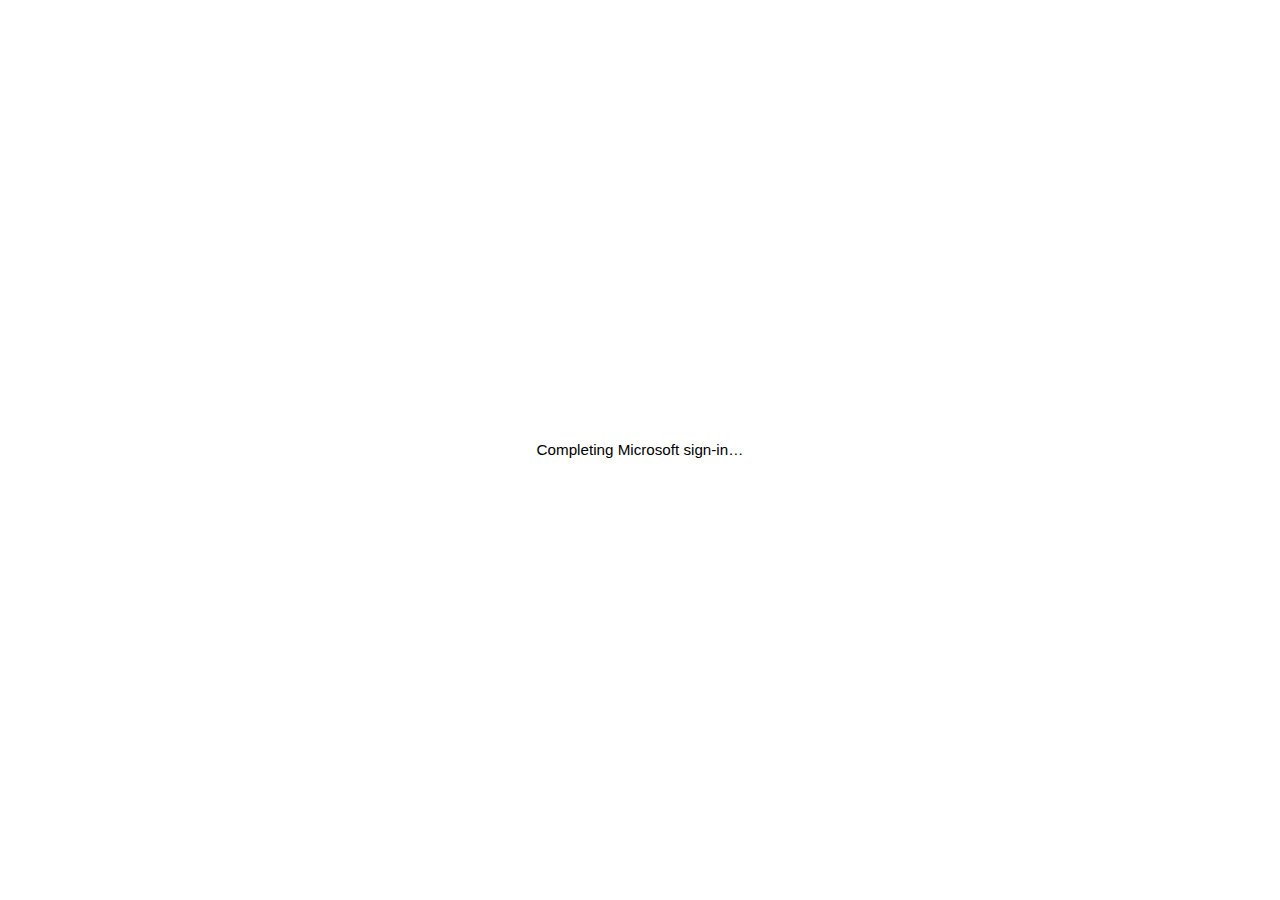
<file: auth.html>
<!DOCTYPE html>
<html lang="en">
<head>
  <meta charset="UTF-8">
  <meta name="viewport" content="width=device-width, initial-scale=1.0">
  <title>Microsoft Authentication</title>
  <style>
    body {
      font-family: "Segoe UI", -apple-system, BlinkMacSystemFont, sans-serif;
      margin: 0;
      min-height: 100vh;
      display: flex;
      align-items: center;
      justify-content: center;
      background: var(--color-body-background);
      color: var(--color-text-primary);
    }
    .message {
      text-align: center;
      max-width: 320px;
      line-height: 1.5;
      font-size: 0.95rem;
    }
  </style>
  <script type="module">
    import { applyColorTheme } from './modules/constants.js';
    applyColorTheme();
  </script>
  <script src="https://alcdn.msauth.net/browser/2.37.0/js/msal-browser.min.js" crossorigin="anonymous"></script>
  <script src="https://res.cdn.office.net/teams-js/v2.17.0/js/MicrosoftTeams.min.js" crossorigin="anonymous"></script>
</head>
<body>
  <div class="message">
    <p>Completing Microsoft sign-in…</p>
  </div>
  <script>
    (async function finishAuthentication() {
      const CLIENT_ID = '64eaf9c0-93d7-4bda-9f02-b343bc459350';
      const TENANT_ID = '6dc7041f-549e-4127-9e89-36f74513bad5';
      const authority = TENANT_ID
        ? `https://login.microsoftonline.com/${TENANT_ID}`
        : 'https://login.microsoftonline.com/common';
      const redirectUri = new URL('auth.html', window.location.href).toString();
      const GRAPH_SCOPES = ['User.Read', 'Files.ReadWrite.All'];
      const REDIRECT_SESSION_KEY = 'bbprogramme:auth-redirect-started';
      const searchParams = new URLSearchParams(window.location.search || '');
      const launchedFromTeams = searchParams.get('teams') === '1';

      async function notifyCompletion(payload) {
        const origin = window.location.origin;
        let teamsInitialised = false;
        const teams = window.microsoftTeams;
        if (teams?.app && typeof teams.app.initialize === 'function') {
          try {
            await teams.app.initialize();
            teamsInitialised = true;
          } catch (teamsInitError) {
            console.debug('Teams SDK initialisation failed in auth window.', teamsInitError);
          }
        }
        if (teamsInitialised && teams?.authentication) {
          try {
            if (payload.success) {
              teams.authentication.notifySuccess(JSON.stringify(payload));
            } else {
              teams.authentication.notifyFailure(payload.error || 'Authentication failed.');
            }
          } catch (teamsNotifyError) {
            console.debug('Unable to notify Teams authentication result.', teamsNotifyError);
          }
        }
        const message = { type: 'bbprogramme-auth-complete', ...payload };
        try {
          if (window.opener && !window.opener.closed) {
            window.opener.postMessage(message, origin);
          }
        } catch (postError) {
          console.debug('Unable to post authentication completion message to opener.', postError);
        }
        try {
          if (window.parent && window.parent !== window) {
            window.parent.postMessage(message, origin);
          }
        } catch (parentPostError) {
          console.debug('Unable to post authentication completion message to parent frame.', parentPostError);
        }
      }

      if (!window.msal || !window.msal.PublicClientApplication) {
        console.error('MSAL browser library unavailable while finishing authentication.');
        await notifyCompletion({ success: false, error: 'MSAL library unavailable.' });
        window.close();
        return;
      }

      const app = new window.msal.PublicClientApplication({
        auth: { clientId: CLIENT_ID, authority, redirectUri },
        cache: { cacheLocation: 'localStorage', storeAuthStateInCookie: false }
      });
      try {
        if (typeof app.initialize === 'function') {
          await app.initialize();
        }
        const result = await app.handleRedirectPromise();
        if (result?.account) {
          app.setActiveAccount(result.account);
        }
        let account = result?.account || null;
        if (!account) {
          const accounts = app.getAllAccounts();
          if (accounts.length) {
            account = accounts[0];
            app.setActiveAccount(account);
          }
        }
        if (!account) {
          if (!window.sessionStorage.getItem(REDIRECT_SESSION_KEY)) {
            window.sessionStorage.setItem(REDIRECT_SESSION_KEY, '1');
            try {
              await app.loginRedirect({
                scopes: GRAPH_SCOPES,
                prompt: 'select_account',
                redirectStartPage: redirectUri
              });
              return;
            } catch (loginError) {
              console.error('Authentication redirect invocation failed.', loginError);
              window.sessionStorage.removeItem(REDIRECT_SESSION_KEY);
              await notifyCompletion({
                success: false,
                error: loginError?.message || String(loginError || 'Unable to start authentication.')
              });
              return;
            }
          } else {
            window.sessionStorage.removeItem(REDIRECT_SESSION_KEY);
            await notifyCompletion({
              success: false,
              error: 'Authentication completed without selecting an account.'
            });
            return;
          }
        } else {
          window.sessionStorage.removeItem(REDIRECT_SESSION_KEY);
        }
        const payload = {
          success: true,
          account: {
            homeAccountId: account.homeAccountId,
            username: account.username,
            name: account.name || null
          }
        };
        await notifyCompletion(payload);
      } catch (error) {
        console.error('Authentication redirect handling failed.', error);
        await notifyCompletion({
          success: false,
          error: error?.message || String(error || 'Unknown error')
        });
      } finally {
        setTimeout(() => {
          try {
            window.close();
          } catch (closeError) {
            console.debug('Unable to close authentication window automatically.', closeError);
          }
        }, 200);
      }
    }());
  </script>
</body>
</html>
</file>
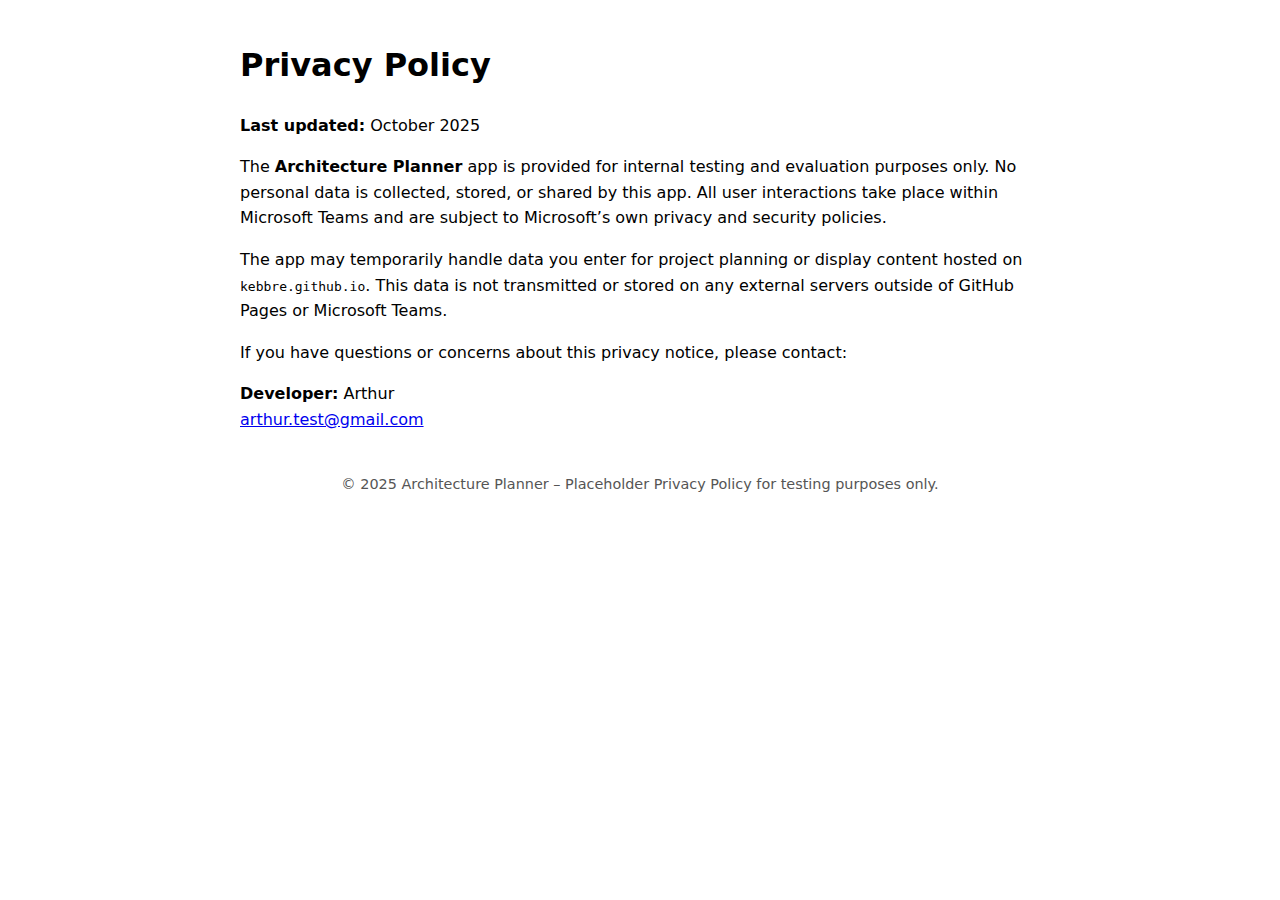
<file: privacy.html>
<!DOCTYPE html>
<html lang="en">
<head>
  <meta charset="UTF-8" />
  <meta name="viewport" content="width=device-width, initial-scale=1.0" />
  <title>Privacy Policy - Architecture Planner</title>
  <style>
    body {
      font-family: system-ui, Arial, sans-serif;
      max-width: 800px;
      margin: 40px auto;
      padding: 0 20px;
      line-height: 1.6;
      background: var(--color-surface-base);
      color: var(--color-text-primary);
    }
    h1 {
      color: var(--color-accent-primary);
    }
    footer {
      margin-top: 40px;
      font-size: 0.9em;
      color: var(--color-text-muted);
      text-align: center;
    }
  </style>
  <script type="module">
    import { applyColorTheme } from './modules/constants.js';
    applyColorTheme();
  </script>
</head>
<body>
  <h1>Privacy Policy</h1>

  <p><strong>Last updated:</strong> October 2025</p>

  <p>
    The <strong>Architecture Planner</strong> app is provided for internal testing and evaluation purposes only. 
    No personal data is collected, stored, or shared by this app. 
    All user interactions take place within Microsoft Teams and are subject to Microsoft’s own privacy and security policies.
  </p>

  <p>
    The app may temporarily handle data you enter for project planning or display content hosted on 
    <code>kebbre.github.io</code>. This data is not transmitted or stored on any external servers outside of GitHub Pages or Microsoft Teams.
  </p>

  <p>
    If you have questions or concerns about this privacy notice, please contact:
  </p>
  <p>
    <strong>Developer:</strong> Arthur <br>
    <a href="mailto:arthur.test@gmail.com">arthur.test@gmail.com</a>
  </p>

  <footer>
    © 2025 Architecture Planner – Placeholder Privacy Policy for testing purposes only.
  </footer>
</body>
</html>
</file>
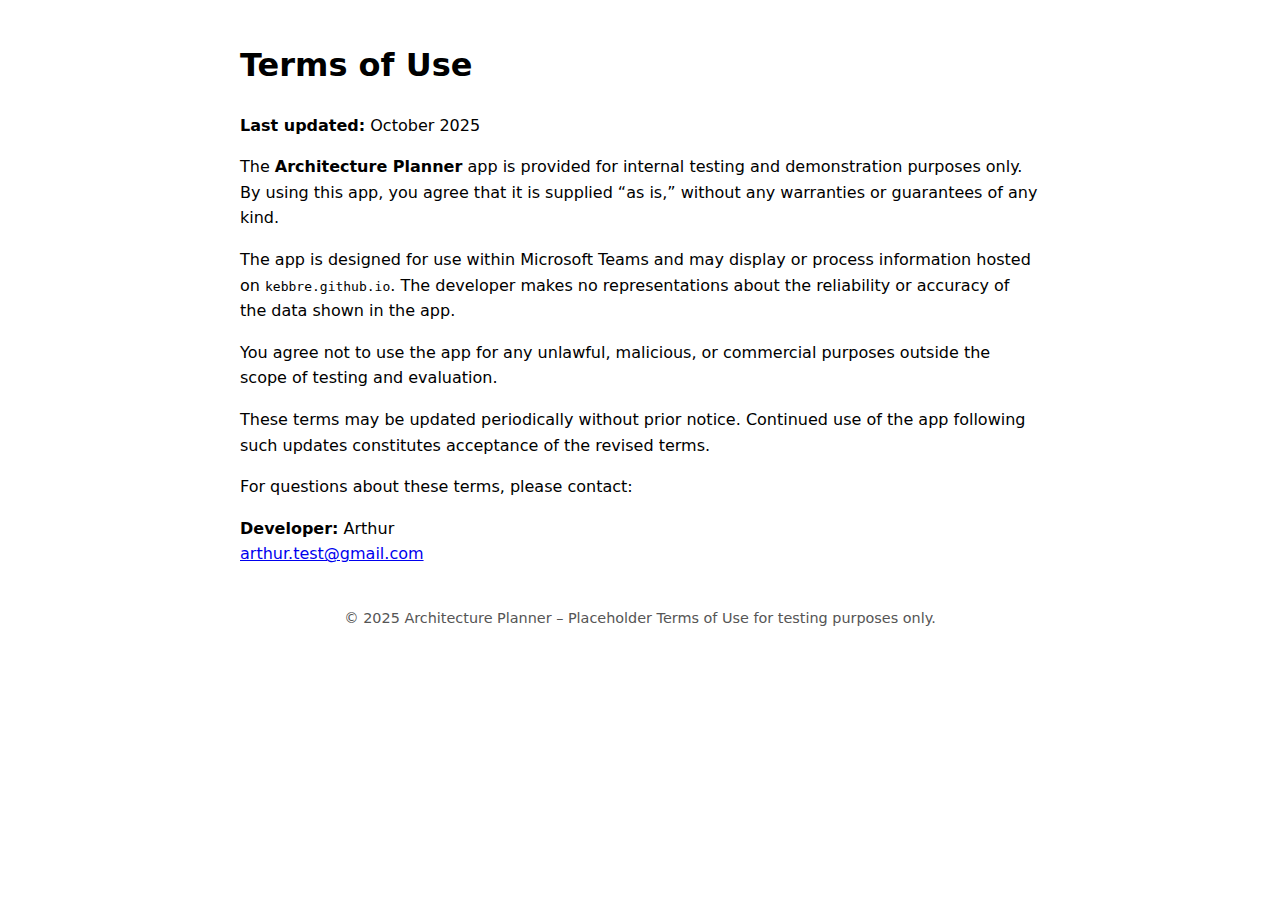
<file: terms.html>
<!DOCTYPE html>
<html lang="en">
<head>
  <meta charset="UTF-8" />
  <meta name="viewport" content="width=device-width, initial-scale=1.0" />
  <title>Terms of Use - Architecture Planner</title>
  <style>
    body {
      font-family: system-ui, Arial, sans-serif;
      max-width: 800px;
      margin: 40px auto;
      padding: 0 20px;
      line-height: 1.6;
      background: var(--color-surface-base);
      color: var(--color-text-primary);
    }
    h1 {
      color: var(--color-accent-primary);
    }
    footer {
      margin-top: 40px;
      font-size: 0.9em;
      color: var(--color-text-muted);
      text-align: center;
    }
  </style>
  <script type="module">
    import { applyColorTheme } from './modules/constants.js';
    applyColorTheme();
  </script>
</head>
<body>
  <h1>Terms of Use</h1>

  <p><strong>Last updated:</strong> October 2025</p>

  <p>
    The <strong>Architecture Planner</strong> app is provided for internal testing and demonstration purposes only. 
    By using this app, you agree that it is supplied “as is,” without any warranties or guarantees of any kind.
  </p>

  <p>
    The app is designed for use within Microsoft Teams and may display or process information hosted on 
    <code>kebbre.github.io</code>. The developer makes no representations about the reliability or accuracy of the data shown in the app.
  </p>

  <p>
    You agree not to use the app for any unlawful, malicious, or commercial purposes outside the scope of testing and evaluation.
  </p>

  <p>
    These terms may be updated periodically without prior notice. Continued use of the app following such updates constitutes acceptance of the revised terms.
  </p>

  <p>
    For questions about these terms, please contact:
  </p>
  <p>
    <strong>Developer:</strong> Arthur <br>
    <a href="mailto:arthur.test@gmail.com">arthur.test@gmail.com</a>
  </p>

  <footer>
    © 2025 Architecture Planner – Placeholder Terms of Use for testing purposes only.
  </footer>
</body>
</html>
</file>
